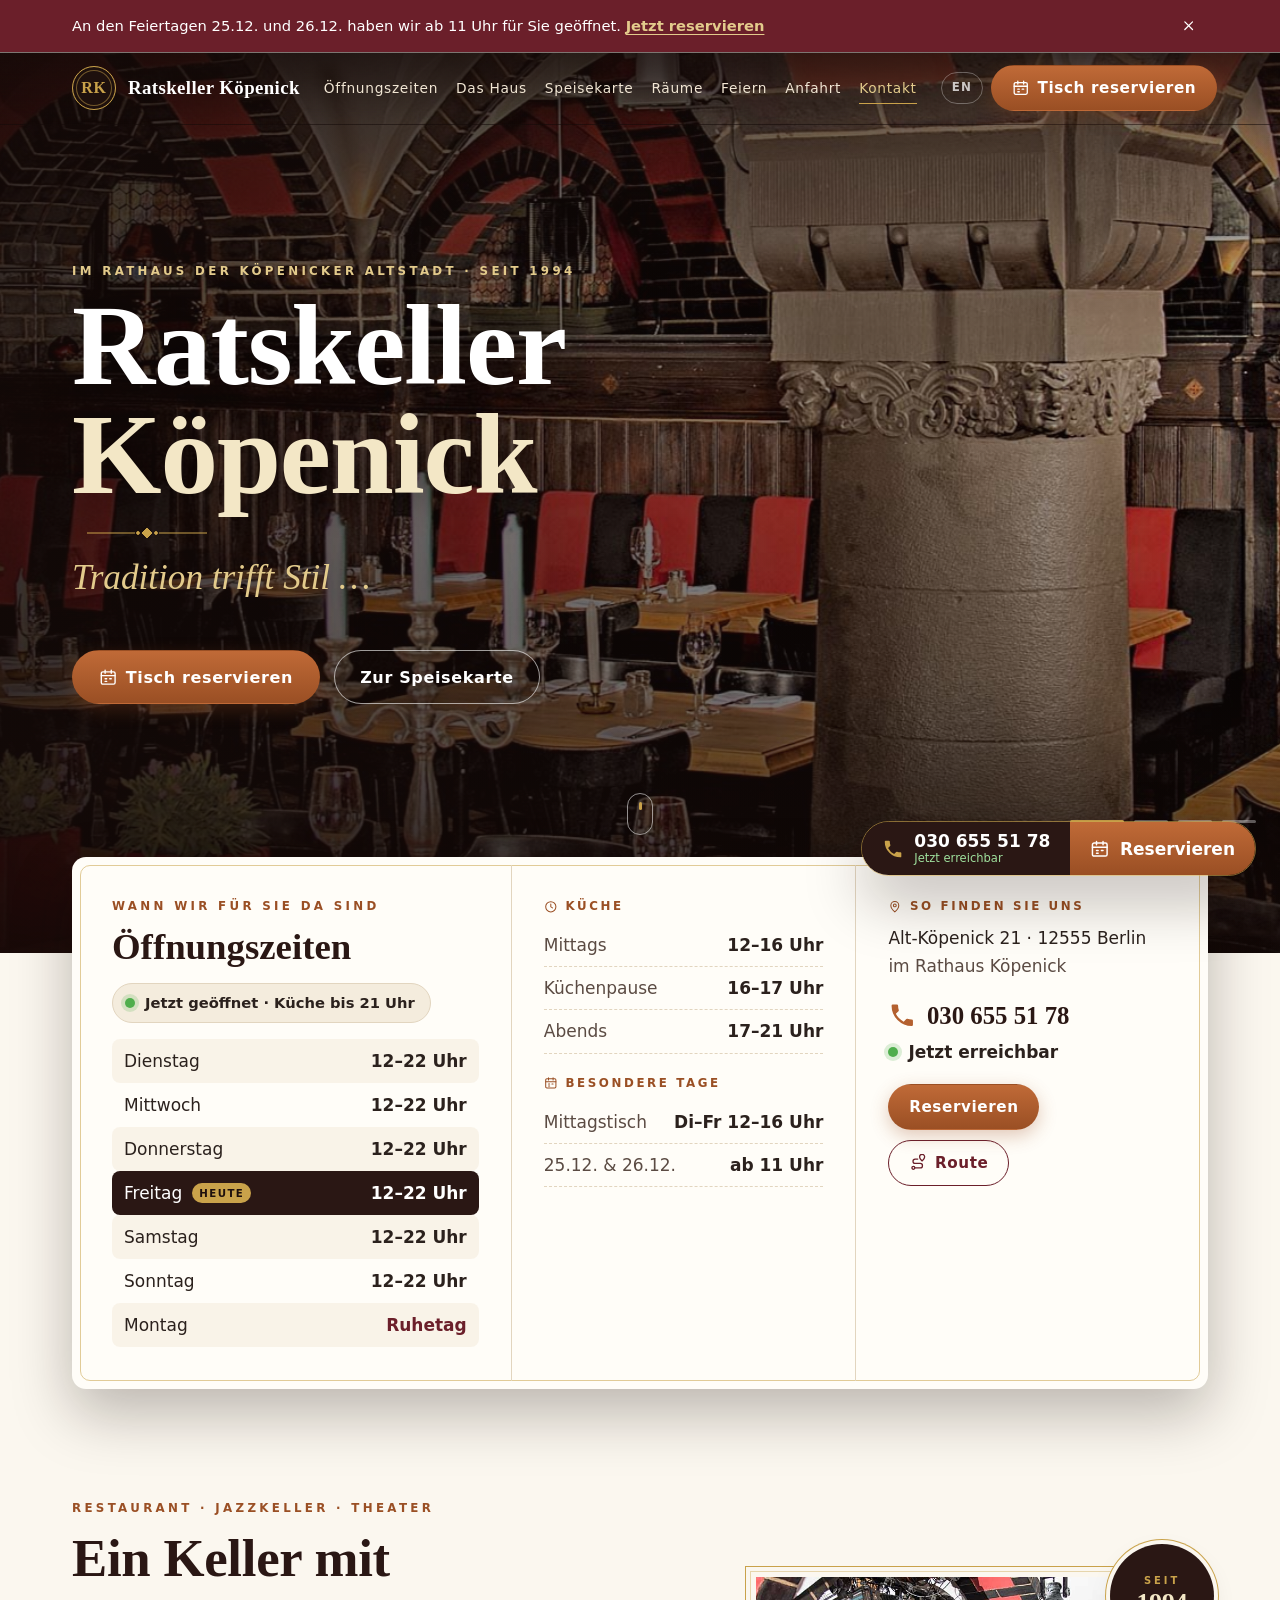
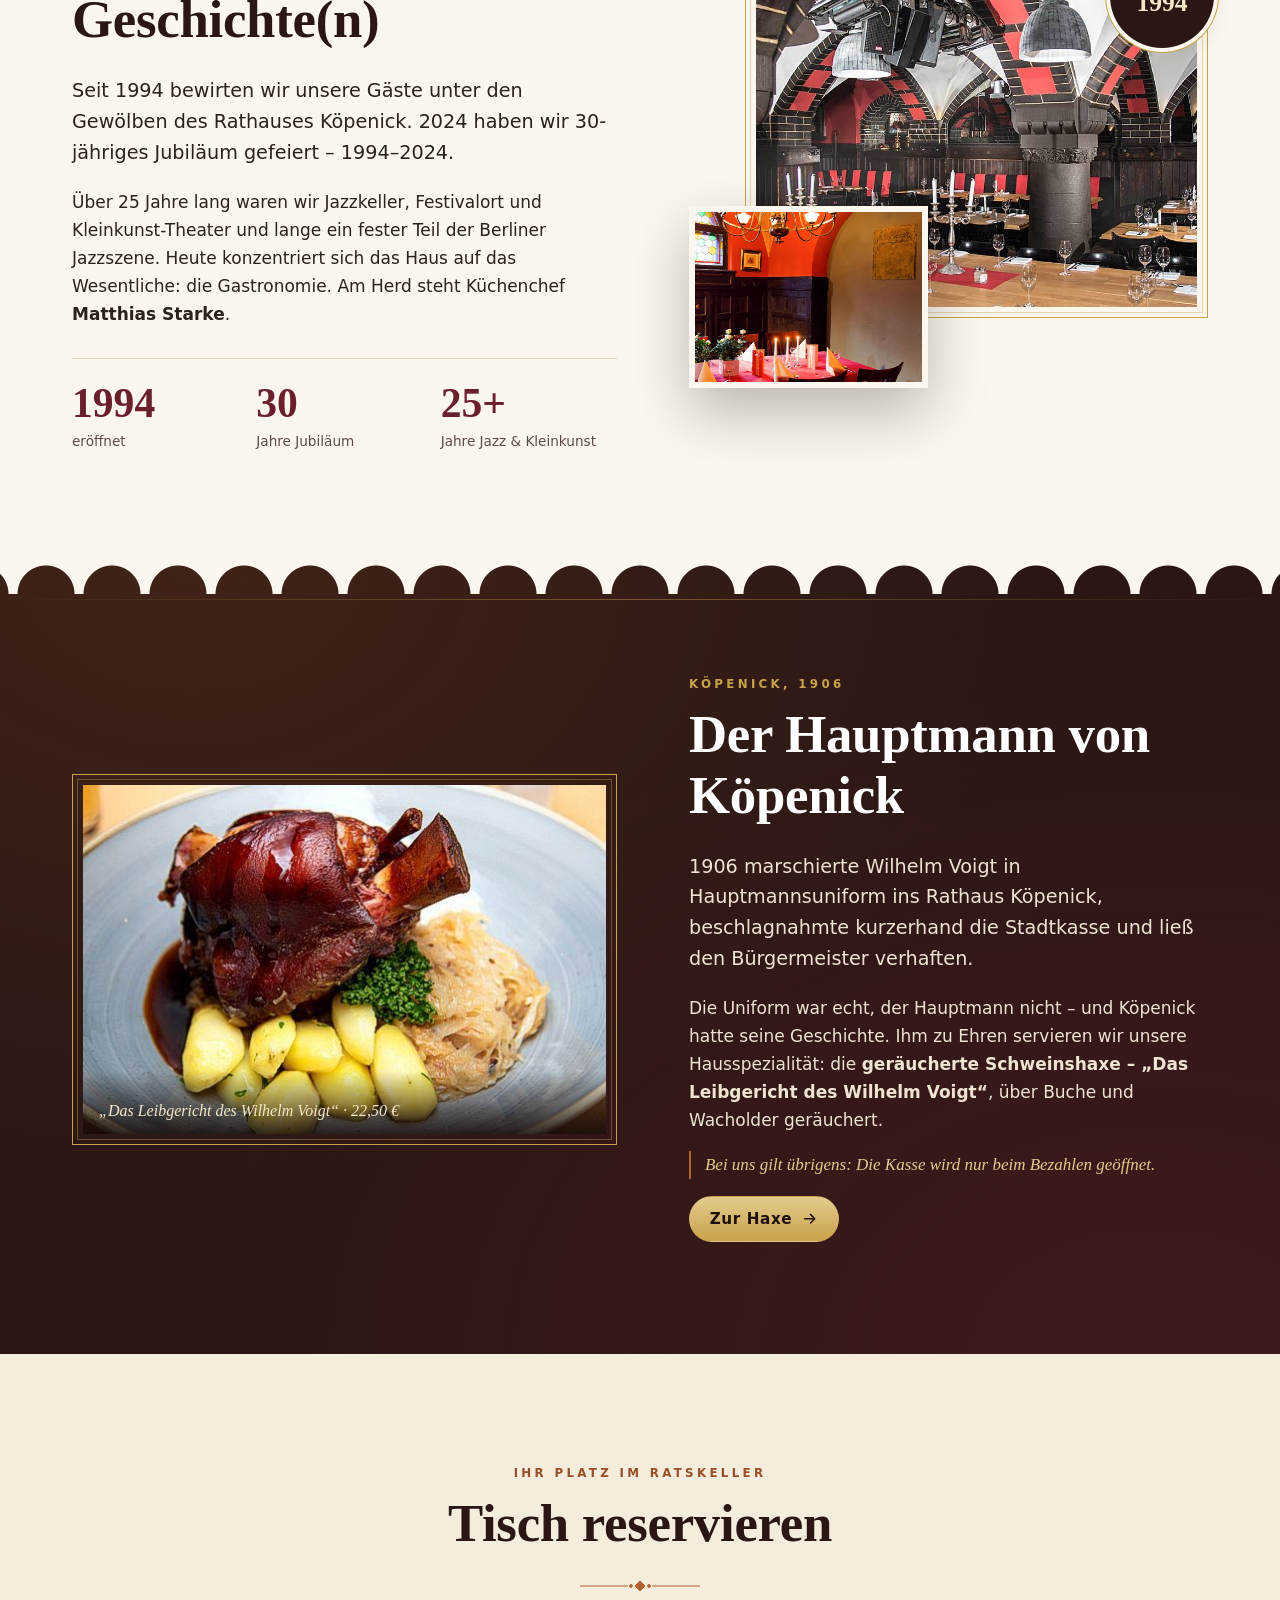
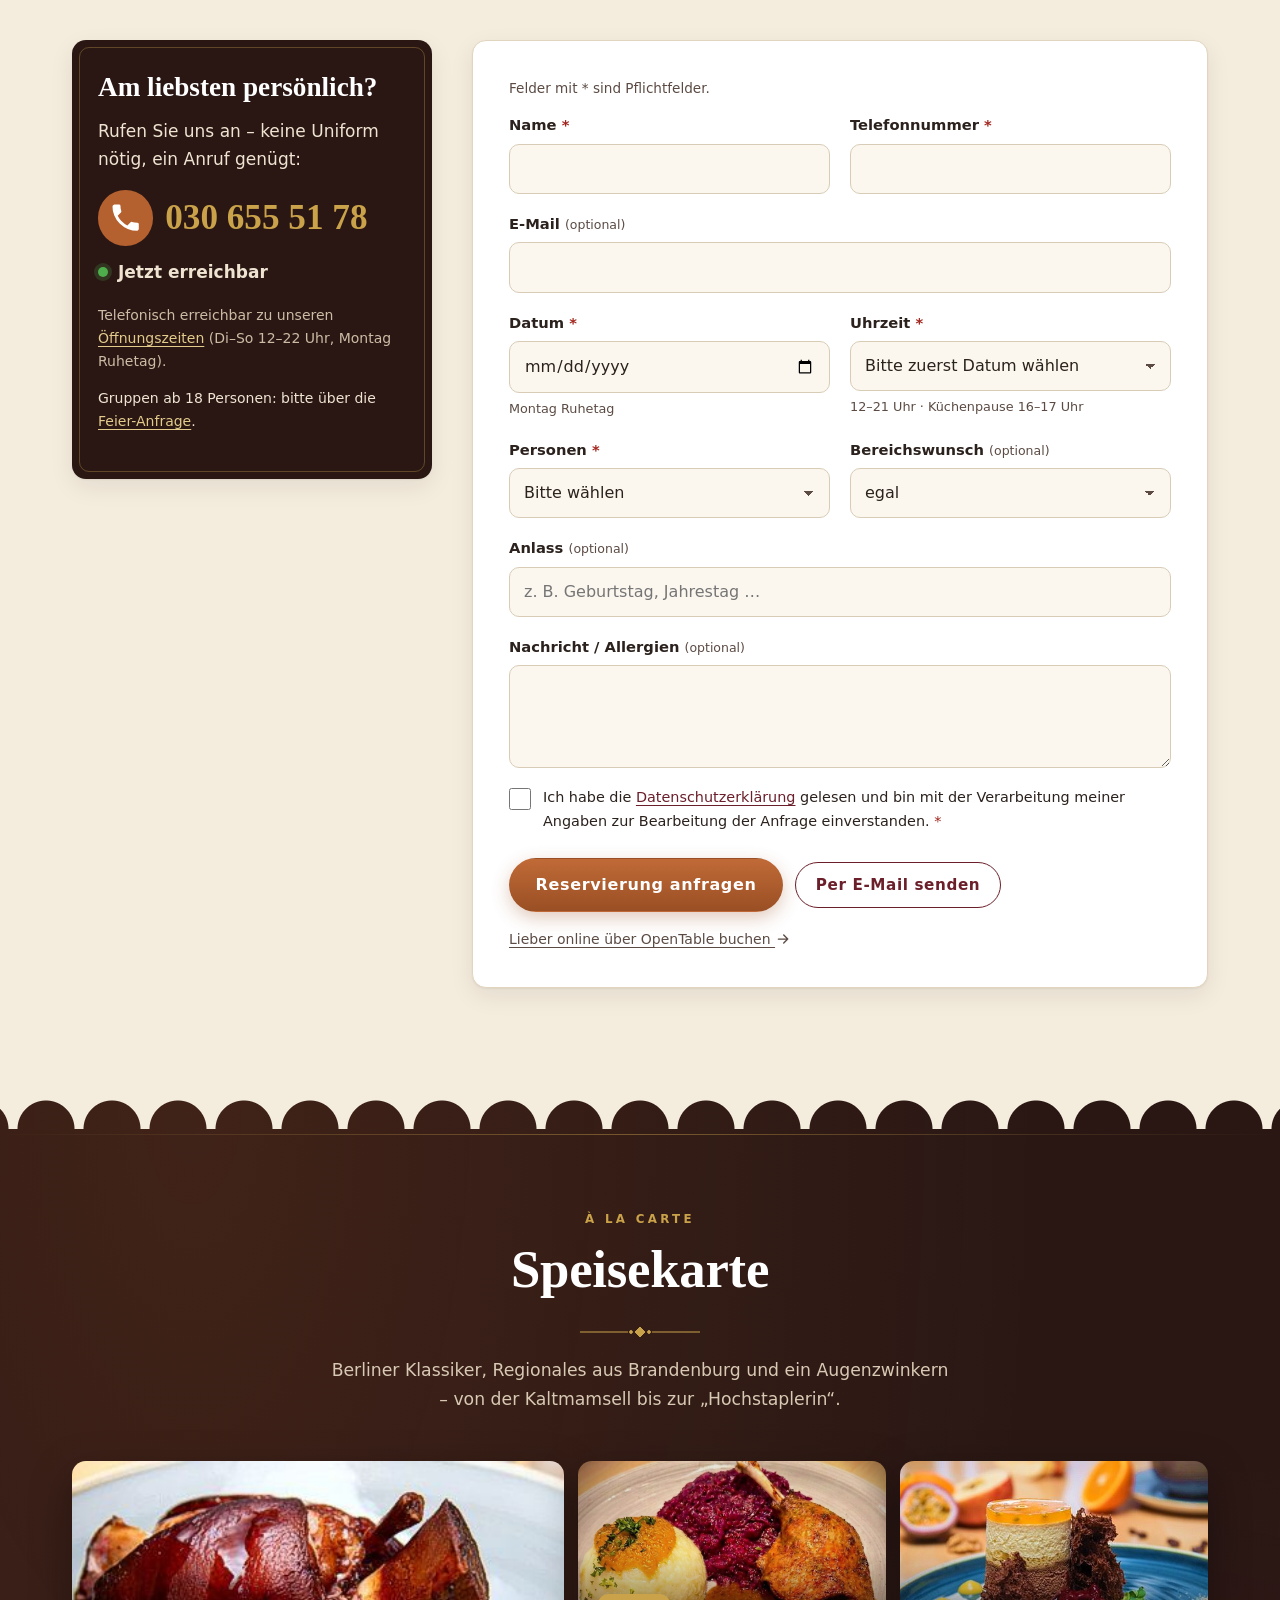
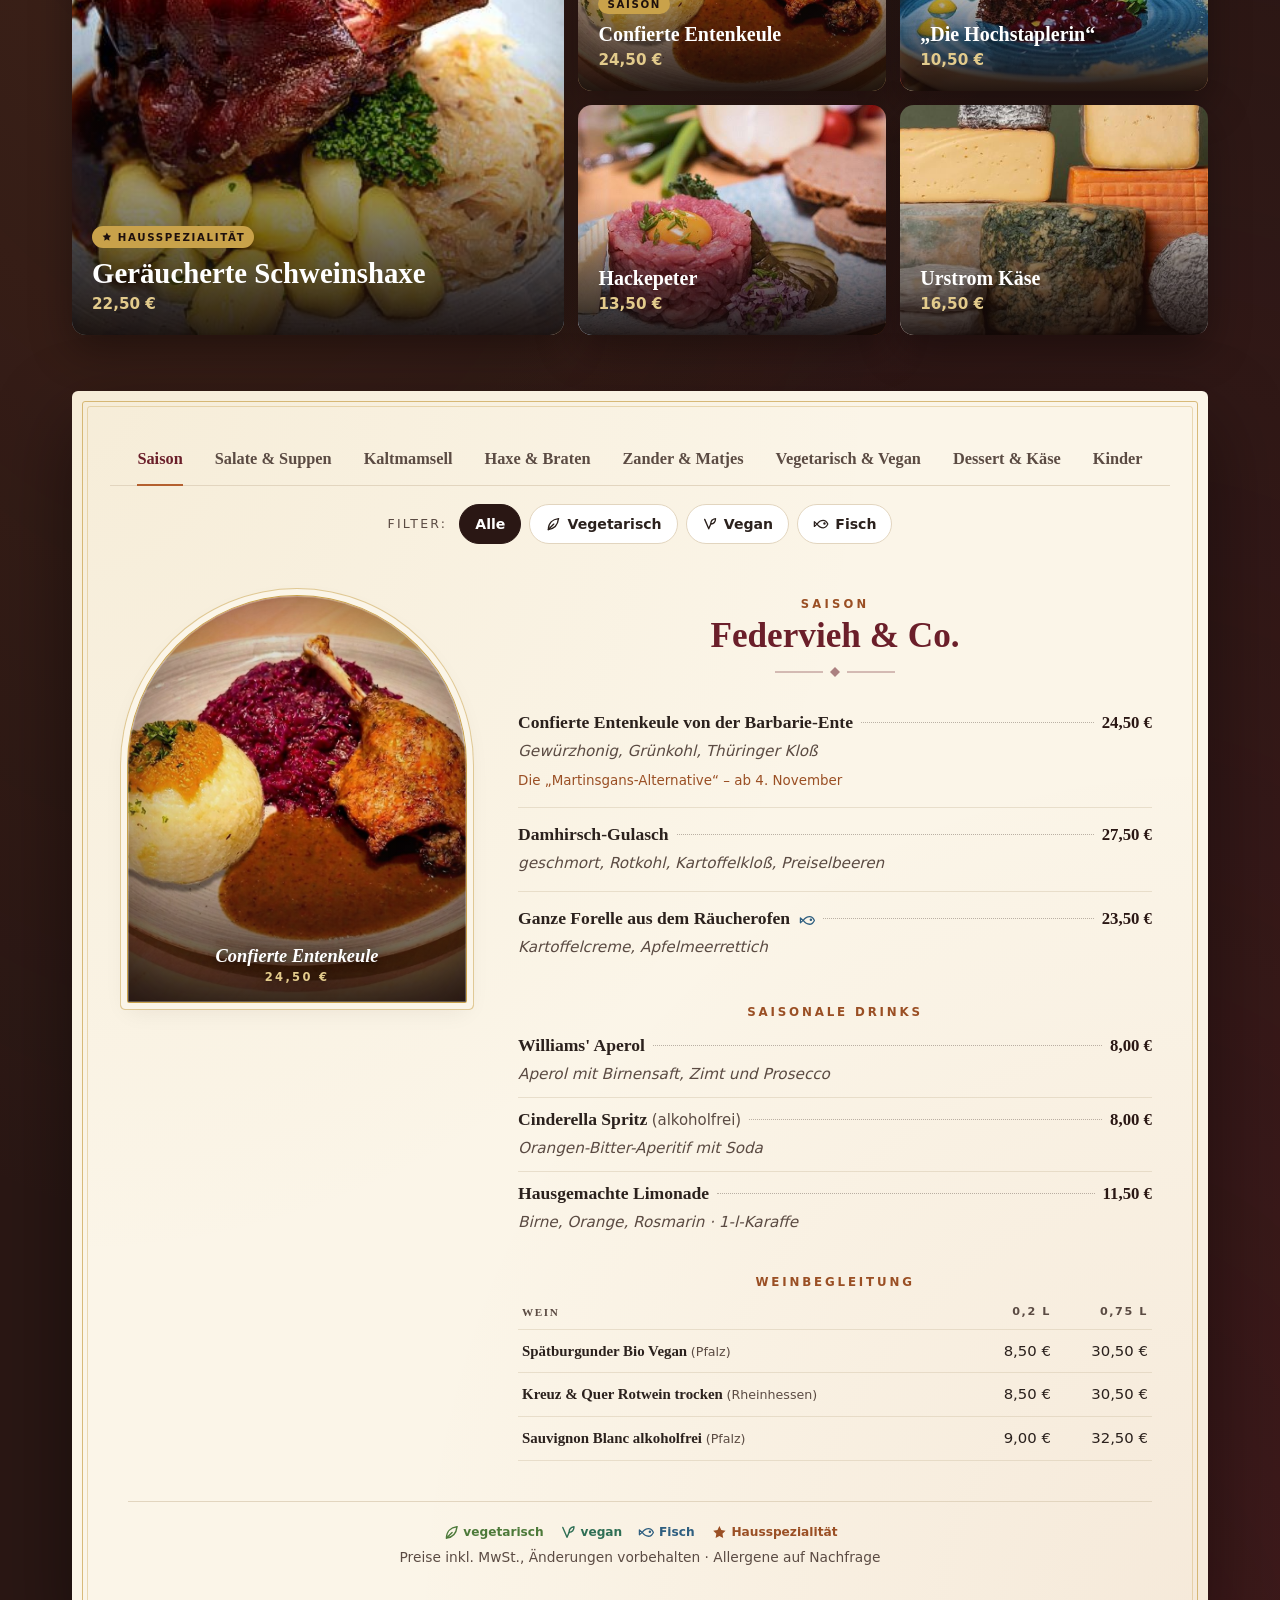
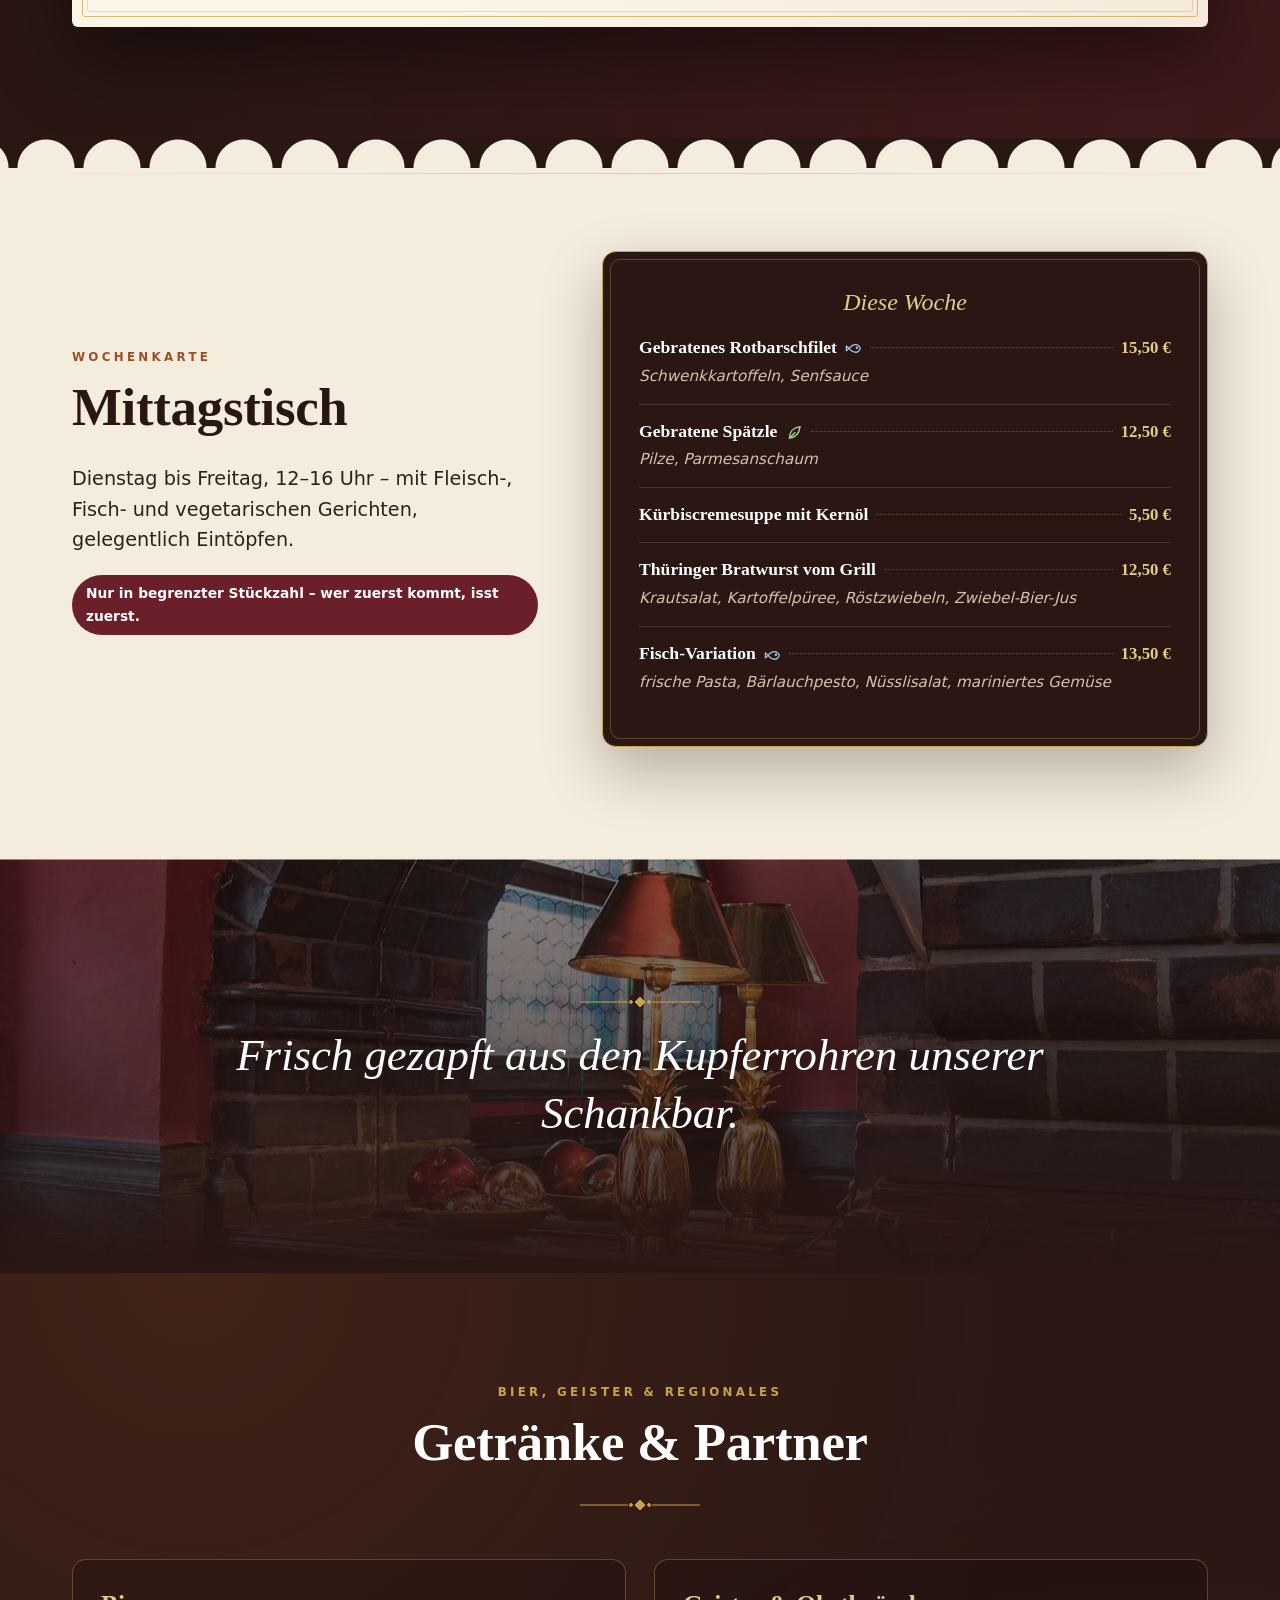
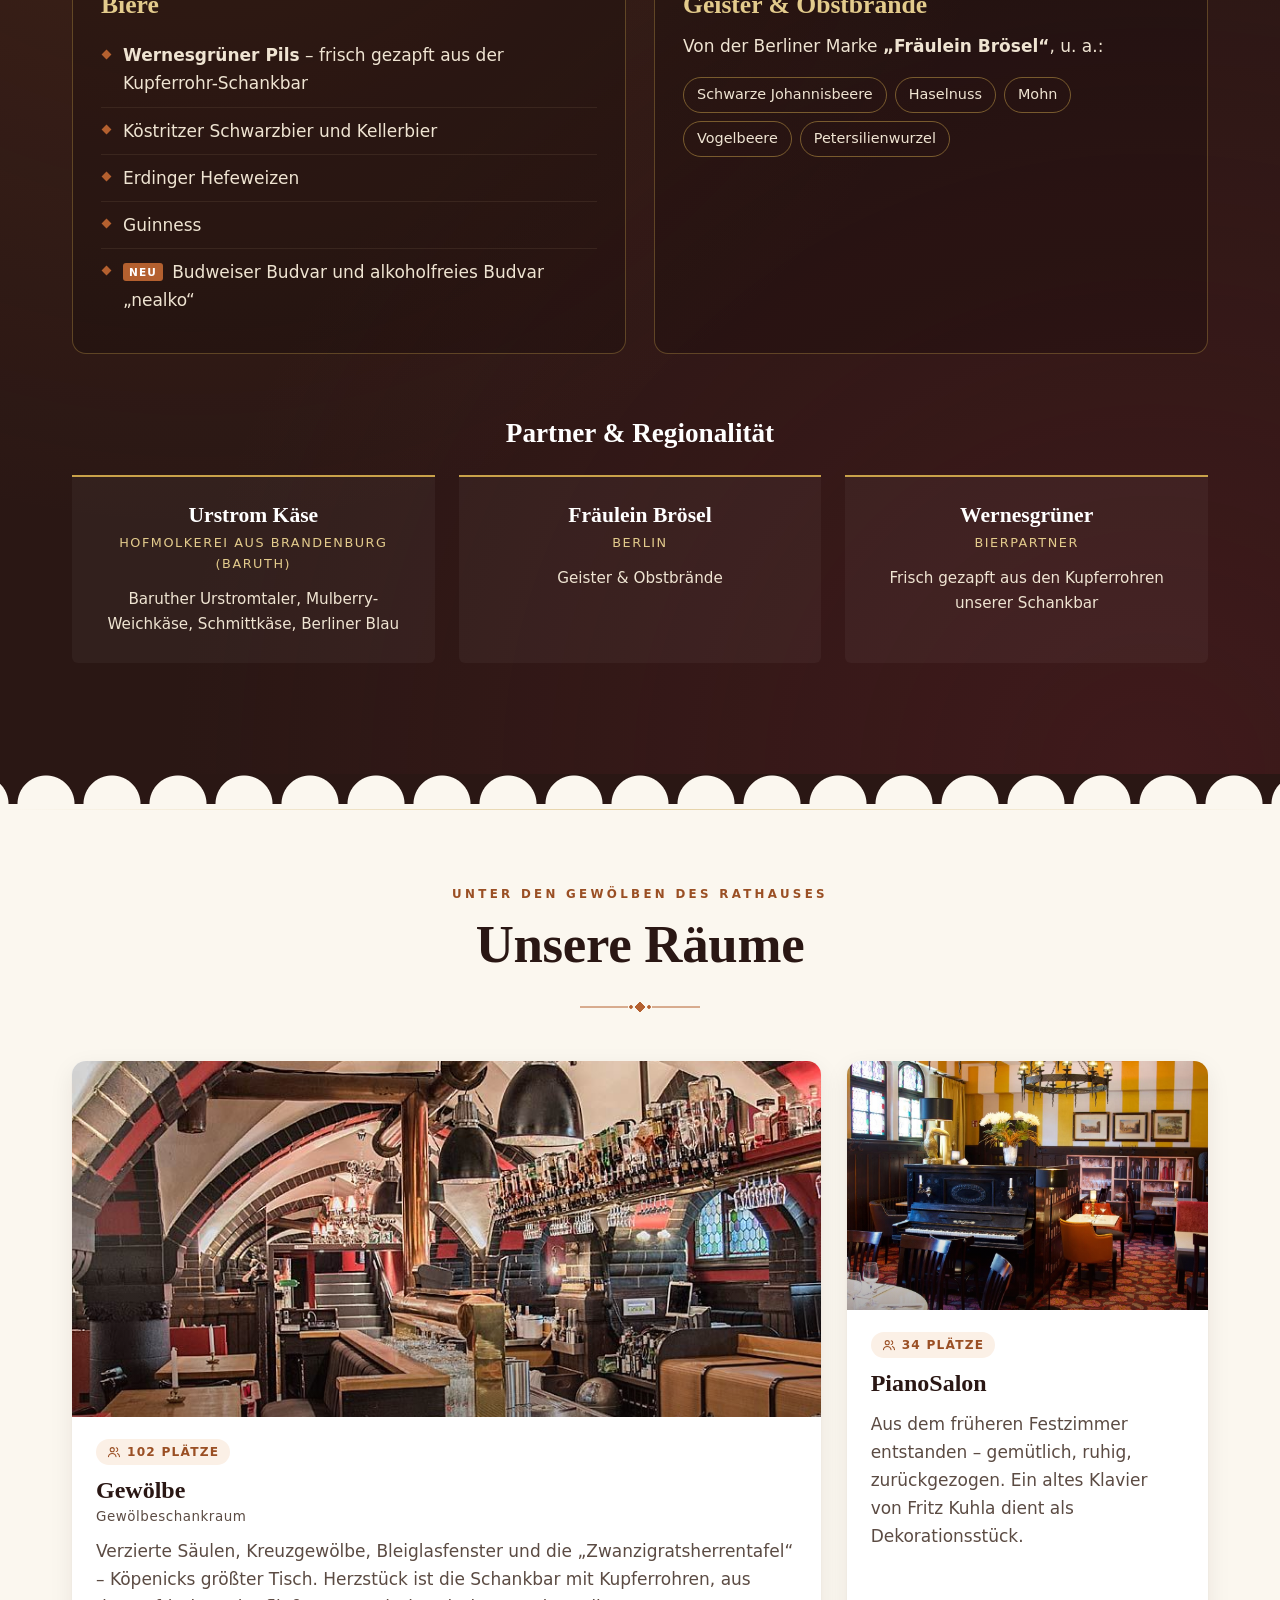
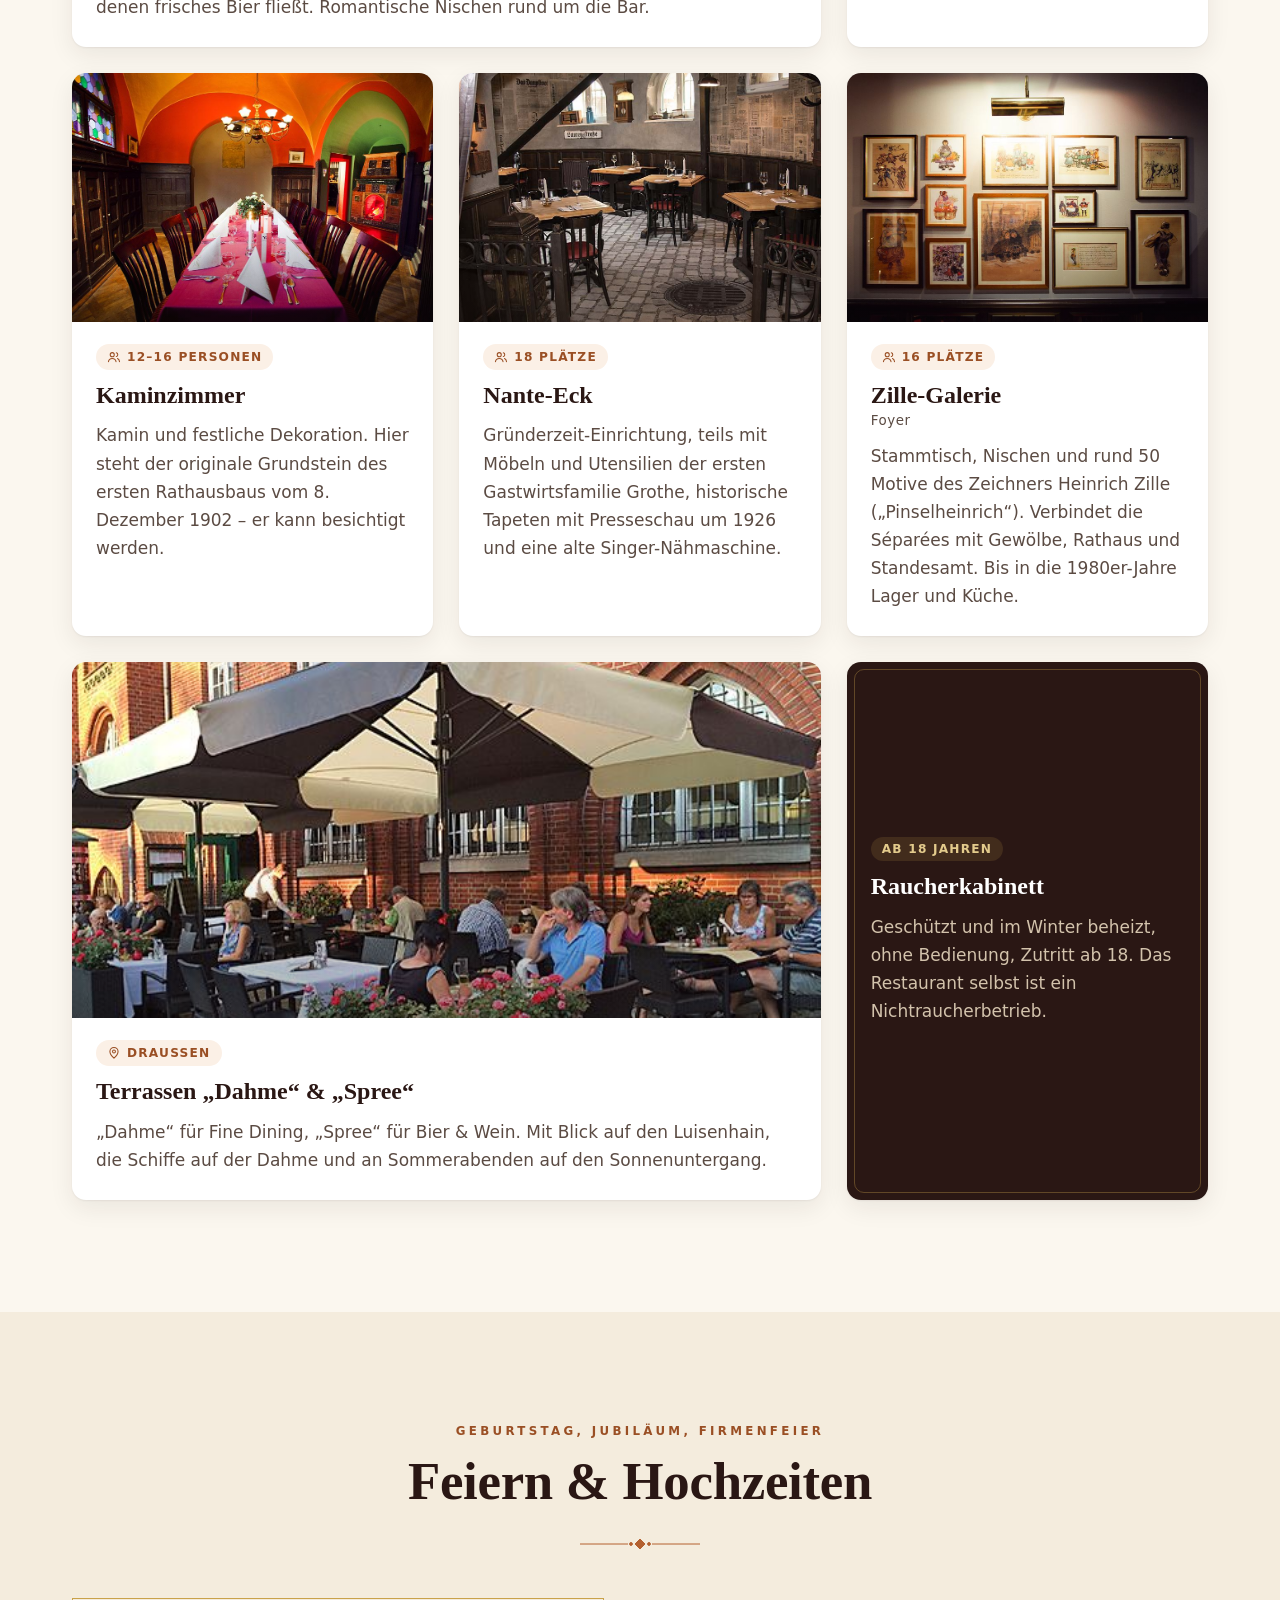
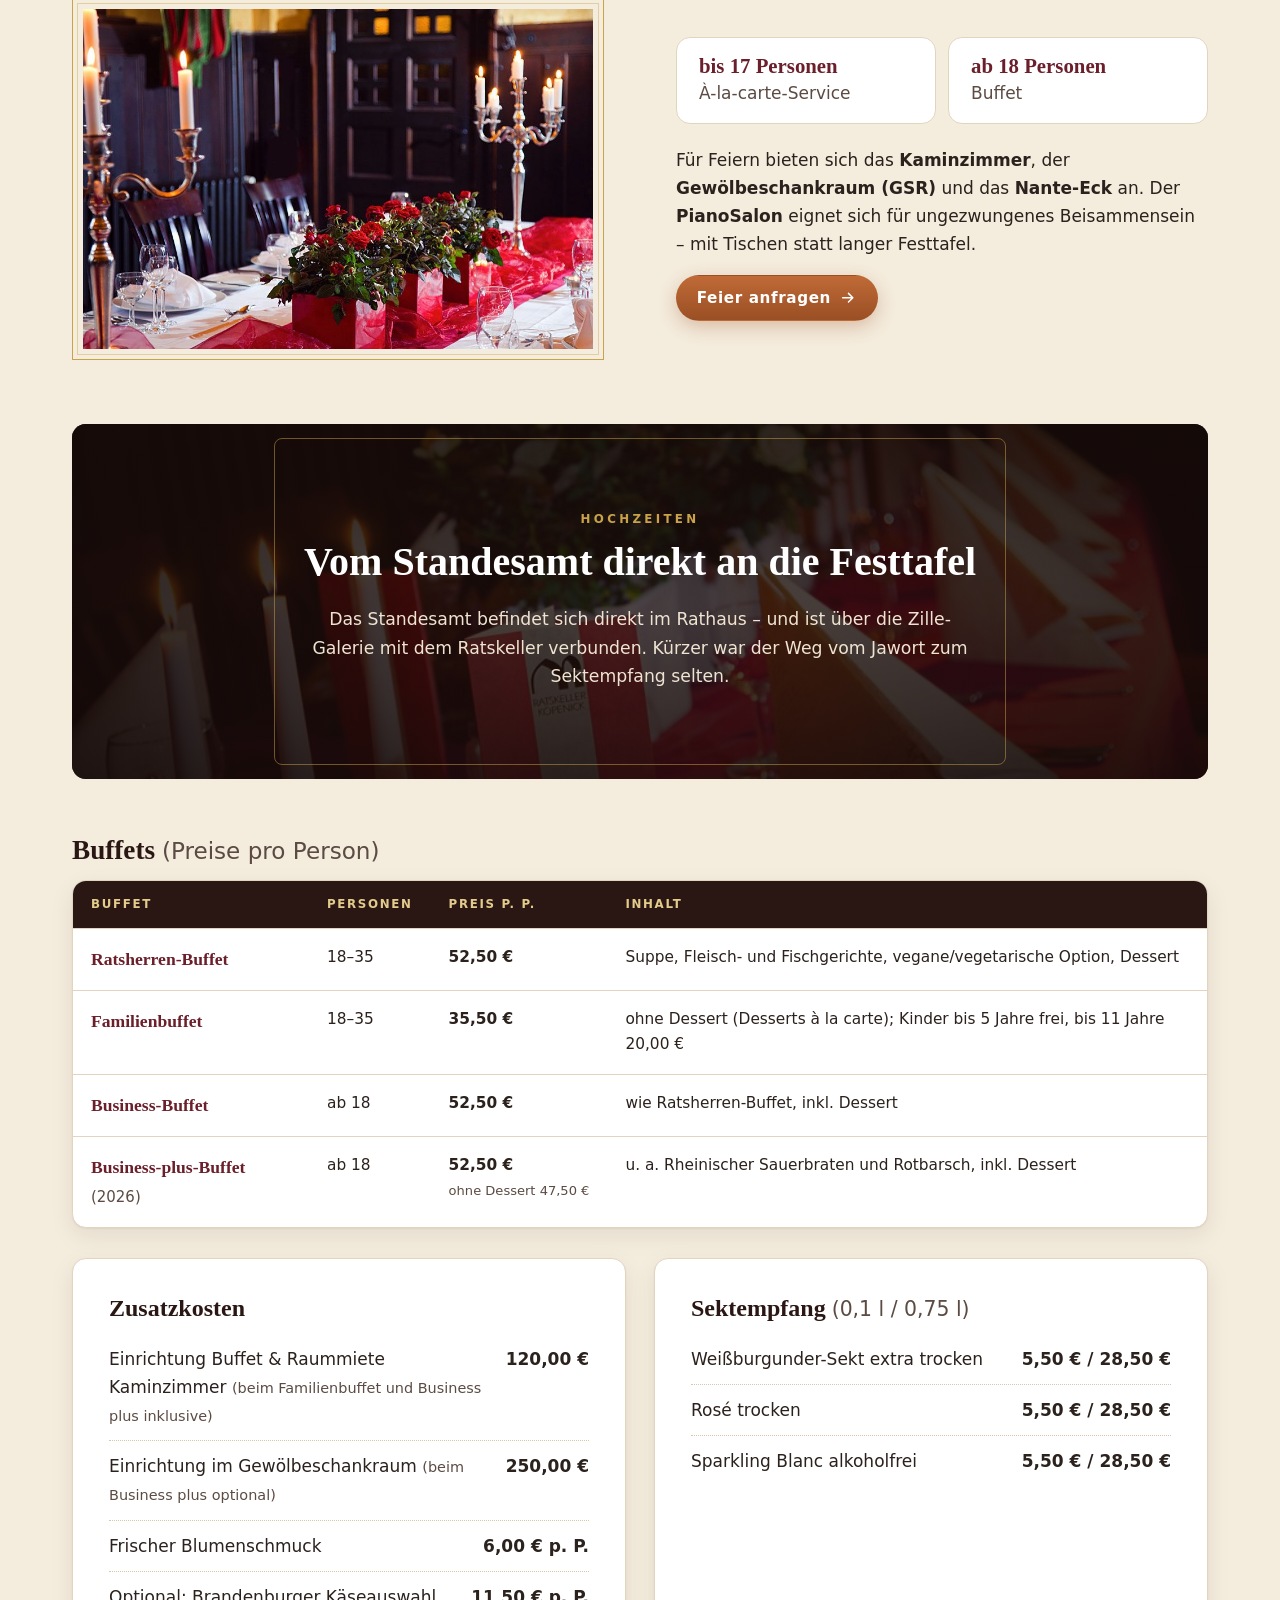
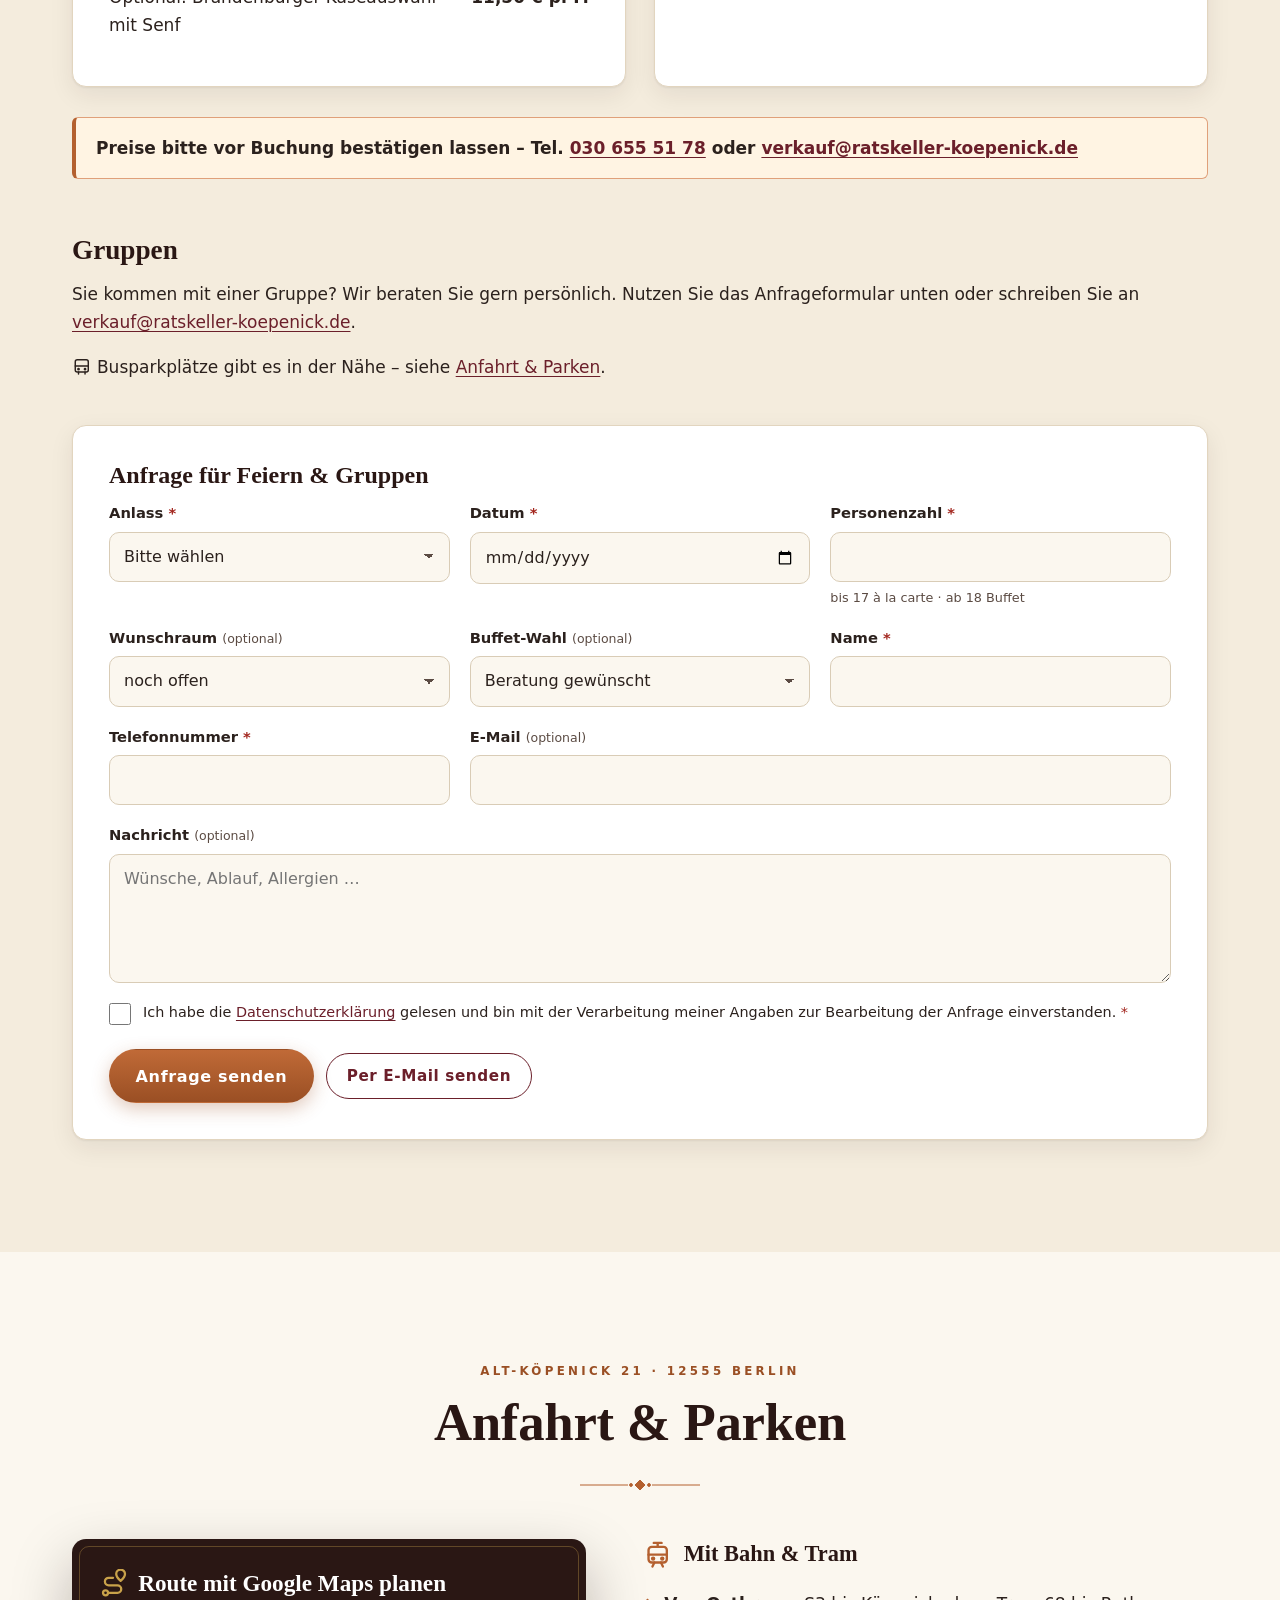
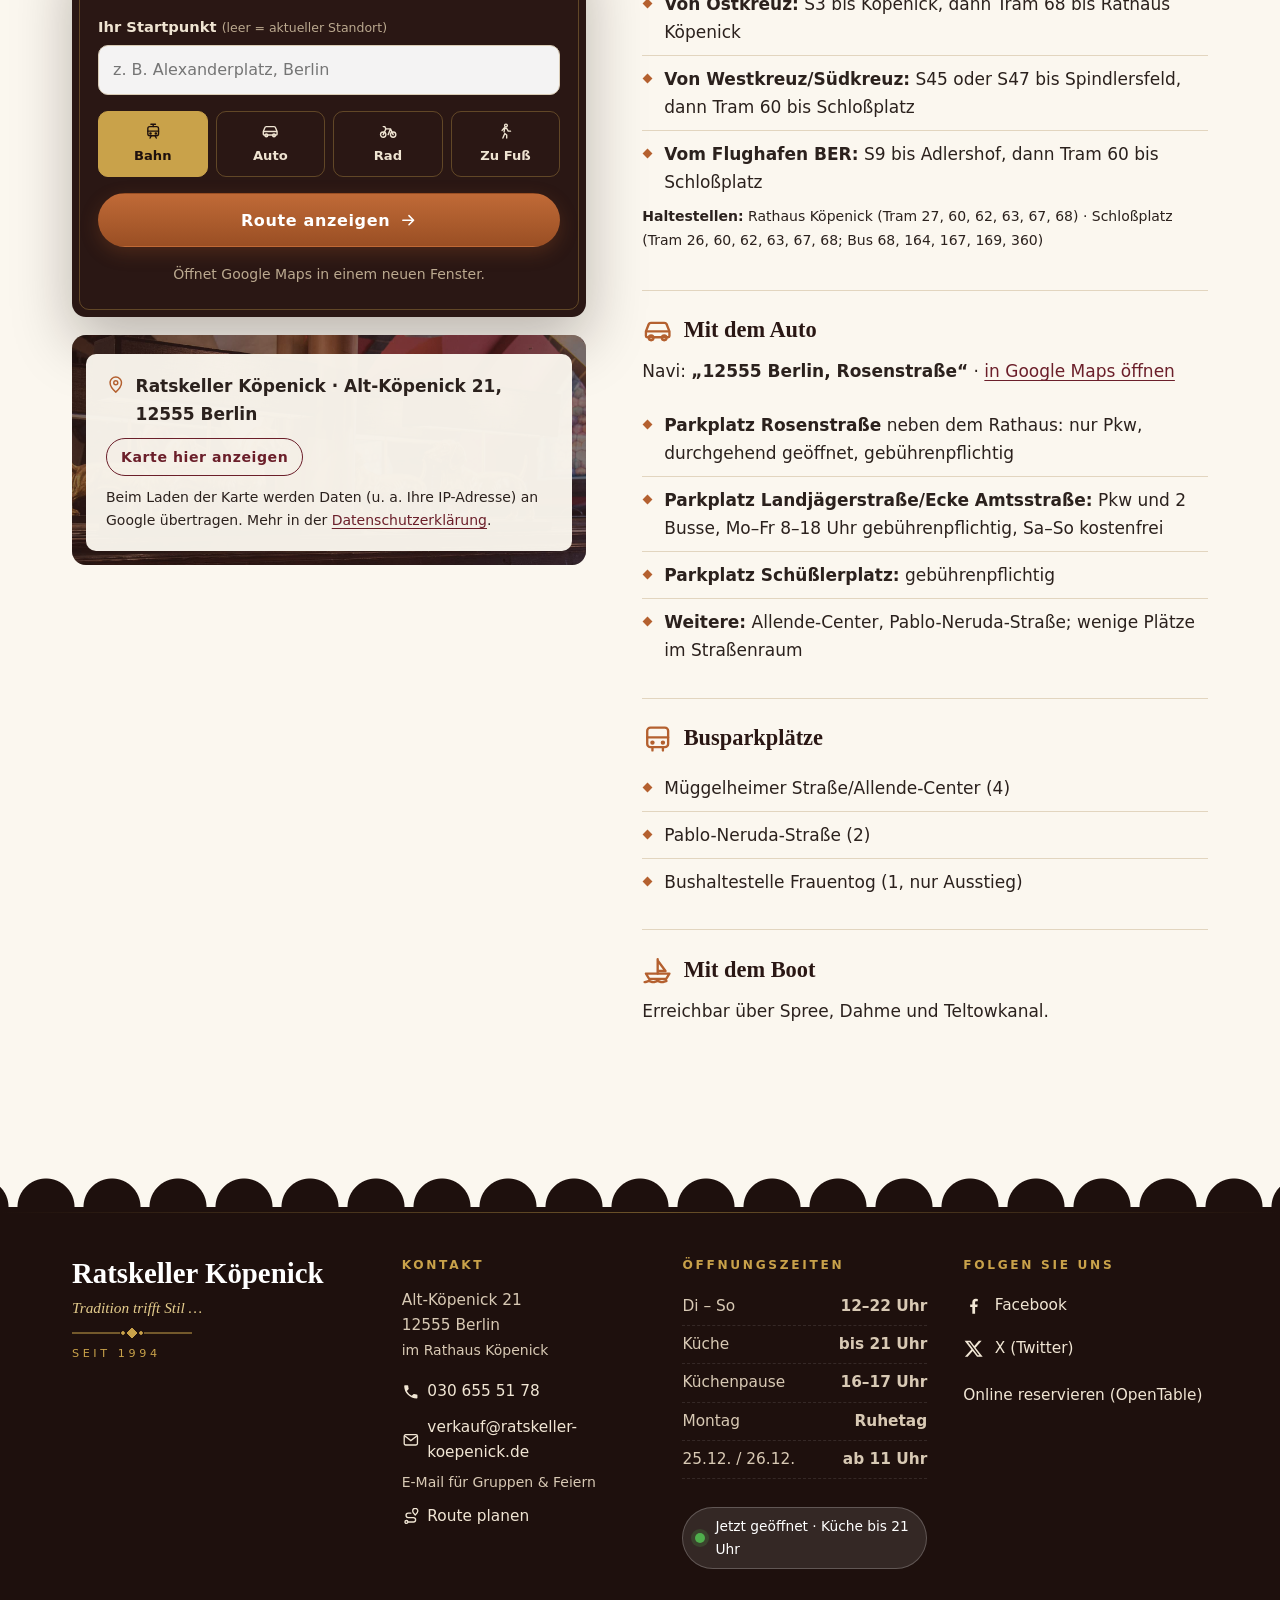
<file: index.html>
<!doctype html>
<html lang="de">
<head>
  <meta charset="utf-8">
  <meta name="viewport" content="width=device-width, initial-scale=1">
  <title>Ratskeller Köpenick – Restaurant im Rathaus Köpenick, Berlin | Tradition trifft Stil</title>
  <meta name="description" content="Ratskeller Köpenick im historischen Rathaus der Köpenicker Altstadt: Berliner und regionale Küche, Gewölbe, PianoSalon, Terrasse an der Dahme, Feiern & Hochzeiten. Di–So 12–22 Uhr. Tel. 030 655 51 78.">
  <meta name="theme-color" content="#1e100d">
  <meta name="robots" content="noindex, nofollow"><!-- Entwurf/Vorschau: vor dem Livegang auf der echten Domain entfernen -->
  <link rel="canonical" href="https://www.ratskeller-koepenick.de/">

  <!-- Open Graph -->
  <meta property="og:type" content="restaurant">
  <meta property="og:locale" content="de_DE">
  <meta property="og:site_name" content="Ratskeller Köpenick">
  <meta property="og:title" content="Ratskeller Köpenick – Tradition trifft Stil">
  <meta property="og:description" content="Restaurant im Rathaus Köpenick seit 1994. Hausspezialität: die geräucherte Schweinshaxe – das Leibgericht des Wilhelm Voigt.">
  <meta property="og:url" content="https://www.ratskeller-koepenick.de/">
  <meta property="og:image" content="https://www.ratskeller-koepenick.de/images/og-image.jpg">
  <meta name="twitter:card" content="summary_large_image">
  <meta name="twitter:site" content="@jazz_in_town">

  <link rel="icon" href="images/favicon.svg" type="image/svg+xml">
  <link rel="preload" as="image" href="images/hero-gewoelbe.jpg">
  <link rel="stylesheet" href="css/style.css">
  <script>document.documentElement.classList.add('js');</script>

  <script type="application/ld+json">
  {
    "@context": "https://schema.org",
    "@type": "Restaurant",
    "name": "Ratskeller Köpenick",
    "legalName": "Ratskeller Köpenick GmbH & Co KG",
    "slogan": "Tradition trifft Stil",
    "url": "https://www.ratskeller-koepenick.de/",
    "image": "https://www.ratskeller-koepenick.de/images/og-image.jpg",
    "telephone": "+49 30 6555178",
    "email": "verkauf@ratskeller-koepenick.de",
    "foundingDate": "1994",
    "address": {
      "@type": "PostalAddress",
      "streetAddress": "Alt-Köpenick 21",
      "postalCode": "12555",
      "addressLocality": "Berlin",
      "addressCountry": "DE"
    },
    "hasMap": "https://www.google.com/maps/search/?api=1&query=Ratskeller+K%C3%B6penick+Alt-K%C3%B6penick+21+12555+Berlin",
    "openingHoursSpecification": [
      {
        "@type": "OpeningHoursSpecification",
        "dayOfWeek": ["Tuesday", "Wednesday", "Thursday", "Friday", "Saturday", "Sunday"],
        "opens": "12:00",
        "closes": "22:00"
      }
    ],
    "servesCuisine": ["Deutsche Küche", "Berliner Küche", "Regionale Küche"],
    "priceRange": "€€",
    "acceptsReservations": "True",
    "menu": "https://www.ratskeller-koepenick.de/#speisekarte",
    "sameAs": [
      "https://www.facebook.com/RatskellerKoepenick",
      "https://x.com/jazz_in_town"
    ]
  }
  </script>

  <script src="data/config.js" defer></script>
  <script src="data/wochenkarte.js" defer></script>
  <script src="js/main.js" defer></script>
</head>
<body>

<!-- ===== Icon-Sprite ===== -->
<svg class="sprite" aria-hidden="true" focusable="false" xmlns="http://www.w3.org/2000/svg">
  <symbol id="i-phone" viewBox="0 0 24 24"><path fill="currentColor" d="M6.6 10.8a15.1 15.1 0 0 0 6.6 6.6l2.2-2.2a1 1 0 0 1 1-.25c1.12.37 2.33.57 3.6.57a1 1 0 0 1 1 1V20a1 1 0 0 1-1 1A17 17 0 0 1 3 4a1 1 0 0 1 1-1h3.5a1 1 0 0 1 1 1c0 1.25.2 2.45.57 3.57a1 1 0 0 1-.25 1z"/></symbol>
  <symbol id="i-cal" viewBox="0 0 24 24"><g fill="none" stroke="currentColor" stroke-width="1.8" stroke-linecap="round"><rect x="3" y="5" width="18" height="16" rx="2"/><path d="M3 10h18M8 3v4M16 3v4M8 14h2M14 14h2M8 17.5h2"/></g></symbol>
  <symbol id="i-clock" viewBox="0 0 24 24"><g fill="none" stroke="currentColor" stroke-width="1.8" stroke-linecap="round"><circle cx="12" cy="12" r="9"/><path d="M12 7v5l3 2"/></g></symbol>
  <symbol id="i-pin" viewBox="0 0 24 24"><g fill="none" stroke="currentColor" stroke-width="1.8"><path d="M12 21s-7-6.2-7-11.5A7 7 0 0 1 19 9.5C19 14.8 12 21 12 21z"/><circle cx="12" cy="9.5" r="2.5"/></g></symbol>
  <symbol id="i-mail" viewBox="0 0 24 24"><g fill="none" stroke="currentColor" stroke-width="1.8"><rect x="3" y="5" width="18" height="14" rx="2"/><path d="m3.5 6.5 8.5 6.5 8.5-6.5"/></g></symbol>
  <symbol id="i-leaf" viewBox="0 0 24 24"><g fill="none" stroke="currentColor" stroke-width="2" stroke-linecap="round"><path d="M5 20c0-9 6-15 15-16-1 9-6 15-15 16z"/><path d="M5 20l8-8"/></g></symbol>
  <symbol id="i-vegan" viewBox="0 0 24 24"><g fill="none" stroke="currentColor" stroke-width="2" stroke-linecap="round" stroke-linejoin="round"><path d="M4 5l6 14 3-7"/><path d="M13 12c0-5 3-7.5 7-8 0 4.5-2.5 7.5-7 8z"/></g></symbol>
  <symbol id="i-fish" viewBox="0 0 24 24"><g fill="none" stroke="currentColor" stroke-width="1.8" stroke-linejoin="round"><path d="M6 12c2.5-3.6 5.8-5.5 9.2-5.5 3 0 5.3 2.3 6.8 5.5-1.5 3.2-3.8 5.5-6.8 5.5C11.8 17.5 8.5 15.6 6 12z"/><path d="M6 12 2 8.5v7z"/><circle cx="17" cy="11" r=".9" fill="currentColor"/></g></symbol>
  <symbol id="i-star" viewBox="0 0 24 24"><path fill="currentColor" d="m12 3 2.7 5.6 6.1.9-4.4 4.3 1 6.1L12 17l-5.4 2.9 1-6.1L3.2 9.5l6.1-.9z"/></symbol>
  <symbol id="i-menu" viewBox="0 0 24 24"><path fill="none" stroke="currentColor" stroke-width="2" stroke-linecap="round" d="M4 7h16M4 12h16M4 17h16"/></symbol>
  <symbol id="i-close" viewBox="0 0 24 24"><path fill="none" stroke="currentColor" stroke-width="2" stroke-linecap="round" d="M6 6l12 12M18 6 6 18"/></symbol>
  <symbol id="i-users" viewBox="0 0 24 24"><g fill="none" stroke="currentColor" stroke-width="1.8" stroke-linecap="round"><circle cx="9" cy="8" r="3.5"/><path d="M2.5 20c.6-3.6 3.2-5.5 6.5-5.5s5.9 1.9 6.5 5.5"/><path d="M16 4.8a3.3 3.3 0 0 1 0 6.4M18 14.8c2 .7 3.2 2.4 3.5 5.2"/></g></symbol>
  <symbol id="i-tram" viewBox="0 0 24 24"><g fill="none" stroke="currentColor" stroke-width="1.8" stroke-linecap="round"><rect x="5" y="6" width="14" height="12" rx="2.5"/><path d="M5 12h14M9 3h6M12 3v3M8 21l1.5-3M16 21l-1.5-3"/><circle cx="8.5" cy="15" r=".8" fill="currentColor"/><circle cx="15.5" cy="15" r=".8" fill="currentColor"/></g></symbol>
  <symbol id="i-car" viewBox="0 0 24 24"><g fill="none" stroke="currentColor" stroke-width="1.8" stroke-linejoin="round"><path d="M3 16v-3.5l2-5A2 2 0 0 1 6.9 6h10.2a2 2 0 0 1 1.9 1.5l2 5V16a1 1 0 0 1-1 1H4a1 1 0 0 1-1-1z"/><path d="M3 12.5h18"/><circle cx="7" cy="17.5" r="1.8"/><circle cx="17" cy="17.5" r="1.8"/></g></symbol>
  <symbol id="i-walk" viewBox="0 0 24 24"><g fill="none" stroke="currentColor" stroke-width="1.8" stroke-linecap="round" stroke-linejoin="round"><circle cx="13" cy="4.5" r="1.8"/><path d="m9 21 2.5-6 2.5 2v4M8 11l3-3.5 3 1 2 3.5h3M11.5 8l-1 5"/></g></symbol>
  <symbol id="i-bike" viewBox="0 0 24 24"><g fill="none" stroke="currentColor" stroke-width="1.8" stroke-linecap="round" stroke-linejoin="round"><circle cx="5.5" cy="16.5" r="3.5"/><circle cx="18.5" cy="16.5" r="3.5"/><path d="M5.5 16.5 9 9h6l3.5 7.5M9 9 7.5 6H5.5M12 16.5 15 9"/></g></symbol>
  <symbol id="i-boat" viewBox="0 0 24 24"><g fill="none" stroke="currentColor" stroke-width="1.8" stroke-linecap="round" stroke-linejoin="round"><path d="M3 15h18l-2.5 4h-13z"/><path d="M12 4v11M12 5l6 8h-6"/><path d="M2 21.5c1.5 0 2-.8 3.3-.8s1.8.8 3.3.8 2-.8 3.4-.8 1.8.8 3.3.8 2-.8 3.4-.8"/></g></symbol>
  <symbol id="i-bus" viewBox="0 0 24 24"><g fill="none" stroke="currentColor" stroke-width="1.8" stroke-linecap="round"><rect x="4" y="3.5" width="16" height="15" rx="2.5"/><path d="M4 11h16M8 21v-2.5M16 21v-2.5"/><circle cx="8" cy="15" r=".8" fill="currentColor"/><circle cx="16" cy="15" r=".8" fill="currentColor"/></g></symbol>
  <symbol id="i-fb" viewBox="0 0 24 24"><path fill="currentColor" d="M13.5 21v-7.5H16l.4-3h-2.9V8.6c0-.9.3-1.5 1.5-1.5h1.5V4.4a20 20 0 0 0-2.3-.1c-2.3 0-3.8 1.4-3.8 3.9v2.3H8v3h2.4V21z"/></symbol>
  <symbol id="i-x" viewBox="0 0 24 24"><path fill="currentColor" d="M17.7 3h3.1l-6.8 7.8L22 21h-6.3l-4.9-6.4L5.2 21H2.1l7.3-8.3L1.8 3h6.4l4.4 5.8zm-1.1 16.2h1.7L7.4 4.7H5.6z"/></symbol>
  <symbol id="i-arrow" viewBox="0 0 24 24"><path fill="none" stroke="currentColor" stroke-width="2" stroke-linecap="round" stroke-linejoin="round" d="M5 12h14M13 6l6 6-6 6"/></symbol>
  <symbol id="i-route" viewBox="0 0 24 24"><g fill="none" stroke="currentColor" stroke-width="1.8" stroke-linecap="round" stroke-linejoin="round"><circle cx="6" cy="19" r="2"/><path d="M18 9.5S14.5 6.4 14.5 4a3.5 3.5 0 0 1 7 0c0 2.4-3.5 5.5-3.5 5.5z"/><path d="M8 19h7.5a3 3 0 0 0 0-6h-7a3 3 0 0 1 0-6H12"/></g></symbol>
  <symbol id="i-orn" viewBox="0 0 120 12"><g fill="none" stroke="currentColor" stroke-width="1"><path d="M0 6h48M72 6h48"/><path d="M60 1l5 5-5 5-5-5z" fill="currentColor"/><circle cx="51" cy="6" r="1.4" fill="currentColor"/><circle cx="69" cy="6" r="1.4" fill="currentColor"/></g></symbol>
</svg>

<a class="skip-link" href="#main">Zum Inhalt springen</a>

<!-- ===== Hinweis-Banner (Inhalt in data/config.js) ===== -->
<div id="notice-banner" class="notice" role="region" aria-label="Aktueller Hinweis" hidden>
  <div class="container notice__inner">
    <p class="notice__text"><span id="notice-text"></span> <a id="notice-link" class="notice__link" href="#reservieren" hidden></a></p>
    <button type="button" class="notice__close" id="notice-close" aria-label="Hinweis schließen"><svg class="icon"><use href="#i-close"/></svg></button>
  </div>
</div>

<!-- ===== Header ===== -->
<header class="site-header" id="top">
  <div class="container header__inner">
    <a class="brand" href="#top" aria-label="Ratskeller Köpenick – zur Startseite">
      <span class="brand__mark" aria-hidden="true">RK</span>
      <span class="brand__text"><span class="brand__name">Ratskeller Köpenick</span><span class="brand__since">seit 1994</span></span>
    </a>

    <nav class="nav" id="site-nav" aria-label="Hauptnavigation">
      <ul class="nav__list">
        <li><a href="#oeffnungszeiten">Öffnungszeiten</a></li>
        <li><a href="#haus">Das Haus</a></li>
        <li><a href="#speisekarte">Speisekarte</a></li>
        <li><a href="#raeume">Räume</a></li>
        <li><a href="#feiern">Feiern</a></li>
        <li><a href="#anfahrt">Anfahrt</a></li>
        <li><a href="#kontakt">Kontakt</a></li>
      </ul>
    </nav>

    <div class="header__actions">
      <button type="button" class="lang-switch" aria-disabled="true" title="Englische Version folgt in Kürze">EN</button><!-- TODO: englische Version -->
      <a class="btn btn--ghost-light header__phone" href="tel:+49306555178" aria-label="Anrufen: 030 655 51 78"><svg class="icon"><use href="#i-phone"/></svg><span>030 655 51 78</span></a>
      <a class="btn btn--copper header__cta" href="#reservieren" data-reserve><svg class="icon"><use href="#i-cal"/></svg><span>Tisch reservieren</span></a>
      <button type="button" class="nav-toggle" id="nav-toggle" aria-expanded="false" aria-controls="site-nav" aria-label="Menü öffnen"><svg class="icon"><use href="#i-menu"/></svg></button>
    </div>
  </div>
</header>

<main id="main">

  <!-- ===== Hero mit Bilderwechsel ===== -->
  <section class="hero" aria-labelledby="hero-title">
    <div class="hero__slides" aria-hidden="true">
      <div class="hero__slide is-active"><img src="images/hero-gewoelbe.jpg" alt="" width="2000" height="808" fetchpriority="high"></div>
      <div class="hero__slide"><img src="images/hero-pianosalon.jpg" alt="" width="2000" height="808" loading="lazy"></div>
      <div class="hero__slide"><img src="images/hero-dackel.jpg" alt="" width="2000" height="808" loading="lazy"></div>
      <div class="hero__slide"><img src="images/hero-nante-eck.jpg" alt="" width="2000" height="808" loading="lazy"></div>
    </div>
    <div class="hero__veil" aria-hidden="true"></div>
    <div class="container hero__content">
      <p class="eyebrow eyebrow--light hero__anim" style="--d:.1s">Im Rathaus der Köpenicker Altstadt · seit 1994</p>
      <h1 id="hero-title" class="hero__title hero__anim" style="--d:.25s">Ratskeller <span>Köpenick</span></h1>
      <svg class="ornament ornament--light hero__anim" style="--d:.4s" aria-hidden="true"><use href="#i-orn"/></svg>
      <p class="hero__claim hero__anim" style="--d:.5s">Tradition trifft Stil …</p>
      <div class="hero__ctas hero__anim" style="--d:.65s">
        <a class="btn btn--copper btn--lg" href="#reservieren" data-reserve><svg class="icon"><use href="#i-cal"/></svg>Tisch reservieren</a>
        <a class="btn btn--outline-light btn--lg" href="#speisekarte">Zur Speisekarte</a>
      </div>
    </div>
    <div class="hero__dots" role="group" aria-label="Bildauswahl">
      <button type="button" class="hero__dot is-active" aria-label="Bild 1: Gewölbe" aria-pressed="true"></button>
      <button type="button" class="hero__dot" aria-label="Bild 2: PianoSalon" aria-pressed="false"></button>
      <button type="button" class="hero__dot" aria-label="Bild 3: Schankbar mit Dackel-Figuren" aria-pressed="false"></button>
      <button type="button" class="hero__dot" aria-label="Bild 4: Nante-Eck" aria-pressed="false"></button>
    </div>
    <a class="hero__scroll" href="#oeffnungszeiten" aria-label="Weiter zu den Öffnungszeiten"><span></span></a>
  </section>

  <!-- ===== Öffnungszeiten (eigenes Feld) ===== -->
  <section class="hours-panel-wrap" id="oeffnungszeiten" aria-labelledby="hours-title">
    <div class="container">
      <div class="hours-panel" data-reveal>
        <div class="hours-panel__col hours-panel__main">
          <p class="eyebrow">Wann wir für Sie da sind</p>
          <h2 id="hours-title" class="hours-panel__title">Öffnungszeiten</h2>
          <p class="status-pill status-pill--dark" data-status><span class="status-pill__dot" aria-hidden="true"></span><span class="status-pill__text">Di–So 12–22 Uhr</span></p>
          <ul class="week" id="week" aria-label="Öffnungszeiten nach Wochentag">
            <li data-wd="2"><span>Dienstag</span><span>12–22 Uhr</span></li>
            <li data-wd="3"><span>Mittwoch</span><span>12–22 Uhr</span></li>
            <li data-wd="4"><span>Donnerstag</span><span>12–22 Uhr</span></li>
            <li data-wd="5"><span>Freitag</span><span>12–22 Uhr</span></li>
            <li data-wd="6"><span>Samstag</span><span>12–22 Uhr</span></li>
            <li data-wd="0"><span>Sonntag</span><span>12–22 Uhr</span></li>
            <li data-wd="1" class="week__closed"><span>Montag</span><span>Ruhetag</span></li>
          </ul>
        </div>
        <div class="hours-panel__col">
          <h3 class="hours-panel__sub"><svg class="icon"><use href="#i-clock"/></svg>Küche</h3>
          <dl class="kv">
            <div><dt>Mittags</dt><dd>12–16 Uhr</dd></div>
            <div><dt>Küchenpause</dt><dd>16–17 Uhr</dd></div>
            <div><dt>Abends</dt><dd>17–21 Uhr</dd></div>
          </dl>
          <h3 class="hours-panel__sub"><svg class="icon"><use href="#i-cal"/></svg>Besondere Tage</h3>
          <dl class="kv">
            <div><dt>Mittagstisch</dt><dd>Di–Fr 12–16 Uhr</dd></div>
            <div><dt>25.12. &amp; 26.12.</dt><dd>ab 11 Uhr</dd></div>
          </dl>
        </div>
        <div class="hours-panel__col hours-panel__contact">
          <h3 class="hours-panel__sub"><svg class="icon"><use href="#i-pin"/></svg>So finden Sie uns</h3>
          <p>Alt-Köpenick 21 · 12555 Berlin<br><span class="muted">im Rathaus Köpenick</span></p>
          <a class="hours-panel__phone" href="tel:+49306555178"><svg class="icon"><use href="#i-phone"/></svg>030 655 51 78</a>
          <p class="phone-status" data-phone-status><span class="phone-status__dot" aria-hidden="true"></span><span class="phone-status__text">Erreichbar Di–So 12–22 Uhr</span></p>
          <div class="hours-panel__btns">
            <a class="btn btn--copper" href="#reservieren" data-reserve>Reservieren</a>
            <a class="btn btn--ghost" href="https://www.google.com/maps/dir/?api=1&amp;destination=Ratskeller+K%C3%B6penick%2C+Alt-K%C3%B6penick+21%2C+12555+Berlin" target="_blank" rel="noopener" data-route-link><svg class="icon"><use href="#i-route"/></svg>Route</a>
          </div>
        </div>
      </div>
    </div>
  </section>

  <!-- ===== Das Haus / Geschichte ===== -->
  <section class="section section--paper" id="haus" aria-labelledby="haus-title">
    <div class="container split">
      <div class="split__text" data-reveal>
        <p class="eyebrow">Restaurant · Jazzkeller · Theater</p>
        <h2 id="haus-title" class="section-title">Ein Keller mit Geschichte(n)</h2>
        <p class="lead">Seit 1994 bewirten wir unsere Gäste unter den Gewölben des Rathauses Köpenick. 2024 haben wir 30-jähriges Jubiläum gefeiert – <span class="nowrap">1994–2024</span>.</p>
        <p>Über 25 Jahre lang waren wir Jazzkeller, Festivalort und Kleinkunst-Theater und lange ein fester Teil der Berliner Jazzszene. Heute konzentriert sich das Haus auf das Wesentliche: die Gastronomie. Am Herd steht Küchenchef <strong>Matthias Starke</strong>.</p>
        <ul class="facts" aria-label="Das Haus in Zahlen">
          <li><strong>1994</strong><span>eröffnet</span></li>
          <li><strong>30</strong><span>Jahre Jubiläum</span></li>
          <li><strong>25+</strong><span>Jahre Jazz &amp; Kleinkunst</span></li>
        </ul>
      </div>
      <div class="collage" data-reveal style="--d:.15s">
        <figure class="collage__main frame">
          <img src="images/raum-gewoelbe-tafel.jpg" alt="Festlich gedeckte Tafel im Gewölbeschankraum mit Kreuzgewölbe, Säulen und Kerzenleuchtern" width="808" height="603" loading="lazy">
        </figure>
        <figure class="collage__inset">
          <img src="images/raum-kaminzimmer-grundstein.jpg" alt="Kaminzimmer mit dem originalen Grundstein des Rathauses von 1902" width="904" height="603" loading="lazy">
        </figure>
        <p class="collage__badge" aria-hidden="true"><span>seit</span>1994</p>
      </div>
    </div>
  </section>

  <!-- ===== Hauptmann von Köpenick ===== -->
  <section class="section section--vault arches-top story" aria-labelledby="story-title">
    <div class="container split split--reverse">
      <div class="split__text" data-reveal>
        <p class="eyebrow eyebrow--brass">Köpenick, 1906</p>
        <h2 id="story-title" class="section-title section-title--light">Der Hauptmann von Köpenick</h2>
        <p class="lead">1906 marschierte Wilhelm Voigt in Hauptmannsuniform ins Rathaus Köpenick, beschlagnahmte kurzerhand die Stadtkasse und ließ den Bürgermeister verhaften.</p>
        <p>Die Uniform war echt, der Hauptmann nicht – und Köpenick hatte seine Geschichte. Ihm zu Ehren servieren wir unsere Hausspezialität: die <strong>geräucherte Schweinshaxe – „Das Leibgericht des Wilhelm Voigt“</strong>, über Buche und Wacholder geräuchert.</p>
        <p class="aside-joke">Bei uns gilt übrigens: Die Kasse wird nur beim Bezahlen geöffnet.</p>
        <a class="btn btn--brass" href="#karte-haxe" data-goto-dish>Zur Haxe <svg class="icon"><use href="#i-arrow"/></svg></a>
      </div>
      <figure class="split__media frame frame--dark" data-reveal style="--d:.15s">
        <img src="images/speise-schweinshaxe.jpg" alt="Geräucherte Schweinshaxe mit Sauerkraut, Kartoffeln und Bier-Jus" width="560" height="350" loading="lazy">
        <figcaption>„Das Leibgericht des Wilhelm Voigt“ · 22,50 €</figcaption>
      </figure>
    </div>
  </section>

  <!-- ===== Tisch reservieren ===== -->
  <section class="section section--cream" id="reservieren" aria-labelledby="res-title">
    <div class="container">
      <header class="section-head" data-reveal>
        <p class="eyebrow">Ihr Platz im Ratskeller</p>
        <h2 id="res-title" class="section-title">Tisch reservieren</h2>
        <svg class="ornament" aria-hidden="true"><use href="#i-orn"/></svg>
      </header>

      <div class="reserve">
        <aside class="reserve__phone" aria-labelledby="phone-title" data-reveal>
          <h3 id="phone-title" class="reserve__phone-title">Am liebsten persönlich?</h3>
          <p>Rufen Sie uns an – keine Uniform nötig, ein Anruf genügt:</p>
          <a class="big-phone" href="tel:+49306555178"><svg class="icon"><use href="#i-phone"/></svg>030 655 51 78</a>
          <p class="phone-status" data-phone-status><span class="phone-status__dot" aria-hidden="true"></span><span class="phone-status__text">Erreichbar Di–So 12–22 Uhr</span></p>
          <p class="small muted-light">Telefonisch erreichbar zu unseren <a href="#oeffnungszeiten">Öffnungszeiten</a> (Di–So 12–22 Uhr, Montag Ruhetag).</p>
          <p class="small">Gruppen ab 18 Personen: bitte über die <a href="#feiern-anfrage">Feier-Anfrage</a>.</p>
        </aside>

        <div class="reserve__form card" data-reveal style="--d:.1s">
          <form id="reserve-form" class="form" action="https://formspree.io/f/DEINE-ID" method="POST" novalidate data-kind="reservierung"><!-- TODO: Formular-ID in data/config.js eintragen -->
            <input type="hidden" name="_subject" value="Tischreservierung über die Webseite">
            <p class="form__note">Felder mit <span aria-hidden="true">*</span><span class="sr-only">Stern</span> sind Pflichtfelder.</p>

            <div class="form__grid">
              <div class="field">
                <label for="r-name">Name <span class="req" aria-hidden="true">*</span></label>
                <input id="r-name" name="name" type="text" autocomplete="name" required aria-describedby="r-name-err">
                <p class="field__error" id="r-name-err" aria-live="polite"></p>
              </div>
              <div class="field">
                <label for="r-tel">Telefonnummer <span class="req" aria-hidden="true">*</span></label>
                <input id="r-tel" name="telefon" type="tel" autocomplete="tel" inputmode="tel" required aria-describedby="r-tel-err">
                <p class="field__error" id="r-tel-err" aria-live="polite"></p>
              </div>
              <div class="field field--full">
                <label for="r-mail">E-Mail <span class="opt">(optional)</span></label>
                <input id="r-mail" name="email" type="email" autocomplete="email" aria-describedby="r-mail-err">
                <p class="field__error" id="r-mail-err" aria-live="polite"></p>
              </div>
              <div class="field">
                <label for="r-date">Datum <span class="req" aria-hidden="true">*</span></label>
                <input id="r-date" name="datum" type="date" required aria-describedby="r-date-hint r-date-err">
                <p class="field__hint" id="r-date-hint">Montag Ruhetag</p>
                <p class="field__error" id="r-date-err" aria-live="polite"></p>
              </div>
              <div class="field">
                <label for="r-time">Uhrzeit <span class="req" aria-hidden="true">*</span></label>
                <select id="r-time" name="uhrzeit" required aria-describedby="r-time-hint r-time-err">
                  <option value="">Bitte zuerst Datum wählen</option>
                </select>
                <p class="field__hint" id="r-time-hint">12–21 Uhr · Küchenpause 16–17 Uhr</p>
                <p class="field__error" id="r-time-err" aria-live="polite"></p>
              </div>
              <div class="field">
                <label for="r-pers">Personen <span class="req" aria-hidden="true">*</span></label>
                <select id="r-pers" name="personen" required aria-describedby="r-pers-err">
                  <option value="">Bitte wählen</option>
                </select>
                <p class="field__error" id="r-pers-err" aria-live="polite"></p>
              </div>
              <div class="field">
                <label for="r-area">Bereichswunsch <span class="opt">(optional)</span></label>
                <select id="r-area" name="bereich">
                  <option>egal</option>
                  <option>Gewölbe</option>
                  <option>PianoSalon</option>
                  <option>Kaminzimmer</option>
                  <option>Nante-Eck</option>
                  <option>Zille-Galerie</option>
                  <option>Terrasse</option>
                </select>
              </div>
              <div class="group-hint field--full" id="group-hint" hidden role="status">
                <p><strong>Für Gruppen ab 18 Personen bieten wir Buffets an</strong> – bitte nutzen Sie unsere <a href="#feiern-anfrage">Feier-Anfrage</a>.</p>
              </div>
              <div class="field field--full">
                <label for="r-occ">Anlass <span class="opt">(optional)</span></label>
                <input id="r-occ" name="anlass" type="text" placeholder="z. B. Geburtstag, Jahrestag …">
              </div>
              <div class="field field--full">
                <label for="r-msg">Nachricht / Allergien <span class="opt">(optional)</span></label>
                <textarea id="r-msg" name="nachricht" rows="3"></textarea>
              </div>
              <div class="field field--full field--check">
                <input id="r-privacy" name="datenschutz" type="checkbox" value="ja" required aria-describedby="r-privacy-err">
                <label for="r-privacy">Ich habe die <a href="datenschutz.html">Datenschutzerklärung</a> gelesen und bin mit der Verarbeitung meiner Angaben zur Bearbeitung der Anfrage einverstanden. <span class="req" aria-hidden="true">*</span></label>
                <p class="field__error" id="r-privacy-err" aria-live="polite"></p>
              </div>
            </div>

            <div class="form__actions">
              <button type="submit" class="btn btn--copper btn--lg">Reservierung anfragen</button>
              <button type="button" class="btn btn--ghost" data-mailto>Per E-Mail senden</button>
            </div>
            <p class="form__status" role="status" aria-live="polite"></p>
            <p class="small form__alt"><a href="#OPENTABLE-LINK" data-opentable rel="noopener">Lieber online über OpenTable buchen <svg class="icon"><use href="#i-arrow"/></svg></a></p>
          </form>
          <div class="form-success" hidden tabindex="-1">
            <svg class="ornament" aria-hidden="true"><use href="#i-orn"/></svg>
            <h3>Vielen Dank!</h3>
            <p>Ihre Anfrage ist eingegangen. Die Reservierung ist erst nach unserer Bestätigung verbindlich.</p>
            <p class="small form-success__demo" hidden>Demo-Modus: Es ist noch kein Formular-Dienst eingetragen – diese Anfrage wurde <strong>nicht</strong> versendet.</p>
            <button type="button" class="btn btn--ghost" data-reset>Neue Anfrage</button>
          </div>
        </div>
      </div>
    </div>
  </section>

  <!-- ===== Speisekarte ===== -->
  <section class="section section--vault arches-top" id="speisekarte" aria-labelledby="menu-title">
    <div class="container">
      <header class="section-head section-head--light" data-reveal>
        <p class="eyebrow eyebrow--brass">À la carte</p>
        <h2 id="menu-title" class="section-title section-title--light">Speisekarte</h2>
        <svg class="ornament ornament--light" aria-hidden="true"><use href="#i-orn"/></svg>
        <p class="section-intro">Berliner Klassiker, Regionales aus Brandenburg und ein Augenzwinkern – von der Kaltmamsell bis zur „Hochstaplerin“.</p>
      </header>

      <!-- Signature-Gerichte -->
      <ul class="signature" aria-label="Gerichte aus unserer Küche">
        <li class="signature__item signature__item--main" data-reveal>
          <img src="images/speise-schweinshaxe.jpg" alt="Geräucherte Schweinshaxe mit Sauerkraut und Kartoffeln" width="560" height="350" loading="lazy">
          <div class="signature__cap"><span class="signature__badge"><svg class="icon"><use href="#i-star"/></svg>Hausspezialität</span><strong>Geräucherte Schweinshaxe</strong><span>22,50 €</span></div>
        </li>
        <li class="signature__item" data-reveal style="--d:.08s">
          <img src="images/karte-entenkeule.jpg" alt="Confierte Entenkeule mit Rotkohl, Kloß und Jus" width="900" height="900" loading="lazy">
          <div class="signature__cap"><span class="signature__badge">Saison</span><strong>Confierte Entenkeule</strong><span>24,50 €</span></div>
        </li>
        <li class="signature__item" data-reveal style="--d:.16s">
          <img src="images/speise-hochstaplerin.jpg" alt="Dessert „Die Hochstaplerin“ mit Schokoladenmousse, Kirschen und Passionsfrucht" width="560" height="350" loading="lazy">
          <div class="signature__cap"><strong>„Die Hochstaplerin“</strong><span>10,50 €</span></div>
        </li>
        <li class="signature__item" data-reveal style="--d:.24s">
          <img src="images/speise-hackepeter.jpg" alt="Hackepeter mit Eigelb, Zwiebeln, Gewürzgurke und Sauerteigbrot" width="560" height="350" loading="lazy">
          <div class="signature__cap"><strong>Hackepeter</strong><span>13,50 €</span></div>
        </li>
        <li class="signature__item" data-reveal style="--d:.32s">
          <img src="images/speise-urstrom-kaese.jpg" alt="Regionale Käseauswahl „Urstrom Käse“ der Hofmolkerei Baruth" width="520" height="350" loading="lazy">
          <div class="signature__cap"><strong>Urstrom Käse</strong><span>16,50 €</span></div>
        </li>
      </ul>

      <!-- Die Karte -->
      <div class="menu-book" data-reveal>
        <div class="menu-book__top">
          <div class="menu-tabs" role="tablist" aria-label="Kategorien der Speisekarte">
            <button type="button" role="tab" id="tab-saison" aria-controls="panel-saison" aria-selected="true">Saison</button>
            <button type="button" role="tab" id="tab-salate" aria-controls="panel-salate" aria-selected="false" tabindex="-1">Salate &amp; Suppen</button>
            <button type="button" role="tab" id="tab-kalt" aria-controls="panel-kalt" aria-selected="false" tabindex="-1">Kaltmamsell</button>
            <button type="button" role="tab" id="tab-haxe" aria-controls="panel-haxe" aria-selected="false" tabindex="-1">Haxe &amp; Braten</button>
            <button type="button" role="tab" id="tab-fisch" aria-controls="panel-fisch" aria-selected="false" tabindex="-1">Zander &amp; Matjes</button>
            <button type="button" role="tab" id="tab-veg" aria-controls="panel-veg" aria-selected="false" tabindex="-1">Vegetarisch &amp; Vegan</button>
            <button type="button" role="tab" id="tab-dessert" aria-controls="panel-dessert" aria-selected="false" tabindex="-1">Dessert &amp; Käse</button>
            <button type="button" role="tab" id="tab-kinder" aria-controls="panel-kinder" aria-selected="false" tabindex="-1">Kinder</button>
          </div>
          <div class="filter" role="group" aria-label="Speisekarte filtern">
            <span class="filter__label">Filter:</span>
            <button type="button" class="chip" data-filter="alle" aria-pressed="true">Alle</button>
            <button type="button" class="chip" data-filter="vegetarisch" aria-pressed="false"><svg class="icon"><use href="#i-leaf"/></svg>Vegetarisch</button>
            <button type="button" class="chip" data-filter="vegan" aria-pressed="false"><svg class="icon"><use href="#i-vegan"/></svg>Vegan</button>
            <button type="button" class="chip" data-filter="fisch" aria-pressed="false"><svg class="icon"><use href="#i-fish"/></svg>Fisch</button>
          </div>
        </div>

        <div class="menu-book__page">
          <p class="filter-empty" id="filter-empty" hidden>In dieser Auswahl gibt es aktuell keine Gerichte.</p>

          <!-- Saison -->
          <section class="menu-panel menu-panel--img" role="tabpanel" id="panel-saison" aria-labelledby="tab-saison">
            <figure class="menu-panel__img"><img src="images/karte-entenkeule.jpg" alt="" width="900" height="900" loading="lazy"><figcaption>Confierte Entenkeule <span>24,50 €</span></figcaption></figure>
            <div class="menu-panel__body">
              <h3 class="menu-panel__title"><span class="menu-panel__kicker">Saison</span>Federvieh &amp; Co.</h3>
              <ul class="dishes">
                <li class="dish" data-diet="">
                  <div class="dish__head"><span class="dish__name">Confierte Entenkeule von der Barbarie-Ente</span><span class="dish__dots" aria-hidden="true"></span><span class="dish__price">24,50 €</span></div>
                  <p class="dish__desc">Gewürzhonig, Grünkohl, Thüringer Kloß</p>
                  <p class="dish__note">Die „Martinsgans-Alternative“ – ab 4. November</p>
                </li>
                <li class="dish" data-diet="">
                  <div class="dish__head"><span class="dish__name">Damhirsch-Gulasch</span><span class="dish__dots" aria-hidden="true"></span><span class="dish__price">27,50 €</span></div>
                  <p class="dish__desc">geschmort, Rotkohl, Kartoffelkloß, Preiselbeeren</p>
                </li>
                <li class="dish" data-diet="fisch">
                  <div class="dish__head"><span class="dish__name">Ganze Forelle aus dem Räucherofen <span class="tag tag--fish" title="Fisch"><svg class="icon"><use href="#i-fish"/></svg><span class="sr-only">Fisch</span></span></span><span class="dish__dots" aria-hidden="true"></span><span class="dish__price">23,50 €</span></div>
                  <p class="dish__desc">Kartoffelcreme, Apfelmeerrettich</p>
                </li>
              </ul>
              <div class="menu-extra">
                <h4 class="menu-sub">Saisonale Drinks</h4>
                <ul class="dishes dishes--compact">
                  <li class="dish dish--drink"><div class="dish__head"><span class="dish__name">Williams' Aperol</span><span class="dish__dots" aria-hidden="true"></span><span class="dish__price">8,00 €</span></div><p class="dish__desc">Aperol mit Birnensaft, Zimt und Prosecco</p></li>
                  <li class="dish dish--drink"><div class="dish__head"><span class="dish__name">Cinderella Spritz <span class="opt">(alkoholfrei)</span></span><span class="dish__dots" aria-hidden="true"></span><span class="dish__price">8,00 €</span></div><p class="dish__desc">Orangen-Bitter-Aperitif mit Soda</p></li>
                  <li class="dish dish--drink"><div class="dish__head"><span class="dish__name">Hausgemachte Limonade</span><span class="dish__dots" aria-hidden="true"></span><span class="dish__price">11,50 €</span></div><p class="dish__desc">Birne, Orange, Rosmarin · 1-l-Karaffe</p></li>
                </ul>
                <h4 class="menu-sub">Weinbegleitung</h4>
                <table class="wine">
                  <caption class="sr-only">Weinbegleitung zur Saisonkarte</caption>
                  <thead><tr><th scope="col">Wein</th><th scope="col">0,2 l</th><th scope="col">0,75 l</th></tr></thead>
                  <tbody>
                    <tr><th scope="row">Spätburgunder Bio Vegan <span class="opt">(Pfalz)</span></th><td>8,50 €</td><td>30,50 €</td></tr>
                    <tr><th scope="row">Kreuz &amp; Quer Rotwein trocken <span class="opt">(Rheinhessen)</span></th><td>8,50 €</td><td>30,50 €</td></tr>
                    <tr><th scope="row">Sauvignon Blanc alkoholfrei <span class="opt">(Pfalz)</span></th><td>9,00 €</td><td>32,50 €</td></tr>
                  </tbody>
                </table>
              </div>
            </div>
          </section>

          <!-- Salate & Suppen -->
          <section class="menu-panel" role="tabpanel" id="panel-salate" aria-labelledby="tab-salate">
            <div class="menu-panel__body">
              <h3 class="menu-panel__title">Salate &amp; Suppen</h3>
              <ul class="dishes dishes--cols">
                <li class="dish" data-diet="">
                  <div class="dish__head"><span class="dish__name">Gartensalat</span><span class="dish__dots" aria-hidden="true"></span><span class="dish__price">6,50 €</span></div>
                  <p class="dish__desc">Blattsalate, Kartoffelknusper, Balsamico-Dressing</p>
                </li>
                <li class="dish" data-diet="vegetarisch">
                  <div class="dish__head"><span class="dish__name">Schorfheider Hirtensalat <span class="tag tag--veg" title="vegetarisch"><svg class="icon"><use href="#i-leaf"/></svg><span class="sr-only">vegetarisch</span></span></span><span class="dish__dots" aria-hidden="true"></span><span class="dish__price">12,00 €</span></div>
                  <p class="dish__desc">Schafskäse, Champignons</p>
                  <p class="dish__variant">mit Rinderfiletstreifen <span>20,50 €</span></p>
                </li>
                <li class="dish" data-diet="vegan fisch">
                  <div class="dish__head"><span class="dish__name">Vielfalt-Salat mit Wildkräutern <span class="tag tag--vegan" title="vegan"><svg class="icon"><use href="#i-vegan"/></svg><span class="sr-only">vegan</span></span></span><span class="dish__dots" aria-hidden="true"></span><span class="dish__price">17,50 €</span></div>
                  <p class="dish__variant">mit gebratenem Zanderfilet <span class="tag tag--fish" title="Fisch"><svg class="icon"><use href="#i-fish"/></svg><span class="sr-only">Fisch</span></span> <span>26,00 €</span></p>
                </li>
                <li class="dish" data-diet="">
                  <div class="dish__head"><span class="dish__name">Geräucherte Kartoffelsuppe mit Speckstippe</span><span class="dish__dots" aria-hidden="true"></span><span class="dish__price">7,50 €</span></div>
                </li>
              </ul>
            </div>
          </section>

          <!-- Kaltmamsell -->
          <section class="menu-panel menu-panel--img" role="tabpanel" id="panel-kalt" aria-labelledby="tab-kalt">
            <figure class="menu-panel__img"><img src="images/speise-hackepeter.jpg" alt="" width="560" height="350" loading="lazy"><figcaption>Hackepeter <span>13,50 €</span></figcaption></figure>
            <div class="menu-panel__body">
              <h3 class="menu-panel__title">Von der Kaltmamsell</h3>
              <ul class="dishes">
                <li class="dish" data-diet="">
                  <div class="dish__head"><span class="dish__name">Carpaccio vom Simmentaler Rind</span><span class="dish__dots" aria-hidden="true"></span><span class="dish__price">15,50 €</span></div>
                  <p class="dish__desc">Petersilienvinaigrette, Parmesan</p>
                </li>
                <li class="dish" data-diet="">
                  <div class="dish__head"><span class="dish__name">Geräucherter Schafskäse</span><span class="dish__dots" aria-hidden="true"></span><span class="dish__price">15,50 €</span></div>
                  <p class="dish__desc">Chutney, Granatapfel</p>
                </li>
                <li class="dish" data-diet="fisch">
                  <div class="dish__head"><span class="dish__name">Köpenicker Doppeldecker <span class="tag tag--fish" title="Fisch"><svg class="icon"><use href="#i-fish"/></svg><span class="sr-only">Fisch</span></span></span><span class="dish__dots" aria-hidden="true"></span><span class="dish__price">15,50 €</span></div>
                  <p class="dish__desc">hausgebeizter Lachs, Kartoffelrösti</p>
                </li>
                <li class="dish" data-diet="">
                  <div class="dish__head"><span class="dish__name">Hackepeter</span><span class="dish__dots" aria-hidden="true"></span><span class="dish__price">13,50 €</span></div>
                  <p class="dish__desc">frisches Schweinehack, Eigelb, Zwiebeln, Gewürzgurke, Sauerteigbrot</p>
                </li>
              </ul>
            </div>
          </section>

          <!-- Haxe, Braten & Filet -->
          <section class="menu-panel menu-panel--img" role="tabpanel" id="panel-haxe" aria-labelledby="tab-haxe">
            <figure class="menu-panel__img"><img src="images/speise-ratsherrenteller.jpg" alt="" width="904" height="603" loading="lazy"><figcaption>Ratsherrenteller <span>26,50 €</span></figcaption></figure>
            <div class="menu-panel__body">
              <h3 class="menu-panel__title">Haxe, Braten &amp; Filet</h3>
              <ul class="dishes">
                <li class="dish dish--special" data-diet="" id="karte-haxe" tabindex="-1">
                  <p class="dish__badge"><svg class="icon"><use href="#i-star"/></svg>Hausspezialität</p>
                  <div class="dish__head"><span class="dish__name">Geräucherte Schweinshaxe <em>„Das Leibgericht des Wilhelm Voigt“</em></span><span class="dish__dots" aria-hidden="true"></span><span class="dish__price">22,50 €</span></div>
                  <p class="dish__desc">über Buche und Wacholder geräuchert, Sauerkraut, Kartoffeln, Bier-Jus</p>
                </li>
                <li class="dish" data-diet="">
                  <div class="dish__head"><span class="dish__name">„Amtsplatt“</span><span class="dish__dots" aria-hidden="true"></span><span class="dish__price">18,50 €</span></div>
                  <p class="dish__desc">plattiertes Duroc-Schwein, Rosmarinkartoffeln</p>
                </li>
                <li class="dish" data-diet="">
                  <div class="dish__head"><span class="dish__name">„Dr. Langerhansens Amtsgericht“</span></div>
                  <p class="dish__desc">Simmentaler Alpenrind, geräuchertes Kartoffelpüree</p>
                  <p class="dish__variant">250 g Entrecôte <span>35,50 €</span></p>
                  <p class="dish__variant">250 g Rinderfilet <span>39,00 €</span></p>
                  <p class="dish__variant">180 g Rinderfilet <span>33,50 €</span></p>
                </li>
                <li class="dish" data-diet="">
                  <div class="dish__head"><span class="dish__name">Ratsherrenteller</span><span class="dish__dots" aria-hidden="true"></span><span class="dish__price">26,50 €</span></div>
                  <p class="dish__desc">Alpenrind, Schwein, Hähnchenbrust</p>
                </li>
                <li class="dish" data-diet="">
                  <div class="dish__head"><span class="dish__name">Bierfleisch</span><span class="dish__dots" aria-hidden="true"></span><span class="dish__price">17,50 €</span></div>
                  <p class="dish__desc">Schweinegulasch, Rotkraut, Kartoffelkloß</p>
                </li>
                <li class="dish" data-diet="">
                  <div class="dish__head"><span class="dish__name">Hausgebeizter Sauerbraten</span><span class="dish__dots" aria-hidden="true"></span><span class="dish__price">21,50 €</span></div>
                  <p class="dish__desc">Rosinen-Cassis-Jus</p>
                </li>
                <li class="dish" data-diet="">
                  <div class="dish__head"><span class="dish__name">Halbe Oldenburger Landente</span><span class="dish__dots" aria-hidden="true"></span><span class="dish__price">29,50 €</span></div>
                  <p class="dish__desc">Orangen-Jus</p>
                </li>
              </ul>
            </div>
          </section>

          <!-- Zander, Matjes & Co. -->
          <section class="menu-panel" role="tabpanel" id="panel-fisch" aria-labelledby="tab-fisch">
            <div class="menu-panel__body">
              <h3 class="menu-panel__title">Zander, Matjes &amp; Co.</h3>
              <ul class="dishes dishes--cols">
                <li class="dish" data-diet="fisch">
                  <div class="dish__head"><span class="dish__name">Matjesfilets <span class="tag tag--fish" title="Fisch"><svg class="icon"><use href="#i-fish"/></svg><span class="sr-only">Fisch</span></span></span><span class="dish__dots" aria-hidden="true"></span><span class="dish__price">17,50 €</span></div>
                  <p class="dish__desc">Hausfrauensauce, Schwenkkartoffeln</p>
                </li>
                <li class="dish" data-diet="fisch">
                  <div class="dish__head"><span class="dish__name">Zanderfilet <span class="tag tag--fish" title="Fisch"><svg class="icon"><use href="#i-fish"/></svg><span class="sr-only">Fisch</span></span></span><span class="dish__dots" aria-hidden="true"></span><span class="dish__price">21,50 €</span></div>
                  <p class="dish__desc">Kartoffel-Gurken-Ragout, Dill</p>
                </li>
              </ul>
            </div>
          </section>

          <!-- Vegetarisch & Vegan -->
          <section class="menu-panel" role="tabpanel" id="panel-veg" aria-labelledby="tab-veg">
            <div class="menu-panel__body">
              <h3 class="menu-panel__title">Vegetarisch &amp; Vegan</h3>
              <ul class="dishes dishes--cols">
                <li class="dish" data-diet="vegetarisch">
                  <div class="dish__head"><span class="dish__name">Spätzle-Pfanne <span class="tag tag--veg" title="vegetarisch"><svg class="icon"><use href="#i-leaf"/></svg><span class="sr-only">vegetarisch</span></span></span><span class="dish__dots" aria-hidden="true"></span><span class="dish__price">14,50 €</span></div>
                  <p class="dish__desc">frische Spätzle, Saisongemüse</p>
                </li>
                <li class="dish" data-diet="vegetarisch">
                  <div class="dish__head"><span class="dish__name">Tomatentagliatelle <span class="tag tag--veg" title="vegetarisch"><svg class="icon"><use href="#i-leaf"/></svg><span class="sr-only">vegetarisch</span></span></span><span class="dish__dots" aria-hidden="true"></span><span class="dish__price">11,50 €</span></div>
                  <p class="dish__desc">Kalamata-Oliven, Parmesan</p>
                </li>
                <li class="dish" data-diet="vegan">
                  <div class="dish__head"><span class="dish__name">Frische Ravioli <span class="tag tag--vegan" title="vegan"><svg class="icon"><use href="#i-vegan"/></svg><span class="sr-only">vegan</span></span></span><span class="dish__dots" aria-hidden="true"></span><span class="dish__price">15,50 €</span></div>
                  <p class="dish__desc">Gemüsefüllung, Rucola-Zitronen-Pesto</p>
                </li>
              </ul>
            </div>
          </section>

          <!-- Dessert, Eis & Käse -->
          <section class="menu-panel menu-panel--img" role="tabpanel" id="panel-dessert" aria-labelledby="tab-dessert">
            <figure class="menu-panel__img"><img src="images/speise-hochstaplerin.jpg" alt="" width="560" height="350" loading="lazy"><figcaption>„Die Hochstaplerin“ <span>10,50 €</span></figcaption></figure>
            <div class="menu-panel__body">
              <h3 class="menu-panel__title">Dessert, Eis &amp; Käse</h3>
              <ul class="dishes">
                <li class="dish" data-diet="">
                  <div class="dish__head"><span class="dish__name">„Die Hochstaplerin“</span><span class="dish__dots" aria-hidden="true"></span><span class="dish__price">10,50 €</span></div>
                  <p class="dish__desc">Schokoladenmousse, Biskuit mit Kirschwasser, Kirschen, Passionsfrucht</p>
                </li>
                <li class="dish" data-diet="">
                  <div class="dish__head"><span class="dish__name">„Der MOHNtag“</span><span class="dish__dots" aria-hidden="true"></span><span class="dish__price">9,50 €</span></div>
                  <p class="dish__desc">Mohnvariationen, Vanillecreme</p>
                </li>
                <li class="dish" data-diet="">
                  <div class="dish__head"><span class="dish__name">Crème brûlée</span><span class="dish__dots" aria-hidden="true"></span><span class="dish__price">9,50 €</span></div>
                  <p class="dish__desc">Kirschen, Karamellnüsse</p>
                </li>
                <li class="dish" data-diet="">
                  <div class="dish__head"><span class="dish__name">„Der Schlüssel zur Nacht“</span><span class="dish__dots" aria-hidden="true"></span><span class="dish__price">8,50 €</span></div>
                  <p class="dish__desc">Wermut, Espresso, Bitterschokolade</p>
                </li>
                <li class="dish" data-diet="">
                  <div class="dish__head"><span class="dish__name">„Das Kleine für danach“</span><span class="dish__dots" aria-hidden="true"></span><span class="dish__price">4,80 €</span></div>
                  <p class="dish__desc">eine Kugel Madagaskar-Vanilleeis</p>
                </li>
                <li class="dish" data-diet="">
                  <div class="dish__head"><span class="dish__name">Eisvariation</span><span class="dish__dots" aria-hidden="true"></span><span class="dish__price">7,80 €</span></div>
                  <p class="dish__desc">dreierlei Eis</p>
                  <p class="dish__variant">mit Sahne <span>9,00 €</span></p>
                </li>
                <li class="dish" data-diet="">
                  <div class="dish__head"><span class="dish__name">Schwarzwälder Kirscheisbecher</span><span class="dish__dots" aria-hidden="true"></span><span class="dish__price">12,50 €</span></div>
                  <p class="dish__variant">ohne Kirschwasser <span>10,50 €</span></p>
                </li>
                <li class="dish" data-diet="">
                  <div class="dish__head"><span class="dish__name">Eiskaffee oder Eisschokolade</span><span class="dish__dots" aria-hidden="true"></span><span class="dish__price">6,50 €</span></div>
                </li>
                <li class="dish" data-diet="">
                  <div class="dish__head"><span class="dish__name">Regionale Käseauswahl „Urstrom Käse“</span><span class="dish__dots" aria-hidden="true"></span><span class="dish__price">16,50 €</span></div>
                  <p class="dish__desc">Hofmolkerei Baruth</p>
                </li>
                <li class="dish dish--drink">
                  <div class="dish__head"><span class="dish__name">Solaris Auslese <span class="opt">(Wein zum Käse, 0,1 l)</span></span><span class="dish__dots" aria-hidden="true"></span><span class="dish__price">7,50 €</span></div>
                </li>
              </ul>
            </div>
          </section>

          <!-- Kinderkarte -->
          <section class="menu-panel menu-panel--placeholder" role="tabpanel" id="panel-kinder" aria-labelledby="tab-kinder">
            <div class="menu-panel__body">
              <h3 class="menu-panel__title">Kinderkarte</h3>
              <!-- TODO: Gerichte der Kinderkarte eintragen (gleiche Struktur wie oben: <li class="dish" data-diet="">…</li>) -->
              <p class="placeholder-text">Die Kinderkarte folgt in Kürze. Fragen Sie gern unser Service-Team.</p>
            </div>
          </section>

          <div class="menu-notes">
            <p class="legend"><span class="tag tag--veg"><svg class="icon"><use href="#i-leaf"/></svg>vegetarisch</span> <span class="tag tag--vegan"><svg class="icon"><use href="#i-vegan"/></svg>vegan</span> <span class="tag tag--fish"><svg class="icon"><use href="#i-fish"/></svg>Fisch</span> <span class="tag tag--star"><svg class="icon"><use href="#i-star"/></svg>Hausspezialität</span></p>
            <p>Preise inkl. MwSt., Änderungen vorbehalten · Allergene auf Nachfrage</p>
          </div>
        </div>
      </div>
    </div>
  </section>

  <!-- ===== Mittagstisch ===== -->
  <section class="section section--cream arches-top arches-top--from-vault" id="mittagstisch" aria-labelledby="lunch-title">
    <div class="container lunch">
      <header class="lunch__head" data-reveal>
        <p class="eyebrow">Wochenkarte</p>
        <h2 id="lunch-title" class="section-title">Mittagstisch</h2>
        <p class="lead">Dienstag bis Freitag, 12–16 Uhr – mit Fleisch-, Fisch- und vegetarischen Gerichten, gelegentlich Eintöpfen.</p>
        <p class="lunch__limited">Nur in begrenzter Stückzahl – wer zuerst kommt, isst zuerst.</p>
        <p class="lunch__valid" id="lunch-valid" hidden></p>
      </header>
      <div class="lunch__board card card--board" data-reveal style="--d:.1s">
        <p class="lunch__board-title">Diese Woche</p>
        <!-- Inhalte kommen aus data/wochenkarte.js -->
        <ul class="dishes" id="lunch-list">
          <li class="dish"><p class="dish__desc">Die aktuelle Wochenkarte wird geladen …</p></li>
        </ul>
        <noscript><p class="small">Bitte JavaScript aktivieren oder rufen Sie uns an: <a href="tel:+49306555178">030 655 51 78</a>.</p></noscript>
      </div>
    </div>
  </section>

  <!-- ===== Bildband Schankbar ===== -->
  <section class="band" aria-label="Die Kupferrohr-Schankbar">
    <div class="band__img" data-parallax><img src="images/detail-schankbar.jpg" alt="" width="2000" height="808" loading="lazy"></div>
    <div class="container band__content" data-reveal>
      <svg class="ornament ornament--light" aria-hidden="true"><use href="#i-orn"/></svg>
      <p class="band__quote">Frisch gezapft aus den Kupferrohren unserer Schankbar.</p>
    </div>
  </section>

  <!-- ===== Getränke & Partner ===== -->
  <section class="section section--vault" id="getraenke" aria-labelledby="drinks-title">
    <div class="container">
      <header class="section-head section-head--light" data-reveal>
        <p class="eyebrow eyebrow--brass">Bier, Geister &amp; Regionales</p>
        <h2 id="drinks-title" class="section-title section-title--light">Getränke &amp; Partner</h2>
        <svg class="ornament ornament--light" aria-hidden="true"><use href="#i-orn"/></svg>
      </header>

      <div class="drinks">
        <article class="drink-card" data-reveal>
          <h3>Biere</h3>
          <ul class="plain-list">
            <li><strong>Wernesgrüner Pils</strong> – frisch gezapft aus der Kupferrohr-Schankbar</li>
            <li>Köstritzer Schwarzbier und Kellerbier</li>
            <li>Erdinger Hefeweizen</li>
            <li>Guinness</li>
            <li><span class="new">neu</span> Budweiser Budvar und alkoholfreies Budvar „nealko“</li>
          </ul>
        </article>
        <article class="drink-card" data-reveal style="--d:.1s">
          <h3>Geister &amp; Obstbrände</h3>
          <p>Von der Berliner Marke <strong>„Fräulein Brösel“</strong>, u. a.:</p>
          <ul class="tags-list">
            <li>Schwarze Johannisbeere</li><li>Haselnuss</li><li>Mohn</li><li>Vogelbeere</li><li>Petersilienwurzel</li>
          </ul>
        </article>
      </div>

      <h3 class="partners-title" data-reveal>Partner &amp; Regionalität</h3>
      <ul class="partners">
        <li class="partner" data-reveal>
          <h4>Urstrom Käse</h4>
          <p class="partner__where">Hofmolkerei aus Brandenburg (Baruth)</p>
          <p>Baruther Urstromtaler, Mulberry-Weichkäse, Schmittkäse, Berliner Blau</p>
        </li>
        <li class="partner" data-reveal style="--d:.1s">
          <h4>Fräulein Brösel</h4>
          <p class="partner__where">Berlin</p>
          <p>Geister &amp; Obstbrände</p>
        </li>
        <li class="partner" data-reveal style="--d:.2s">
          <h4>Wernesgrüner</h4>
          <p class="partner__where">Bierpartner</p>
          <p>Frisch gezapft aus den Kupferrohren unserer Schankbar</p>
        </li>
      </ul>
    </div>
  </section>

  <!-- ===== Räume ===== -->
  <section class="section section--paper arches-top arches-top--from-vault" id="raeume" aria-labelledby="rooms-title">
    <div class="container">
      <header class="section-head" data-reveal>
        <p class="eyebrow">Unter den Gewölben des Rathauses</p>
        <h2 id="rooms-title" class="section-title">Unsere Räume</h2>
        <svg class="ornament" aria-hidden="true"><use href="#i-orn"/></svg>
      </header>

      <ul class="rooms">
        <li class="room room--wide" data-reveal>
          <div class="room__media"><img src="images/raum-gewoelbe.jpg" alt="Gewölbeschankraum mit Kreuzgewölbe, Bleiglasfenstern und der Schankbar mit Kupferrohren" width="808" height="603" loading="lazy"></div>
          <div class="room__body">
            <p class="room__cap"><svg class="icon"><use href="#i-users"/></svg>102 Plätze</p>
            <h3>Gewölbe <span class="room__alt">Gewölbeschankraum</span></h3>
            <p>Verzierte Säulen, Kreuzgewölbe, Bleiglasfenster und die „Zwanzigratsherrentafel“ – Köpenicks größter Tisch. Herzstück ist die Schankbar mit Kupferrohren, aus denen frisches Bier fließt. Romantische Nischen rund um die Bar.</p>
          </div>
        </li>
        <li class="room" data-reveal style="--d:.08s">
          <div class="room__media"><img src="images/hero-pianosalon.jpg" alt="PianoSalon mit Klavier, gestreifter Tapete und gedeckten Tischen" width="2000" height="808" loading="lazy"></div>
          <div class="room__body">
            <p class="room__cap"><svg class="icon"><use href="#i-users"/></svg>34 Plätze</p>
            <h3>PianoSalon</h3>
            <p>Aus dem früheren Festzimmer entstanden – gemütlich, ruhig, zurückgezogen. Ein altes Klavier von Fritz Kuhla dient als Dekorationsstück.</p>
          </div>
        </li>
        <li class="room" data-reveal>
          <div class="room__media"><img src="images/raum-kaminzimmer.jpg" alt="Kaminzimmer mit festlich gedeckter langer Tafel unter farbigem Gewölbe" width="904" height="603" loading="lazy"></div>
          <div class="room__body">
            <p class="room__cap"><svg class="icon"><use href="#i-users"/></svg>12–16 Personen</p>
            <h3>Kaminzimmer</h3>
            <p>Kamin und festliche Dekoration. Hier steht der originale Grundstein des ersten Rathausbaus vom 8. Dezember 1902 – er kann besichtigt werden.</p>
          </div>
        </li>
        <li class="room" data-reveal style="--d:.08s">
          <div class="room__media"><img src="images/raum-nante-eck.jpg" alt="Nante-Eck mit Gründerzeit-Möbeln, Kopfsteinpflaster und historischen Tapeten" width="808" height="603" loading="lazy"></div>
          <div class="room__body">
            <p class="room__cap"><svg class="icon"><use href="#i-users"/></svg>18 Plätze</p>
            <h3>Nante-Eck</h3>
            <p>Gründerzeit-Einrichtung, teils mit Möbeln und Utensilien der ersten Gastwirtsfamilie Grothe, historische Tapeten mit Presseschau um 1926 und eine alte Singer-Nähmaschine.</p>
          </div>
        </li>
        <li class="room" data-reveal style="--d:.16s">
          <div class="room__media"><img src="images/raum-zille-galerie.jpg" alt="Zille-Galerie mit gerahmten Zeichnungen von Heinrich Zille" width="904" height="603" loading="lazy"></div>
          <div class="room__body">
            <p class="room__cap"><svg class="icon"><use href="#i-users"/></svg>16 Plätze</p>
            <h3>Zille-Galerie <span class="room__alt">Foyer</span></h3>
            <p>Stammtisch, Nischen und rund 50 Motive des Zeichners Heinrich Zille („Pinselheinrich“). Verbindet die Séparées mit Gewölbe, Rathaus und Standesamt. Bis in die 1980er-Jahre Lager und Küche.</p>
          </div>
        </li>
        <li class="room room--wide" data-reveal>
          <div class="room__media"><img src="images/raum-terrasse.jpg" alt="Sommerterrasse mit Sonnenschirmen vor der Backsteinfassade des Rathauses" width="560" height="350" loading="lazy"></div>
          <div class="room__body">
            <p class="room__cap"><svg class="icon"><use href="#i-pin"/></svg>Draußen</p>
            <h3>Terrassen „Dahme“ &amp; „Spree“</h3>
            <p>„Dahme“ für Fine Dining, „Spree“ für Bier &amp; Wein. Mit Blick auf den Luisenhain, die Schiffe auf der Dahme und an Sommerabenden auf den Sonnenuntergang.</p>
          </div>
        </li>
        <li class="room room--text" data-reveal style="--d:.08s">
          <div class="room__body">
            <p class="room__cap">ab 18 Jahren</p>
            <h3>Raucherkabinett</h3>
            <p>Geschützt und im Winter beheizt, ohne Bedienung, Zutritt ab 18. Das Restaurant selbst ist ein Nichtraucherbetrieb.</p>
          </div>
        </li>
      </ul>
    </div>
  </section>

  <!-- ===== Feiern & Hochzeiten ===== -->
  <section class="section section--cream" id="feiern" aria-labelledby="party-title">
    <div class="container">
      <header class="section-head" data-reveal>
        <p class="eyebrow">Geburtstag, Jubiläum, Firmenfeier</p>
        <h2 id="party-title" class="section-title">Feiern &amp; Hochzeiten</h2>
        <svg class="ornament" aria-hidden="true"><use href="#i-orn"/></svg>
      </header>

      <div class="split split--party">
        <figure class="split__media frame" data-reveal>
          <img src="images/feiern-tafel.jpg" alt="Festlich gedeckte Tafel mit Rosen und Kerzenleuchtern" width="904" height="603" loading="lazy">
        </figure>
        <div class="split__text" data-reveal style="--d:.1s">
          <div class="party-rules">
            <div class="rule"><strong>bis 17 Personen</strong><span>À-la-carte-Service</span></div>
            <div class="rule"><strong>ab 18 Personen</strong><span>Buffet</span></div>
          </div>
          <p>Für Feiern bieten sich das <strong>Kaminzimmer</strong>, der <strong>Gewölbeschankraum (GSR)</strong> und das <strong>Nante-Eck</strong> an. Der <strong>PianoSalon</strong> eignet sich für ungezwungenes Beisammensein – mit Tischen statt langer Festtafel.</p>
          <a class="btn btn--copper" href="#feiern-anfrage">Feier anfragen <svg class="icon"><use href="#i-arrow"/></svg></a>
        </div>
      </div>

      <div class="wedding" data-reveal>
        <img class="wedding__bg" src="images/feiern-kerzen.jpg" alt="" width="904" height="603" loading="lazy">
        <div class="wedding__inner">
          <p class="eyebrow eyebrow--brass">Hochzeiten</p>
          <h3>Vom Standesamt direkt an die Festtafel</h3>
          <p>Das Standesamt befindet sich direkt im Rathaus – und ist über die Zille-Galerie mit dem Ratskeller verbunden. Kürzer war der Weg vom Jawort zum Sektempfang selten.</p>
        </div>
      </div>

      <h3 class="sub-title" data-reveal>Buffets <span class="opt">(Preise pro Person)</span></h3>
      <div class="table-wrap" tabindex="0" role="region" aria-label="Buffet-Übersicht, horizontal scrollbar" data-reveal>
        <table class="buffets">
          <thead>
            <tr><th scope="col">Buffet</th><th scope="col">Personen</th><th scope="col">Preis p. P.</th><th scope="col">Inhalt</th></tr>
          </thead>
          <tbody>
            <tr><th scope="row">Ratsherren-Buffet</th><td>18–35</td><td class="price">52,50 €</td><td>Suppe, Fleisch- und Fischgerichte, vegane/vegetarische Option, Dessert</td></tr>
            <tr><th scope="row">Familienbuffet</th><td>18–35</td><td class="price">35,50 €</td><td>ohne Dessert (Desserts à la carte); Kinder bis 5 Jahre frei, bis 11 Jahre 20,00 €</td></tr>
            <tr><th scope="row">Business-Buffet</th><td>ab 18</td><td class="price">52,50 €</td><td>wie Ratsherren-Buffet, inkl. Dessert</td></tr>
            <tr><th scope="row">Business-plus-Buffet <span class="opt">(2026)</span></th><td>ab 18</td><td class="price">52,50 €<br><span class="opt">ohne Dessert 47,50 €</span></td><td>u. a. Rheinischer Sauerbraten und Rotbarsch, inkl. Dessert</td></tr>
          </tbody>
        </table>
      </div>

      <div class="extras">
        <article class="card" data-reveal>
          <h3 class="card__title">Zusatzkosten</h3>
          <dl class="price-list">
            <div><dt>Einrichtung Buffet &amp; Raummiete Kaminzimmer <span class="opt">(beim Familienbuffet und Business plus inklusive)</span></dt><dd>120,00 €</dd></div>
            <div><dt>Einrichtung im Gewölbeschankraum <span class="opt">(beim Business plus optional)</span></dt><dd>250,00 €</dd></div>
            <div><dt>Frischer Blumenschmuck</dt><dd>6,00 € p. P.</dd></div>
            <div><dt>Optional: Brandenburger Käseauswahl mit Senf</dt><dd>11,50 € p. P.</dd></div>
          </dl>
        </article>
        <article class="card" data-reveal style="--d:.1s">
          <h3 class="card__title">Sektempfang <span class="opt">(0,1 l / 0,75 l)</span></h3>
          <dl class="price-list">
            <div><dt>Weißburgunder-Sekt extra trocken</dt><dd>5,50 € / 28,50 €</dd></div>
            <div><dt>Rosé trocken</dt><dd>5,50 € / 28,50 €</dd></div>
            <div><dt>Sparkling Blanc alkoholfrei</dt><dd>5,50 € / 28,50 €</dd></div>
          </dl>
        </article>
      </div>

      <p class="notice-box" data-reveal>Preise bitte vor Buchung bestätigen lassen – Tel. <a href="tel:+49306555178">030 655 51 78</a> oder <a href="mailto:verkauf@ratskeller-koepenick.de">verkauf@ratskeller-koepenick.de</a></p>

      <!-- Gruppen -->
      <div class="groups" id="gruppen" data-reveal>
        <h3 class="sub-title">Gruppen</h3>
        <!-- TODO: Inhalte zum Thema Gruppen (z. B. Reisegruppen, Gruppenmenüs) ergänzen – auf der alten Seite derzeit nicht abrufbar -->
        <p>Sie kommen mit einer Gruppe? Wir beraten Sie gern persönlich. Nutzen Sie das Anfrageformular unten oder schreiben Sie an <a href="mailto:verkauf@ratskeller-koepenick.de">verkauf@ratskeller-koepenick.de</a>.</p>
        <p><svg class="icon"><use href="#i-bus"/></svg> Busparkplätze gibt es in der Nähe – siehe <a href="#parken">Anfahrt &amp; Parken</a>.</p>
      </div>

      <!-- Feier-Anfrage -->
      <div class="card party-form" id="feiern-anfrage" data-reveal>
        <h3 class="card__title">Anfrage für Feiern &amp; Gruppen</h3>
        <form id="party-form" class="form" action="https://formspree.io/f/DEINE-ID" method="POST" novalidate data-kind="feier"><!-- TODO: Formular-ID in data/config.js eintragen -->
          <input type="hidden" name="_subject" value="Feier-/Gruppenanfrage über die Webseite">
          <div class="form__grid form__grid--3">
            <div class="field">
              <label for="p-occ">Anlass <span class="req" aria-hidden="true">*</span></label>
              <select id="p-occ" name="anlass" required aria-describedby="p-occ-err">
                <option value="">Bitte wählen</option>
                <option>Geburtstag</option>
                <option>Hochzeit</option>
                <option>Familienfeier</option>
                <option>Jubiläum</option>
                <option>Firmenfeier / Business</option>
                <option>Gruppenbesuch</option>
                <option>Sonstiges</option>
              </select>
              <p class="field__error" id="p-occ-err" aria-live="polite"></p>
            </div>
            <div class="field">
              <label for="p-date">Datum <span class="req" aria-hidden="true">*</span></label>
              <input id="p-date" name="datum" type="date" required aria-describedby="p-date-err">
              <p class="field__error" id="p-date-err" aria-live="polite"></p>
            </div>
            <div class="field">
              <label for="p-pers">Personenzahl <span class="req" aria-hidden="true">*</span></label>
              <input id="p-pers" name="personen" type="number" min="1" max="200" inputmode="numeric" required aria-describedby="p-pers-hint p-pers-err">
              <p class="field__hint" id="p-pers-hint">bis 17 à la carte · ab 18 Buffet</p>
              <p class="field__error" id="p-pers-err" aria-live="polite"></p>
            </div>
            <div class="field">
              <label for="p-room">Wunschraum <span class="opt">(optional)</span></label>
              <select id="p-room" name="wunschraum">
                <option>noch offen</option>
                <option>Kaminzimmer</option>
                <option>Gewölbeschankraum (GSR)</option>
                <option>Nante-Eck</option>
                <option>PianoSalon</option>
              </select>
            </div>
            <div class="field">
              <label for="p-buffet">Buffet-Wahl <span class="opt">(optional)</span></label>
              <select id="p-buffet" name="buffet">
                <option>Beratung gewünscht</option>
                <option>À la carte (bis 17 Personen)</option>
                <option>Ratsherren-Buffet</option>
                <option>Familienbuffet</option>
                <option>Business-Buffet</option>
                <option>Business-plus-Buffet</option>
              </select>
            </div>
            <div class="field">
              <label for="p-name">Name <span class="req" aria-hidden="true">*</span></label>
              <input id="p-name" name="name" type="text" autocomplete="name" required aria-describedby="p-name-err">
              <p class="field__error" id="p-name-err" aria-live="polite"></p>
            </div>
            <div class="field">
              <label for="p-tel">Telefonnummer <span class="req" aria-hidden="true">*</span></label>
              <input id="p-tel" name="telefon" type="tel" autocomplete="tel" inputmode="tel" required aria-describedby="p-tel-err">
              <p class="field__error" id="p-tel-err" aria-live="polite"></p>
            </div>
            <div class="field field--span2">
              <label for="p-mail">E-Mail <span class="opt">(optional)</span></label>
              <input id="p-mail" name="email" type="email" autocomplete="email" aria-describedby="p-mail-err">
              <p class="field__error" id="p-mail-err" aria-live="polite"></p>
            </div>
            <div class="field field--full">
              <label for="p-msg">Nachricht <span class="opt">(optional)</span></label>
              <textarea id="p-msg" name="nachricht" rows="4" placeholder="Wünsche, Ablauf, Allergien …"></textarea>
            </div>
            <div class="field field--full field--check">
              <input id="p-privacy" name="datenschutz" type="checkbox" value="ja" required aria-describedby="p-privacy-err">
              <label for="p-privacy">Ich habe die <a href="datenschutz.html">Datenschutzerklärung</a> gelesen und bin mit der Verarbeitung meiner Angaben zur Bearbeitung der Anfrage einverstanden. <span class="req" aria-hidden="true">*</span></label>
              <p class="field__error" id="p-privacy-err" aria-live="polite"></p>
            </div>
          </div>
          <div class="form__actions">
            <button type="submit" class="btn btn--copper btn--lg">Anfrage senden</button>
            <button type="button" class="btn btn--ghost" data-mailto>Per E-Mail senden</button>
          </div>
          <p class="form__status" role="status" aria-live="polite"></p>
        </form>
        <div class="form-success" hidden tabindex="-1">
          <svg class="ornament" aria-hidden="true"><use href="#i-orn"/></svg>
          <h3>Vielen Dank!</h3>
          <p>Ihre Anfrage ist eingegangen. Wir melden uns schnellstmöglich mit einem Angebot. Die Buchung ist erst nach unserer Bestätigung verbindlich.</p>
          <p class="small form-success__demo" hidden>Demo-Modus: Es ist noch kein Formular-Dienst eingetragen – diese Anfrage wurde <strong>nicht</strong> versendet.</p>
          <button type="button" class="btn btn--ghost" data-reset>Neue Anfrage</button>
        </div>
      </div>
    </div>
  </section>

  <!-- ===== Anfahrt & Parken ===== -->
  <section class="section section--paper" id="anfahrt" aria-labelledby="route-title">
    <div class="container">
      <header class="section-head" data-reveal>
        <p class="eyebrow">Alt-Köpenick 21 · 12555 Berlin</p>
        <h2 id="route-title" class="section-title">Anfahrt &amp; Parken</h2>
        <svg class="ornament" aria-hidden="true"><use href="#i-orn"/></svg>
      </header>

      <div class="route">
        <div class="route__map" data-reveal>
          <!-- Routenplaner: funktioniert auch ohne JavaScript (öffnet Google Maps) -->
          <form class="route-planner" id="route-form" action="https://www.google.com/maps/dir/" method="get" target="_blank">
            <input type="hidden" name="api" value="1">
            <input type="hidden" name="destination" value="Ratskeller Köpenick, Alt-Köpenick 21, 12555 Berlin">
            <h3 class="route-planner__title"><svg class="icon"><use href="#i-route"/></svg>Route mit Google Maps planen</h3>
            <div class="field">
              <label for="route-origin">Ihr Startpunkt <span class="opt">(leer = aktueller Standort)</span></label>
              <input id="route-origin" name="origin" type="text" autocomplete="street-address" placeholder="z. B. Alexanderplatz, Berlin">
            </div>
            <fieldset class="modes">
              <legend class="sr-only">Verkehrsmittel</legend>
              <label class="mode"><input type="radio" name="travelmode" value="transit" checked><span><svg class="icon"><use href="#i-tram"/></svg>Bahn</span></label>
              <label class="mode"><input type="radio" name="travelmode" value="driving"><span><svg class="icon"><use href="#i-car"/></svg>Auto</span></label>
              <label class="mode"><input type="radio" name="travelmode" value="bicycling"><span><svg class="icon"><use href="#i-bike"/></svg>Rad</span></label>
              <label class="mode"><input type="radio" name="travelmode" value="walking"><span><svg class="icon"><use href="#i-walk"/></svg>Zu Fuß</span></label>
            </fieldset>
            <button type="submit" class="btn btn--copper btn--lg btn--block">Route anzeigen <svg class="icon"><use href="#i-arrow"/></svg></button>
            <p class="small muted">Öffnet Google Maps in einem neuen Fenster.</p>
          </form>

          <div class="map-consent" id="map-consent">
            <img src="images/hero-dackel.jpg" alt="" width="2000" height="808" loading="lazy" aria-hidden="true">
            <div class="map-consent__box">
              <p class="map-consent__addr"><svg class="icon"><use href="#i-pin"/></svg><span>Ratskeller Köpenick · Alt-Köpenick 21, 12555 Berlin</span></p>
              <button type="button" class="btn btn--ghost btn--sm" id="map-load">Karte hier anzeigen</button>
              <p class="small">Beim Laden der Karte werden Daten (u. a. Ihre IP-Adresse) an Google übertragen. Mehr in der <a href="datenschutz.html">Datenschutzerklärung</a>.</p>
            </div>
          </div>
        </div>

        <div class="route__info">
          <article class="route-block" data-reveal>
            <h3><svg class="icon"><use href="#i-tram"/></svg>Mit Bahn &amp; Tram</h3>
            <ul class="plain-list">
              <li><strong>Von Ostkreuz:</strong> S3 bis Köpenick, dann Tram 68 bis Rathaus Köpenick</li>
              <li><strong>Von Westkreuz/Südkreuz:</strong> S45 oder S47 bis Spindlersfeld, dann Tram 60 bis Schloßplatz</li>
              <li><strong>Vom Flughafen BER:</strong> S9 bis Adlershof, dann Tram 60 bis Schloßplatz</li>
            </ul>
            <p class="small"><strong>Haltestellen:</strong> Rathaus Köpenick (Tram 27, 60, 62, 63, 67, 68) · Schloßplatz (Tram 26, 60, 62, 63, 67, 68; Bus 68, 164, 167, 169, 360)</p>
          </article>

          <article class="route-block" id="parken" data-reveal>
            <h3><svg class="icon"><use href="#i-car"/></svg>Mit dem Auto</h3>
            <p>Navi: <strong>„12555 Berlin, Rosenstraße“</strong> · <a href="https://www.google.com/maps/dir/?api=1&amp;destination=Rosenstra%C3%9Fe%2C+12555+Berlin&amp;travelmode=driving" target="_blank" rel="noopener">in Google Maps öffnen</a></p>
            <ul class="plain-list">
              <li><strong>Parkplatz Rosenstraße</strong> neben dem Rathaus: nur Pkw, durchgehend geöffnet, gebührenpflichtig</li>
              <li><strong>Parkplatz Landjägerstraße/Ecke Amtsstraße:</strong> Pkw und 2 Busse, Mo–Fr 8–18 Uhr gebührenpflichtig, Sa–So kostenfrei</li>
              <li><strong>Parkplatz Schüßlerplatz:</strong> gebührenpflichtig</li>
              <li><strong>Weitere:</strong> Allende-Center, Pablo-Neruda-Straße; wenige Plätze im Straßenraum</li>
            </ul>
          </article>

          <article class="route-block" data-reveal>
            <h3><svg class="icon"><use href="#i-bus"/></svg>Busparkplätze</h3>
            <ul class="plain-list">
              <li>Müggelheimer Straße/Allende-Center (4)</li>
              <li>Pablo-Neruda-Straße (2)</li>
              <li>Bushaltestelle Frauentog (1, nur Ausstieg)</li>
            </ul>
          </article>

          <article class="route-block" data-reveal>
            <h3><svg class="icon"><use href="#i-boat"/></svg>Mit dem Boot</h3>
            <p>Erreichbar über Spree, Dahme und Teltowkanal.</p>
          </article>
        </div>
      </div>
    </div>
  </section>

</main>

<!-- ===== Footer ===== -->
<footer class="site-footer arches-top arches-top--from-paper" id="kontakt">
  <div class="container footer__grid">
    <div class="footer__brand">
      <p class="footer__name">Ratskeller Köpenick</p>
      <p class="footer__claim">Tradition trifft Stil …</p>
      <svg class="ornament ornament--light" aria-hidden="true"><use href="#i-orn"/></svg>
      <p class="footer__since">seit 1994</p>
    </div>
    <div>
      <h2 class="footer__title">Kontakt</h2>
      <address>
        Alt-Köpenick 21<br>12555 Berlin<br><span class="small">im Rathaus Köpenick</span>
      </address>
      <p><a class="footer__link" href="tel:+49306555178"><svg class="icon"><use href="#i-phone"/></svg>030 655 51 78</a></p>
      <p><a class="footer__link" href="mailto:verkauf@ratskeller-koepenick.de"><svg class="icon"><use href="#i-mail"/></svg>verkauf@ratskeller-koepenick.de</a></p>
      <p class="small">E-Mail für Gruppen &amp; Feiern</p>
      <p><a class="footer__link" href="https://www.google.com/maps/dir/?api=1&amp;destination=Ratskeller+K%C3%B6penick%2C+Alt-K%C3%B6penick+21%2C+12555+Berlin" target="_blank" rel="noopener"><svg class="icon"><use href="#i-route"/></svg>Route planen</a></p>
    </div>
    <div>
      <h2 class="footer__title">Öffnungszeiten</h2>
      <dl class="hours hours--footer">
        <div><dt>Di – So</dt><dd>12–22 Uhr</dd></div>
        <div><dt>Küche</dt><dd>bis 21 Uhr</dd></div>
        <div><dt>Küchenpause</dt><dd>16–17 Uhr</dd></div>
        <div><dt>Montag</dt><dd>Ruhetag</dd></div>
        <div><dt>25.12. / 26.12.</dt><dd>ab 11 Uhr</dd></div>
      </dl>
      <p class="status-pill status-pill--footer" data-status><span class="status-pill__dot" aria-hidden="true"></span><span class="status-pill__text"></span></p>
    </div>
    <div>
      <h2 class="footer__title">Folgen Sie uns</h2>
      <ul class="social">
        <li><a href="https://www.facebook.com/RatskellerKoepenick" target="_blank" rel="noopener"><svg class="icon"><use href="#i-fb"/></svg>Facebook</a></li>
        <li><a href="https://x.com/jazz_in_town" target="_blank" rel="noopener"><svg class="icon"><use href="#i-x"/></svg>X (Twitter)</a></li>
      </ul>
      <p><a class="footer__link" href="#OPENTABLE-LINK" data-opentable rel="noopener">Online reservieren (OpenTable)</a></p>
    </div>
  </div>
  <div class="container footer__bottom">
    <p>© <span data-year>2026</span> Ratskeller Köpenick GmbH &amp; Co KG</p>
    <ul class="footer__legal">
      <li><a href="impressum.html">Impressum</a></li>
      <li><a href="datenschutz.html">Datenschutz</a></li>
    </ul>
  </div>
</footer>

<!-- ===== Schwebender Button (Desktop) ===== -->
<div class="float-cta" aria-label="Schnellkontakt" role="complementary">
  <a class="float-cta__call" href="tel:+49306555178">
    <svg class="icon"><use href="#i-phone"/></svg>
    <span class="float-cta__label"><span>030 655 51 78</span><span class="float-cta__status" data-phone-status-text>Di–So 12–22 Uhr</span></span>
  </a>
  <a class="float-cta__res" href="#reservieren" data-reserve><svg class="icon"><use href="#i-cal"/></svg>Reservieren</a>
</div>

<!-- ===== Feste Leiste (Smartphone) ===== -->
<nav class="mobile-bar" aria-label="Anrufen oder Tisch reservieren">
  <a class="mobile-bar__btn mobile-bar__btn--call" href="tel:+49306555178">
    <span class="mobile-bar__main"><svg class="icon"><use href="#i-phone"/></svg>Anrufen</span>
    <span class="mobile-bar__status" data-phone-status-text>Di–So 12–22 Uhr</span>
  </a>
  <a class="mobile-bar__btn mobile-bar__btn--res" href="#reservieren" data-reserve>
    <span class="mobile-bar__main"><svg class="icon"><use href="#i-cal"/></svg>Tisch reservieren</span>
  </a>
</nav>

</body>
</html>
</file>
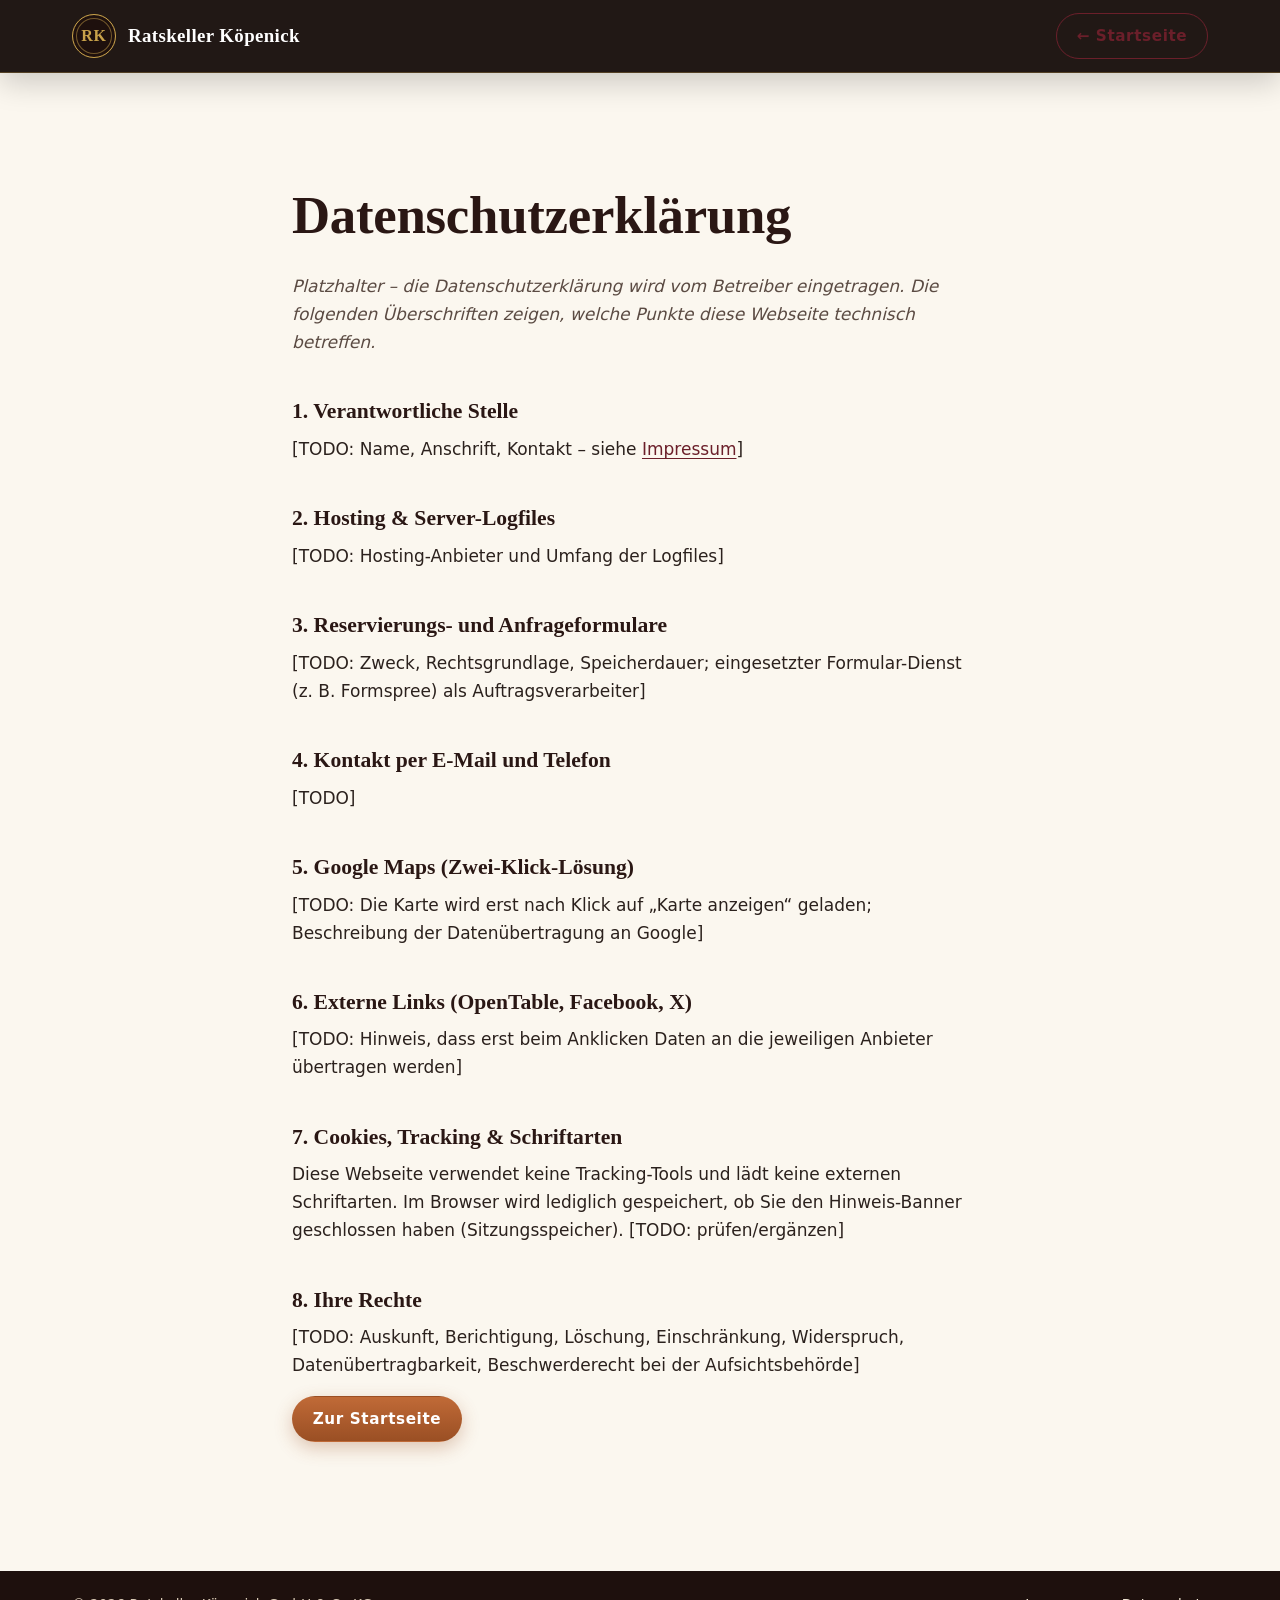
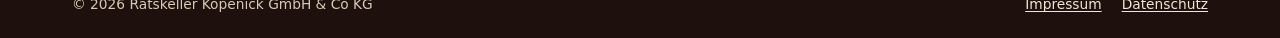
<file: datenschutz.html>
<!doctype html>
<html lang="de">
<head>
  <meta charset="utf-8">
  <meta name="viewport" content="width=device-width, initial-scale=1">
  <title>Datenschutz – Ratskeller Köpenick</title>
  <meta name="description" content="Datenschutzerklärung des Ratskeller Köpenick.">
  <meta name="robots" content="noindex, follow">
  <meta name="theme-color" content="#2a1714">
  <link rel="icon" href="images/favicon.svg" type="image/svg+xml">
  <link rel="stylesheet" href="css/style.css">
</head>
<body class="legal-page">
  <a class="skip-link" href="#main">Zum Inhalt springen</a>
  <header class="site-header site-header--simple">
    <div class="container header__inner">
      <a class="brand" href="index.html" aria-label="Ratskeller Köpenick – zur Startseite">
        <span class="brand__mark" aria-hidden="true">RK</span>
        <span class="brand__text"><span class="brand__name">Ratskeller Köpenick</span><span class="brand__since">seit 1994</span></span>
      </a>
      <a class="btn btn--ghost" href="index.html">← Startseite</a>
    </div>
  </header>

  <main id="main" class="section section--paper">
    <div class="container prose">
      <h1 class="section-title">Datenschutzerklärung</h1>

      <!-- TODO: Vollständige Datenschutzerklärung vom Betreiber eintragen bzw. rechtlich prüfen lassen. -->
      <p class="placeholder-text">Platzhalter – die Datenschutzerklärung wird vom Betreiber eingetragen. Die folgenden Überschriften zeigen, welche Punkte diese Webseite technisch betreffen.</p>

      <h2>1. Verantwortliche Stelle</h2>
      <p>[TODO: Name, Anschrift, Kontakt – siehe <a href="impressum.html">Impressum</a>]</p>

      <h2>2. Hosting &amp; Server-Logfiles</h2>
      <p>[TODO: Hosting-Anbieter und Umfang der Logfiles]</p>

      <h2>3. Reservierungs- und Anfrageformulare</h2>
      <p>[TODO: Zweck, Rechtsgrundlage, Speicherdauer; eingesetzter Formular-Dienst (z. B. Formspree) als Auftragsverarbeiter]</p>

      <h2>4. Kontakt per E-Mail und Telefon</h2>
      <p>[TODO]</p>

      <h2>5. Google Maps (Zwei-Klick-Lösung)</h2>
      <p>[TODO: Die Karte wird erst nach Klick auf „Karte anzeigen“ geladen; Beschreibung der Datenübertragung an Google]</p>

      <h2>6. Externe Links (OpenTable, Facebook, X)</h2>
      <p>[TODO: Hinweis, dass erst beim Anklicken Daten an die jeweiligen Anbieter übertragen werden]</p>

      <h2>7. Cookies, Tracking &amp; Schriftarten</h2>
      <p>Diese Webseite verwendet keine Tracking-Tools und lädt keine externen Schriftarten. Im Browser wird lediglich gespeichert, ob Sie den Hinweis-Banner geschlossen haben (Sitzungsspeicher). [TODO: prüfen/ergänzen]</p>

      <h2>8. Ihre Rechte</h2>
      <p>[TODO: Auskunft, Berichtigung, Löschung, Einschränkung, Widerspruch, Datenübertragbarkeit, Beschwerderecht bei der Aufsichtsbehörde]</p>

      <p><a class="btn btn--copper" href="index.html">Zur Startseite</a></p>
    </div>
  </main>

  <footer class="site-footer site-footer--simple">
    <div class="container footer__bottom">
      <p>© 2026 Ratskeller Köpenick GmbH &amp; Co KG</p>
      <ul class="footer__legal">
        <li><a href="impressum.html">Impressum</a></li>
        <li><a href="datenschutz.html" aria-current="page">Datenschutz</a></li>
      </ul>
    </div>
  </footer>
</body>
</html>
</file>
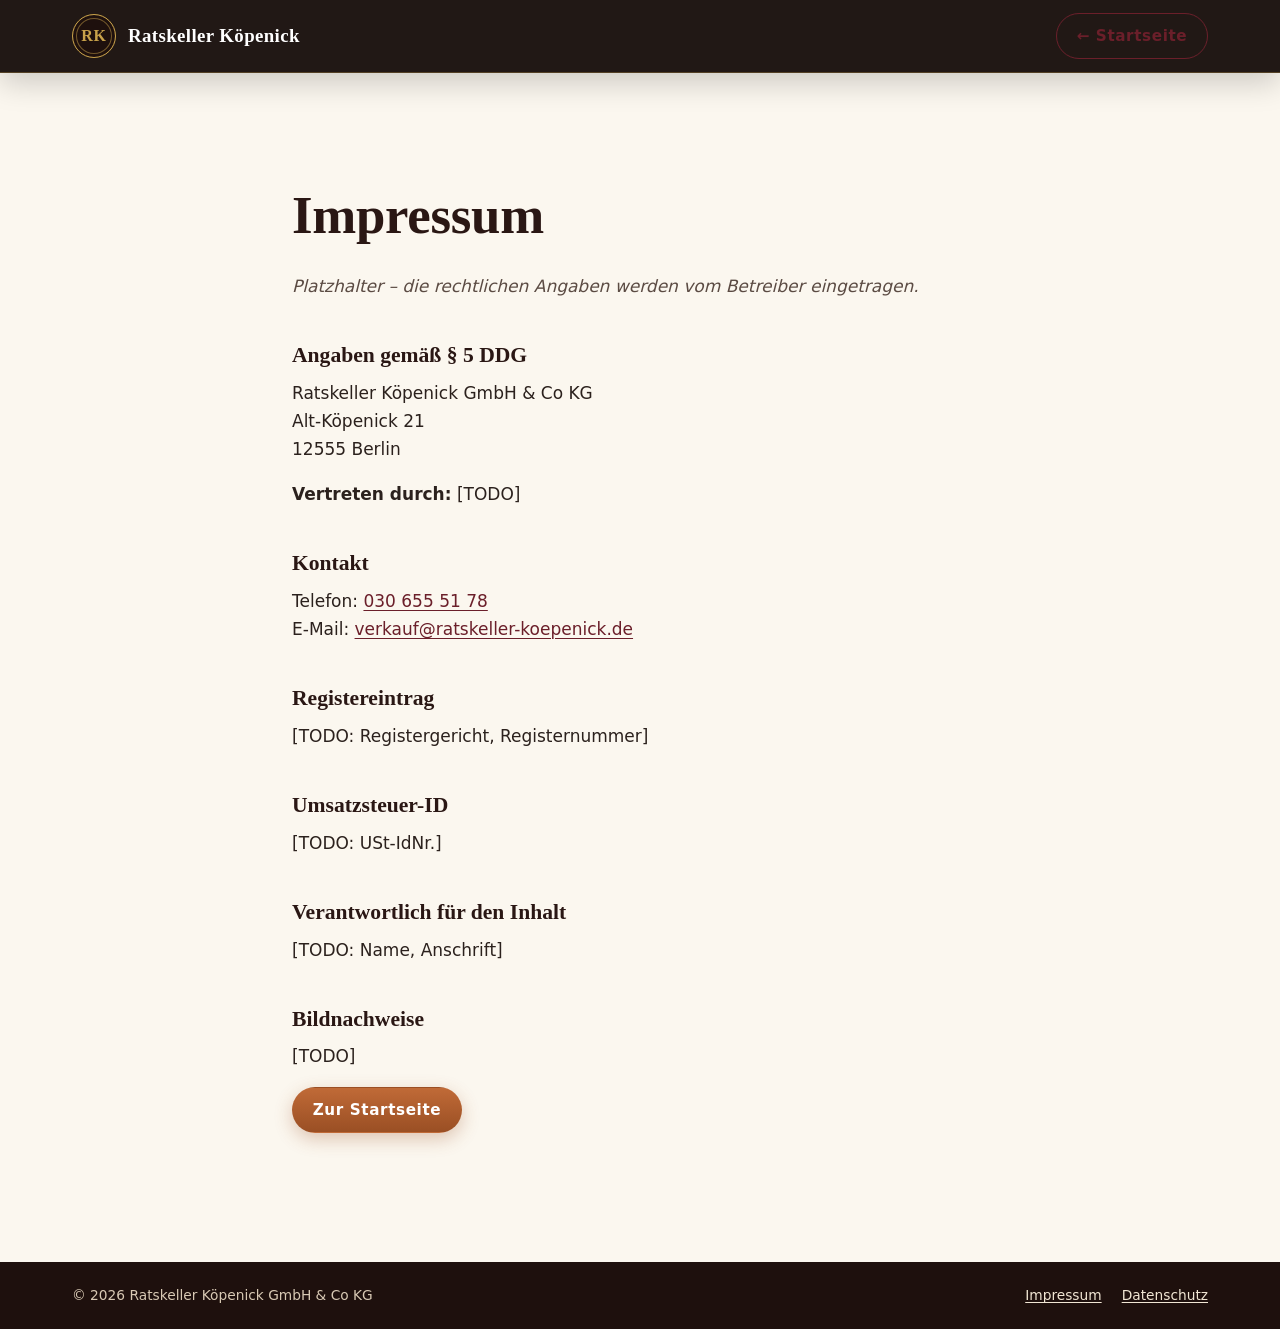
<file: impressum.html>
<!doctype html>
<html lang="de">
<head>
  <meta charset="utf-8">
  <meta name="viewport" content="width=device-width, initial-scale=1">
  <title>Impressum – Ratskeller Köpenick</title>
  <meta name="description" content="Impressum des Ratskeller Köpenick, Alt-Köpenick 21, 12555 Berlin.">
  <meta name="robots" content="noindex, follow">
  <meta name="theme-color" content="#2a1714">
  <link rel="icon" href="images/favicon.svg" type="image/svg+xml">
  <link rel="stylesheet" href="css/style.css">
</head>
<body class="legal-page">
  <a class="skip-link" href="#main">Zum Inhalt springen</a>
  <header class="site-header site-header--simple">
    <div class="container header__inner">
      <a class="brand" href="index.html" aria-label="Ratskeller Köpenick – zur Startseite">
        <span class="brand__mark" aria-hidden="true">RK</span>
        <span class="brand__text"><span class="brand__name">Ratskeller Köpenick</span><span class="brand__since">seit 1994</span></span>
      </a>
      <a class="btn btn--ghost" href="index.html">← Startseite</a>
    </div>
  </header>

  <main id="main" class="section section--paper">
    <div class="container prose">
      <h1 class="section-title">Impressum</h1>

      <!-- TODO: Alle rechtlichen Angaben vom Betreiber eintragen bzw. prüfen lassen. -->
      <p class="placeholder-text">Platzhalter – die rechtlichen Angaben werden vom Betreiber eingetragen.</p>

      <h2>Angaben gemäß § 5 DDG</h2>
      <p>Ratskeller Köpenick GmbH &amp; Co KG<br>
      Alt-Köpenick 21<br>
      12555 Berlin</p>
      <!-- TODO: Vertretungsberechtigte Person(en) / Komplementär-GmbH -->
      <p><strong>Vertreten durch:</strong> [TODO]</p>

      <h2>Kontakt</h2>
      <p>Telefon: <a href="tel:+49306555178">030 655 51 78</a><br>
      E-Mail: <a href="mailto:verkauf@ratskeller-koepenick.de">verkauf@ratskeller-koepenick.de</a></p>

      <h2>Registereintrag</h2>
      <!-- TODO: Registergericht und Registernummer -->
      <p>[TODO: Registergericht, Registernummer]</p>

      <h2>Umsatzsteuer-ID</h2>
      <!-- TODO -->
      <p>[TODO: USt-IdNr.]</p>

      <h2>Verantwortlich für den Inhalt</h2>
      <!-- TODO -->
      <p>[TODO: Name, Anschrift]</p>

      <h2>Bildnachweise</h2>
      <!-- TODO: Fotografen / Bildquellen eintragen, sobald echte Fotos eingebunden sind -->
      <p>[TODO]</p>

      <p><a class="btn btn--copper" href="index.html">Zur Startseite</a></p>
    </div>
  </main>

  <footer class="site-footer site-footer--simple">
    <div class="container footer__bottom">
      <p>© 2026 Ratskeller Köpenick GmbH &amp; Co KG</p>
      <ul class="footer__legal">
        <li><a href="impressum.html" aria-current="page">Impressum</a></li>
        <li><a href="datenschutz.html">Datenschutz</a></li>
      </ul>
    </div>
  </footer>
</body>
</html>
</file>
<file: css/style.css>
/* =====================================================================
   Ratskeller Köpenick – Stylesheet
   Mobile-first · Farben & Schriften als CSS-Variablen
   ===================================================================== */

:root {
  /* Farbwelt: Gewölbe-Braun, Bordeaux, Kupfer, Messing, Creme */
  --vault-950: #140a08;
  --vault-900: #1e100d;
  --vault-800: #2a1714;
  --vault-700: #3a211c;
  --bordeaux: #6b1f2a;
  --bordeaux-700: #561822;
  --copper: #b4602f;
  --copper-600: #9a4f24;
  --copper-300: #e0a07a;
  --brass: #c9a24a;
  --brass-300: #e3cb8c;
  --brass-100: #f3e7c6;
  --cream: #f4ecdd;
  --paper: #fbf7ef;
  --menu-paper: #fbf5e8;
  --ink: #2b211d;
  --ink-soft: #5b4b43;
  --line: #e2d5bf;
  --error: #a3271f;

  --c-veg: #4d7a3a;
  --c-vegan: #2f6f55;
  --c-fish: #2f5f80;

  /* Typografie – lokale Schriften, keine externen Requests (siehe README) */
  --font-serif: "Playfair Display", "Palatino Linotype", Palatino, "Book Antiqua", "Iowan Old Style", Georgia, "Times New Roman", serif;
  --font-sans: system-ui, -apple-system, "Segoe UI", Roboto, "Helvetica Neue", Arial, sans-serif;

  --ease: cubic-bezier(.2, .7, .2, 1);
  --radius: 6px;
  --radius-lg: 14px;
  --shadow: 0 1px 2px rgba(42, 23, 20, .06), 0 8px 24px rgba(42, 23, 20, .08);
  --shadow-lg: 0 24px 60px rgba(20, 10, 8, .28);
  --header-h: 72px;
  --mobile-bar-h: 68px;
  --container: 1200px;
}

/* ---------- Basis ---------- */
*, *::before, *::after { box-sizing: border-box; }
html { scroll-behavior: smooth; scroll-padding-top: calc(var(--header-h) + 12px); -webkit-text-size-adjust: 100%; }
body {
  margin: 0;
  font-family: var(--font-sans);
  font-size: 1.0625rem;
  line-height: 1.65;
  color: var(--ink);
  background: var(--paper);
  padding-bottom: var(--mobile-bar-h);
  -webkit-font-smoothing: antialiased;
}
.legal-page { padding-bottom: 0; }
img { max-width: 100%; height: auto; display: block; }
a { color: var(--bordeaux); text-underline-offset: .18em; text-decoration-thickness: 1px; transition: color .25s; }
a:hover { color: var(--copper-600); }
h1, h2, h3, h4 { font-family: var(--font-serif); line-height: 1.15; margin: 0 0 .5em; font-weight: 700; }
p { margin: 0 0 1em; }
ul { margin: 0; padding: 0; }
:focus-visible { outline: 3px solid var(--brass); outline-offset: 2px; border-radius: 2px; }
::selection { background: var(--brass-300); color: var(--vault-900); }
.sprite { position: absolute; width: 0; height: 0; overflow: hidden; }
.icon { width: 1.15em; height: 1.15em; flex: none; vertical-align: -.2em; }
.sr-only { position: absolute !important; width: 1px; height: 1px; padding: 0; margin: -1px; overflow: hidden; clip: rect(0 0 0 0); white-space: nowrap; border: 0; }
.nowrap { white-space: nowrap; }
.small { font-size: .875rem; }
.muted { color: var(--ink-soft); }
.muted-light { color: #cdbca5; }
.opt { font-weight: 400; font-size: .85em; color: var(--ink-soft); font-family: var(--font-sans); }
.container { width: 100%; max-width: var(--container); margin: 0 auto; padding: 0 16px; }
@media (min-width: 768px) { .container { padding: 0 32px; } }

.skip-link { position: absolute; left: 8px; top: -60px; z-index: 300; background: var(--vault-800); color: #fff; padding: 10px 16px; border-radius: var(--radius); }
.skip-link:focus { top: 8px; color: #fff; }

/* ---------- Einblend-Animationen ---------- */
.js [data-reveal] { opacity: 0; transform: translateY(28px); transition: opacity 1s var(--ease) var(--d, 0s), transform 1s var(--ease) var(--d, 0s); }
.js [data-reveal].is-visible { opacity: 1; transform: none; }
@media (prefers-reduced-motion: reduce) {
  html { scroll-behavior: auto; }
  *, *::before, *::after { transition-duration: .01ms !important; animation-duration: .01ms !important; animation-iteration-count: 1 !important; }
  .js [data-reveal] { opacity: 1; transform: none; }
}

/* ---------- Buttons ---------- */
.btn {
  position: relative; overflow: hidden;
  display: inline-flex; align-items: center; justify-content: center; gap: .55em;
  min-height: 46px; padding: .65em 1.3em;
  font: 600 .95rem/1.2 var(--font-sans); letter-spacing: .04em; white-space: nowrap;
  border-radius: 999px; border: 1.5px solid transparent;
  text-decoration: none; cursor: pointer;
  transition: background .35s var(--ease), color .35s var(--ease), border-color .35s var(--ease), transform .35s var(--ease), box-shadow .35s var(--ease);
}
.btn::after { /* sanfter Glanz beim Hover */
  content: ""; position: absolute; inset: 0; transform: translateX(-120%) skewX(-20deg);
  background: linear-gradient(90deg, transparent, rgba(255, 255, 255, .22), transparent);
  transition: transform .8s var(--ease);
}
.btn:hover::after { transform: translateX(120%) skewX(-20deg); }
.btn:hover { transform: translateY(-1px); }
.btn:active { transform: translateY(0); }
.btn .icon { transition: transform .35s var(--ease); }
.btn:hover .icon:last-child:not(:first-child) { transform: translateX(3px); }
.btn--lg { min-height: 54px; padding: .8em 1.6em; font-size: 1rem; }
.btn--sm { min-height: 38px; padding: .4em 1em; font-size: .88rem; }
.btn--block { width: 100%; }
.btn--copper { background: linear-gradient(180deg, #c06a37, var(--copper-600)); color: #fff; box-shadow: 0 6px 18px rgba(154, 79, 36, .3); }
.btn--copper:hover { color: #fff; box-shadow: 0 10px 26px rgba(154, 79, 36, .42); }
.btn--brass { background: linear-gradient(180deg, var(--brass-300), var(--brass)); color: var(--vault-900); }
.btn--brass:hover { color: var(--vault-900); }
.btn--ghost { background: transparent; color: var(--bordeaux); border-color: currentColor; }
.btn--ghost:hover { background: var(--bordeaux); color: #fff; border-color: var(--bordeaux); }
.btn--ghost-light { color: var(--brass-300); border-color: rgba(201, 162, 74, .55); background: transparent; }
.btn--ghost-light:hover { background: var(--brass); color: var(--vault-900); border-color: var(--brass); }
.btn--outline-light { color: #fff; border-color: rgba(255, 255, 255, .6); background: rgba(20, 10, 8, .2); backdrop-filter: blur(4px); }
.btn--outline-light:hover { background: #fff; color: var(--vault-800); }

/* ---------- Hinweis-Banner ---------- */
.notice { background: var(--bordeaux); color: #fff; font-size: .92rem; position: relative; z-index: 101; }
.notice__inner { display: flex; align-items: center; gap: 12px; padding-top: 7px; padding-bottom: 7px; }
.notice__text { margin: 0; flex: 1; }
.notice__link { color: var(--brass-300); font-weight: 600; white-space: nowrap; }
.notice__link:hover { color: #fff; }
.notice__close { background: none; border: 0; color: #fff; cursor: pointer; width: 38px; height: 38px; display: grid; place-items: center; border-radius: 50%; flex: none; }
.notice__close:hover { background: rgba(255, 255, 255, .12); }

/* ---------- Header ---------- */
.site-header {
  position: sticky; top: 0; z-index: 100;
  background: rgba(20, 10, 8, .94);
  color: #fff;
  border-bottom: 1px solid rgba(201, 162, 74, .3);
  backdrop-filter: saturate(140%) blur(10px);
  transition: background .5s var(--ease), border-color .5s var(--ease), box-shadow .5s var(--ease);
}
.site-header.is-transparent { background: linear-gradient(180deg, rgba(20, 10, 8, .55), rgba(20, 10, 8, 0)); border-bottom-color: transparent; backdrop-filter: none; }
.site-header:not(.is-transparent) { box-shadow: 0 10px 30px rgba(0, 0, 0, .18); }
.header__inner { display: flex; align-items: center; gap: 16px; height: var(--header-h); }
.brand { display: flex; align-items: center; gap: 12px; color: #fff; text-decoration: none; margin-right: auto; }
.brand:hover { color: #fff; }
.brand__mark {
  display: grid; place-items: center; width: 44px; height: 44px; flex: none;
  border: 1.5px solid var(--brass); border-radius: 50%;
  font: 700 1rem/1 var(--font-serif); color: var(--brass); letter-spacing: .04em;
  box-shadow: inset 0 0 0 3px var(--vault-900), inset 0 0 0 4px rgba(201, 162, 74, .5);
  background: var(--vault-900);
}
.brand__text { display: flex; flex-direction: column; line-height: 1.1; }
.brand__name { font: 700 1.18rem/1.1 var(--font-serif); letter-spacing: .02em; white-space: nowrap; }
.brand__since { font-size: .68rem; letter-spacing: .3em; text-transform: uppercase; color: var(--brass-300); margin-top: 3px; }

.nav { display: none; }
.nav__list { list-style: none; display: flex; gap: 2px; }
.nav__list a {
  position: relative; display: block; color: #f1e6d4; text-decoration: none; white-space: nowrap;
  padding: 8px 11px; font-size: .9rem; letter-spacing: .05em;
}
.nav__list a::after {
  content: ""; position: absolute; left: 11px; right: 11px; bottom: 3px; height: 1px; background: var(--brass);
  transform: scaleX(0); transform-origin: left; transition: transform .45s var(--ease);
}
.nav__list a:hover, .nav__list a[aria-current="true"] { color: var(--brass-300); }
.nav__list a:hover::after, .nav__list a[aria-current="true"]::after { transform: scaleX(1); }

.header__actions { display: flex; align-items: center; gap: 8px; }
.header__phone, .header__cta { display: none !important; }
.lang-switch {
  background: none; border: 1px solid rgba(255, 255, 255, .3); color: rgba(255, 255, 255, .75);
  border-radius: 999px; font: 600 .74rem/1 var(--font-sans); letter-spacing: .1em; height: 32px; padding: 0 10px; cursor: not-allowed;
}
.nav-toggle { background: none; border: 0; color: #fff; width: 44px; height: 44px; display: grid; place-items: center; cursor: pointer; border-radius: var(--radius); }
.nav-toggle .icon { width: 26px; height: 26px; }

/* Mobile-Menü */
.nav.is-open {
  display: block; position: absolute; left: 0; right: 0; top: 100%;
  background: var(--vault-900); border-bottom: 1px solid rgba(201, 162, 74, .35);
  box-shadow: var(--shadow-lg); max-height: calc(100vh - var(--header-h)); overflow: auto;
  animation: dropIn .35s var(--ease);
}
@keyframes dropIn { from { opacity: 0; transform: translateY(-8px); } to { opacity: 1; transform: none; } }
.nav.is-open .nav__list { flex-direction: column; padding: 8px 16px 16px; }
.nav.is-open .nav__list a { padding: 14px 8px; font: 600 1.25rem/1.2 var(--font-serif); letter-spacing: .01em; border-bottom: 1px solid rgba(255, 255, 255, .07); }
.nav.is-open .nav__list a::after { display: none; }

.site-header--simple .header__inner { justify-content: space-between; }
@media (max-width: 479px) { .site-header--simple .btn { min-height: 40px; padding: .4em .8em; font-size: .86rem; } .site-header--simple .brand__name { font-size: 1rem; } }

@media (min-width: 640px) { .header__cta { display: inline-flex !important; } }
@media (min-width: 1140px) {
  .nav { display: block; }
  .nav-toggle { display: none; }
  .nav.is-open { position: static; box-shadow: none; background: none; border: 0; animation: none; }
  .nav.is-open .nav__list { flex-direction: row; padding: 0; }
}
@media (min-width: 1140px) and (max-width: 1299px) { .nav__list a { padding: 8px 8px; font-size: .86rem; } .nav__list a::after { left: 8px; right: 8px; } .brand__since { display: none; } }
@media (min-width: 1560px) { .header__phone { display: inline-flex !important; } }

/* ---------- Sektionen & Übergänge ---------- */
.section { padding: 72px 0; position: relative; }
@media (min-width: 768px) { .section { padding: 112px 0; } }
.section--paper { background: var(--paper); }
.section--cream { background: var(--cream); }
.section--vault {
  background:
    radial-gradient(ellipse at 15% 0%, rgba(180, 96, 47, .16), transparent 55%),
    radial-gradient(ellipse at 90% 100%, rgba(107, 31, 42, .32), transparent 60%),
    var(--vault-800);
  color: #efe4d2;
}
.section--vault a:not(.btn) { color: var(--brass-300); }

/* Gewölbe-Bögen als Übergang zwischen zwei Abschnitten */
.arches-top { --arch: var(--paper); }
.arches-top--from-vault { --arch: var(--vault-800); }
.arches-top--from-paper { --arch: var(--paper); }
#speisekarte.arches-top { --arch: var(--cream); }
.arches-top::before {
  content: ""; position: absolute; left: 0; right: 0; top: -1px; height: 30px; z-index: 1; pointer-events: none;
  background: radial-gradient(circle at 50% 100%, transparent 28px, var(--arch) 29px) 50% 0 / 66px 30px repeat-x;
}
.arches-top::after { /* feine Messinglinie unter den Bögen */
  content: ""; position: absolute; left: 0; right: 0; top: 34px; height: 1px; pointer-events: none;
  background: linear-gradient(90deg, transparent, rgba(201, 162, 74, .45), transparent);
}

.section-head { text-align: center; margin-bottom: 48px; }
.section-title { font-size: clamp(2.1rem, 1.4rem + 2.8vw, 3.3rem); color: var(--vault-800); letter-spacing: -.005em; font-weight: 700; }
.section-title--light { color: #fff; }
.section-intro { max-width: 620px; margin: 18px auto 0; color: #d8c9b4; font-size: 1.08rem; }
.eyebrow {
  font: 600 .74rem/1.3 var(--font-sans); letter-spacing: .28em; text-transform: uppercase;
  color: var(--copper-600); margin-bottom: 1em;
}
.eyebrow--light { color: var(--brass-300); }
.eyebrow--brass { color: var(--brass); }
.lead { font-size: 1.2rem; line-height: 1.6; }
.ornament { display: block; width: 120px; height: 12px; color: var(--copper); margin: 6px auto 0; }
.ornament--light { color: var(--brass); }
.sub-title { font-size: 1.7rem; color: var(--vault-800); margin-top: 56px; }

/* ---------- Hero ---------- */
.hero {
  position: relative; min-height: 100vh; min-height: 100svh; margin-top: calc(-1 * var(--header-h));
  display: flex; align-items: center; color: #fff; overflow: hidden; background: var(--vault-950);
}
.hero__slides { position: absolute; inset: 0; }
.hero__slide { position: absolute; inset: 0; opacity: 0; transition: opacity 1.8s ease; }
.hero__slide.is-active { opacity: 1; }
.hero__slide img { width: 100%; height: 100%; object-fit: cover; transform: scale(1.12); }
.hero__slide.is-active img { animation: kenburns 9s linear forwards; }
@keyframes kenburns { from { transform: scale(1.12); } to { transform: scale(1.02); } }
.hero__veil {
  position: absolute; inset: 0;
  background:
    linear-gradient(90deg, rgba(20, 10, 8, .82) 0%, rgba(20, 10, 8, .45) 55%, rgba(20, 10, 8, .25) 100%),
    linear-gradient(180deg, rgba(20, 10, 8, .5) 0%, rgba(20, 10, 8, 0) 30%, rgba(20, 10, 8, .2) 70%, rgba(20, 10, 8, .85) 100%);
}
.hero__content { position: relative; padding-top: calc(var(--header-h) + 60px); padding-bottom: 170px; }
.hero__title { font-size: clamp(3.2rem, 1.6rem + 7.5vw, 7.2rem); line-height: .95; margin: 0 0 .15em; letter-spacing: -.01em; text-shadow: 0 4px 40px rgba(0, 0, 0, .45); font-weight: 700; }
.hero__title span { display: block; color: var(--brass-100); }
.hero .ornament { margin: 14px 0 16px; width: 150px; }
.hero__claim { font: italic 400 clamp(1.45rem, 1rem + 1.7vw, 2.2rem)/1.3 var(--font-serif); color: var(--brass-300); margin-bottom: 1.4em; }
.hero__ctas { display: flex; flex-wrap: wrap; gap: 14px; }
@media (max-width: 479px) { .hero__ctas .btn { flex: 1 1 100%; } }
.js .hero__anim { opacity: 0; transform: translateY(22px); animation: heroIn 1.2s var(--ease) var(--d, 0s) forwards; }
@keyframes heroIn { to { opacity: 1; transform: none; } }

.hero__dots { position: absolute; right: 24px; bottom: 130px; display: flex; gap: 10px; z-index: 2; }
.hero__dot { width: 34px; height: 3px; padding: 0; border: 0; background: rgba(255, 255, 255, .35); cursor: pointer; border-radius: 2px; transition: background .4s, width .4s var(--ease); }
.hero__dot.is-active { background: var(--brass); width: 54px; }
.hero__dot:focus-visible { outline-offset: 6px; }
.hero__scroll { position: absolute; left: 50%; bottom: 118px; transform: translateX(-50%); width: 26px; height: 42px; border: 1.5px solid rgba(255, 255, 255, .55); border-radius: 14px; display: none; }
.hero__scroll span { position: absolute; left: 50%; top: 8px; width: 3px; height: 8px; margin-left: -1.5px; border-radius: 2px; background: var(--brass); animation: scrollHint 2s var(--ease) infinite; }
@keyframes scrollHint { 0% { opacity: 0; transform: translateY(0); } 30% { opacity: 1; } 100% { opacity: 0; transform: translateY(14px); } }
@media (min-width: 900px) { .hero__scroll { display: block; } }
@media (max-width: 899px) { .hero__dots { left: 16px; right: auto; bottom: 110px; } }

/* ---------- Öffnungszeiten-Feld ---------- */
.hours-panel-wrap { position: relative; z-index: 5; margin-top: -96px; background: linear-gradient(180deg, transparent 96px, var(--paper) 96px); }
.hours-panel {
  position: relative; background: #fffdf8; border-radius: var(--radius-lg); box-shadow: var(--shadow-lg);
  display: grid; gap: 0; padding: 8px;
}
.hours-panel::before { content: ""; position: absolute; inset: 8px; border: 1px solid rgba(201, 162, 74, .55); border-radius: 10px; pointer-events: none; }
.hours-panel__col { padding: 26px 22px; position: relative; }
.hours-panel__col + .hours-panel__col { border-top: 1px solid var(--line); }
@media (min-width: 960px) {
  .hours-panel { grid-template-columns: 1.25fr 1fr 1fr; }
  .hours-panel__col { padding: 34px 32px; }
  .hours-panel__col + .hours-panel__col { border-top: 0; border-left: 1px solid var(--line); }
}
.hours-panel__title { font-size: clamp(1.8rem, 1.4rem + 1.2vw, 2.3rem); color: var(--vault-800); margin-bottom: 14px; }
.hours-panel__sub { display: flex; align-items: center; gap: 8px; font: 600 .74rem/1.3 var(--font-sans); letter-spacing: .22em; text-transform: uppercase; color: var(--copper-600); margin: 0 0 10px; }
.hours-panel__sub:not(:first-child) { margin-top: 22px; }
.hours-panel__phone { display: inline-flex; align-items: center; gap: 10px; font: 700 1.55rem/1.1 var(--font-serif); color: var(--vault-800); text-decoration: none; margin: 4px 0 8px; }
.hours-panel__phone .icon { color: var(--copper); }
.hours-panel__phone:hover { color: var(--copper-600); }
.hours-panel__contact .phone-status { margin-bottom: 18px; color: var(--ink); }
.hours-panel__btns { display: flex; flex-wrap: wrap; gap: 10px; }

.week { list-style: none; margin-top: 16px; }
.week li { display: flex; justify-content: space-between; gap: 12px; padding: 8px 12px; border-radius: 8px; transition: background .3s; font-variant-numeric: tabular-nums; }
.week li:nth-child(odd) { background: rgba(244, 236, 221, .55); }
.week li span:last-child { font-weight: 600; }
.week__closed span:last-child { color: var(--bordeaux); }
.week li.is-today { background: var(--vault-800); color: #fff; }
.week li.is-today span:first-child::after { content: "Heute"; margin-left: 10px; font: 700 .64rem/1 var(--font-sans); letter-spacing: .14em; text-transform: uppercase; background: var(--brass); color: var(--vault-900); padding: 4px 7px; border-radius: 999px; vertical-align: 2px; }
.week li.is-today.week__closed span:last-child { color: var(--copper-300); }
.kv { margin: 0; }
.kv div { display: flex; justify-content: space-between; gap: 12px; padding: 7px 0; border-bottom: 1px dashed var(--line); }
.kv dt { margin: 0; color: var(--ink-soft); }
.kv dd { margin: 0; font-weight: 600; white-space: nowrap; }

/* Status-Anzeige */
.status-pill {
  display: inline-flex; align-items: center; gap: 10px; margin: 0;
  padding: 7px 15px 7px 12px; border-radius: 999px;
  background: rgba(255, 255, 255, .1); border: 1px solid rgba(255, 255, 255, .22);
  font-size: .92rem; color: #fff;
}
.status-pill--dark { background: var(--cream); border-color: var(--line); color: var(--ink); font-weight: 600; }
.status-pill__dot, .phone-status__dot { width: 10px; height: 10px; border-radius: 50%; background: #9a8f86; flex: none; }
[data-state="open"] .status-pill__dot, [data-state="open"] .phone-status__dot { background: #4fae4c; box-shadow: 0 0 0 4px rgba(79, 174, 76, .2); animation: pulse 2.4s ease-in-out infinite; }
[data-state="pause"] .status-pill__dot, [data-state="pause"] .phone-status__dot { background: #e0a634; box-shadow: 0 0 0 4px rgba(224, 166, 52, .22); }
[data-state="closed"] .status-pill__dot, [data-state="closed"] .phone-status__dot { background: #d2645a; box-shadow: 0 0 0 4px rgba(210, 100, 90, .2); }
@keyframes pulse { 50% { box-shadow: 0 0 0 7px rgba(79, 174, 76, .05); } }
.status-pill--footer { margin-top: 12px; font-size: .86rem; }
.phone-status { display: flex; align-items: center; gap: 10px; font-weight: 600; }

/* ---------- Split-Layout ---------- */
.split { display: grid; gap: 48px; align-items: center; }
@media (min-width: 900px) {
  .split { grid-template-columns: 1.05fr 1fr; gap: 72px; }
  .split--reverse .split__text { order: 2; }
  .split--party { grid-template-columns: 1fr 1fr; }
}
.frame { margin: 0; position: relative; padding: 10px; border: 1px solid var(--brass); }
.frame::before { content: ""; position: absolute; inset: 4px; border: 1px solid rgba(201, 162, 74, .4); pointer-events: none; z-index: 1; }
.frame img { width: 100%; aspect-ratio: 3 / 2; object-fit: cover; }
.frame figcaption { position: absolute; left: 10px; right: 10px; bottom: 10px; padding: 30px 16px 12px; font: italic 1rem/1.3 var(--font-serif); color: var(--brass-100); background: linear-gradient(transparent, rgba(20, 10, 8, .85)); }
.facts { list-style: none; display: grid; grid-template-columns: repeat(3, 1fr); gap: 8px; margin-top: 30px; border-top: 1px solid var(--line); padding-top: 24px; }
.facts li { display: flex; flex-direction: column; }
.facts strong { font: 700 clamp(1.8rem, 1.2rem + 2vw, 2.6rem)/1 var(--font-serif); color: var(--bordeaux); }
.facts span { font-size: .85rem; color: var(--ink-soft); margin-top: 6px; }
.aside-joke { font-family: var(--font-serif); font-style: italic; color: var(--brass-300); border-left: 2px solid var(--copper); padding-left: 14px; }

/* Bild-Collage "Das Haus" */
.collage { position: relative; padding: 0 0 56px 0; }
@media (min-width: 900px) { .collage { padding: 0 0 70px 56px; } }
.collage__main img { aspect-ratio: 4 / 3; }
.collage__inset { position: absolute; left: 0; bottom: 0; width: 46%; margin: 0; border: 6px solid var(--paper); box-shadow: var(--shadow-lg); z-index: 2; }
.collage__inset img { aspect-ratio: 4 / 3; object-fit: cover; width: 100%; }
.collage__badge {
  position: absolute; right: -6px; top: -22px; z-index: 2; width: 104px; height: 104px; border-radius: 50%; margin: 0;
  display: grid; place-content: center; text-align: center; background: var(--vault-800); color: var(--brass-100);
  font: 700 1.6rem/1 var(--font-serif); box-shadow: 0 0 0 4px var(--paper), 0 0 0 5px var(--brass), var(--shadow);
}
.collage__badge span { display: block; font: 600 .62rem/1 var(--font-sans); letter-spacing: .3em; text-transform: uppercase; color: var(--brass); margin-bottom: 4px; }
@media (max-width: 599px) { .collage__badge { width: 84px; height: 84px; font-size: 1.3rem; right: 4px; } }

/* ---------- Bild-Zoom bei Hover ---------- */
.room__media, .signature__item, .menu-panel__img, .frame, .collage__inset { overflow: hidden; }
.room__media img, .signature__item img, .frame img, .collage__inset img { transition: transform 1.2s var(--ease), filter 1.2s var(--ease); }
.room:hover .room__media img, .signature__item:hover img, .frame:hover img, .collage__inset:hover img { transform: scale(1.05); }

/* ---------- Reservierung ---------- */
.reserve { display: grid; gap: 28px; }
@media (min-width: 960px) { .reserve { grid-template-columns: 360px 1fr; gap: 40px; align-items: start; } }
.reserve__phone {
  position: relative; background: var(--vault-800); color: #efe4d2; border-radius: var(--radius-lg); padding: 32px 26px;
  box-shadow: var(--shadow);
}
.reserve__phone::before { content: ""; position: absolute; inset: 7px; border: 1px solid rgba(201, 162, 74, .35); border-radius: 10px; pointer-events: none; }
@media (min-width: 960px) { .reserve__phone { position: sticky; top: calc(var(--header-h) + 24px); } }
.reserve__phone a:not(.big-phone) { color: var(--brass-300); }
.reserve__phone-title { font-size: 1.7rem; color: #fff; }
.reserve__phone .phone-status { margin-bottom: 18px; }
.big-phone {
  display: flex; align-items: center; gap: 12px; margin: 8px 0 12px;
  font: 700 clamp(1.7rem, 1.3rem + 1.6vw, 2.2rem)/1.1 var(--font-serif); color: var(--brass); text-decoration: none; white-space: nowrap;
}
.big-phone .icon { width: 1em; height: 1em; padding: 10px; box-sizing: content-box; background: var(--copper); color: #fff; border-radius: 50%; transition: transform .4s var(--ease); }
.big-phone:hover { color: #fff; }
.big-phone:hover .icon { transform: rotate(-12deg) scale(1.06); }

.card { background: #fff; border: 1px solid var(--line); border-radius: var(--radius-lg); padding: 24px; box-shadow: var(--shadow); }
@media (min-width: 768px) { .card { padding: 36px; } }
.card__title { font-size: 1.5rem; color: var(--vault-800); }

/* ---------- Formulare ---------- */
.form__note { font-size: .85rem; color: var(--ink-soft); }
.form__grid { display: grid; gap: 18px 20px; }
@media (min-width: 600px) {
  .form__grid { grid-template-columns: 1fr 1fr; }
  .field--full, .group-hint { grid-column: 1 / -1; }
}
@media (min-width: 900px) {
  .form__grid--3 { grid-template-columns: repeat(3, 1fr); }
  .form__grid--3 .field--span2 { grid-column: span 2; }
}
@media (min-width: 600px) and (max-width: 899px) { .form__grid--3 .field--span2 { grid-column: 1 / -1; } }
.field { display: flex; flex-direction: column; min-width: 0; }
.field label { font-weight: 600; font-size: .92rem; margin-bottom: 6px; }
.req { color: var(--error); }
.field input, .field select, .field textarea {
  width: 100%; font: inherit; font-size: 1rem; color: var(--ink);
  background: var(--paper); border: 1.5px solid #d9ccb6; border-radius: 10px;
  padding: 11px 14px; min-height: 50px; transition: border-color .25s, box-shadow .25s, background .25s;
}
.field textarea { resize: vertical; min-height: 100px; }
.field select { appearance: none; background-image: linear-gradient(45deg, transparent 50%, var(--ink-soft) 50%), linear-gradient(135deg, var(--ink-soft) 50%, transparent 50%); background-position: calc(100% - 20px) 50%, calc(100% - 15px) 50%; background-size: 5px 5px; background-repeat: no-repeat; padding-right: 38px; }
.field input:hover, .field select:hover, .field textarea:hover { border-color: #c6b495; }
.field input:focus, .field select:focus, .field textarea:focus { outline: none; border-color: var(--copper); box-shadow: 0 0 0 4px rgba(180, 96, 47, .16); background: #fff; }
.field [aria-invalid="true"] { border-color: var(--error); background: #fff7f6; }
.field__hint { font-size: .8rem; color: var(--ink-soft); margin: 5px 0 0; }
.field__error { font-size: .85rem; color: var(--error); font-weight: 600; margin: 4px 0 0; }
.field__error:empty { display: none; }
.field--check { display: grid; grid-template-columns: auto 1fr; gap: 4px 12px; align-items: start; }
.field--check input { width: 22px; height: 22px; min-height: 0; margin: 2px 0 0; accent-color: var(--copper); }
.field--check label { font-weight: 400; font-size: .9rem; margin: 0; }
.field--check .field__error { grid-column: 2; }
.group-hint { background: #fff4e3; border: 1px solid var(--copper-300); border-left: 4px solid var(--copper); border-radius: var(--radius); padding: 12px 14px; animation: dropIn .35s var(--ease); }
.group-hint p { margin: 0; }
.form__actions { display: flex; flex-wrap: wrap; gap: 12px; margin-top: 24px; align-items: center; }
@media (max-width: 479px) { .form__actions .btn { flex: 1 1 100%; } }
.form__status { margin: 12px 0 0; font-weight: 600; }
.form__status:empty { display: none; }
.form__status.is-error { color: var(--error); }
.form__alt { margin: 16px 0 0; }
.form__alt a { color: var(--ink-soft); }
.form-success { text-align: center; padding: 28px 8px; animation: dropIn .6s var(--ease); }
.form-success h3 { font-size: 2.1rem; color: var(--vault-800); margin-top: 14px; }
.form-success:focus { outline: none; }
.form-success__demo { background: #fff4e3; border: 1px dashed var(--copper); padding: 10px; border-radius: var(--radius); }

/* ---------- Speisekarte: Signature-Gerichte ---------- */
.signature { list-style: none; display: grid; grid-auto-flow: column; grid-auto-columns: 78%; gap: 14px; overflow-x: auto; scroll-snap-type: x mandatory; padding-bottom: 10px; margin-bottom: 56px; scrollbar-width: thin; scrollbar-color: var(--brass) transparent; }
.signature__item { position: relative; scroll-snap-align: start; border-radius: var(--radius-lg); min-height: 240px; box-shadow: 0 14px 40px rgba(0, 0, 0, .35); }
.signature__item img { position: absolute; inset: 0; width: 100%; height: 100%; object-fit: cover; }
.signature__item::after { content: ""; position: absolute; inset: 0; background: linear-gradient(180deg, transparent 40%, rgba(20, 10, 8, .9)); border-radius: inherit; }
.signature__cap { position: absolute; left: 0; right: 0; bottom: 0; z-index: 1; padding: 18px 20px; display: flex; flex-direction: column; gap: 2px; }
.signature__cap strong { font: 600 1.25rem/1.2 var(--font-serif); color: #fff; }
.signature__cap > span:last-child { color: var(--brass-300); font-weight: 600; font-size: .95rem; }
.signature__badge { align-self: flex-start; display: inline-flex; align-items: center; gap: 5px; font: 700 .64rem/1 var(--font-sans); letter-spacing: .16em; text-transform: uppercase; background: var(--brass); color: var(--vault-900); padding: 5px 9px; border-radius: 999px; margin-bottom: 6px; }
@media (min-width: 768px) {
  .signature { grid-auto-flow: row; grid-template-columns: 1.6fr 1fr 1fr; grid-template-rows: 230px 230px; overflow: visible; padding: 0; }
  .signature__item { min-height: 0; }
  .signature__item--main { grid-row: span 2; }
  .signature__item--main .signature__cap strong { font-size: 1.8rem; }
}

/* ---------- Speisekarte: die "gedruckte" Karte ---------- */
.menu-book {
  position: relative; background: var(--menu-paper); color: var(--ink); border-radius: 6px;
  box-shadow: 0 30px 80px rgba(0, 0, 0, .45);
  background-image:
    radial-gradient(ellipse at 0% 0%, rgba(201, 162, 74, .1), transparent 50%),
    radial-gradient(ellipse at 100% 100%, rgba(180, 96, 47, .08), transparent 50%);
}
.menu-book::before, .menu-book::after { content: ""; position: absolute; pointer-events: none; border: 1px solid rgba(201, 162, 74, .7); border-radius: 3px; }
.menu-book::before { inset: 10px; }
.menu-book::after { inset: 15px; border-color: rgba(201, 162, 74, .35); }
.menu-book__top { position: relative; z-index: 1; padding: 30px 26px 0; text-align: center; }
@media (min-width: 768px) { .menu-book__top { padding: 44px 48px 0; } }
.menu-book__page { position: relative; z-index: 1; padding: 10px 26px 36px; }
@media (min-width: 768px) { .menu-book__page { padding: 16px 56px 52px; } }

.menu-tabs {
  display: flex; gap: 4px; overflow-x: auto; scrollbar-width: none; justify-content: flex-start;
  border-bottom: 1px solid var(--line); margin: 0 -10px; padding: 0 10px;
  -webkit-mask-image: linear-gradient(90deg, transparent, #000 12px, #000 calc(100% - 24px), transparent);
          mask-image: linear-gradient(90deg, transparent, #000 12px, #000 calc(100% - 24px), transparent);
}
.menu-tabs::-webkit-scrollbar { display: none; }
@media (min-width: 1100px) {
  .menu-tabs { justify-content: center; flex-wrap: wrap; overflow: visible; -webkit-mask-image: none; mask-image: none; }
  .menu-tabs [role="tab"] { padding: 14px 10px 16px; font-size: .98rem; }
  .menu-tabs [role="tab"]::after { left: 10px; right: 10px; }
}
.menu-tabs [role="tab"] {
  position: relative; flex: none; background: none; border: 0; cursor: pointer;
  font: 600 1.02rem/1.2 var(--font-serif); color: var(--ink-soft); padding: 14px 14px 16px;
  transition: color .3s;
}
.menu-tabs [role="tab"]::after { content: ""; position: absolute; left: 14px; right: 14px; bottom: -1px; height: 2px; background: var(--copper); transform: scaleX(0); transition: transform .45s var(--ease); }
.menu-tabs [role="tab"]:hover { color: var(--bordeaux); }
.menu-tabs [role="tab"][aria-selected="true"] { color: var(--bordeaux); }
.menu-tabs [role="tab"][aria-selected="true"]::after { transform: scaleX(1); }
.menu-book.is-filtering .menu-tabs { opacity: .45; }

.filter { display: flex; flex-wrap: wrap; justify-content: center; align-items: center; gap: 8px; padding: 18px 0 6px; }
.filter__label { font-size: .78rem; letter-spacing: .18em; text-transform: uppercase; color: var(--ink-soft); margin-right: 4px; }
.chip {
  display: inline-flex; align-items: center; gap: 6px; min-height: 40px; padding: 7px 15px;
  border-radius: 999px; border: 1px solid var(--line); background: #fff; color: var(--ink);
  font: 600 .88rem/1 var(--font-sans); cursor: pointer; transition: all .3s var(--ease);
}
.chip:hover { border-color: var(--copper); }
.chip[aria-pressed="true"] { background: var(--vault-800); color: #fff; border-color: var(--vault-800); }
.filter-empty { color: var(--ink-soft); font-style: italic; text-align: center; margin-top: 24px; }

.js .menu-panel[hidden] { display: none; }
.menu-panel { padding-top: 30px; }
.menu-panel.is-entering { animation: panelIn .6s var(--ease); }
@keyframes panelIn { from { opacity: 0; transform: translateY(14px); } to { opacity: 1; transform: none; } }
.menu-panel + .menu-panel { border-top: 1px solid var(--line); margin-top: 30px; }
.js .menu-book:not(.is-filtering) .menu-panel + .menu-panel { border-top: 0; margin-top: 0; }
@media (min-width: 900px) {
  .menu-panel--img { display: grid; grid-template-columns: minmax(260px, .8fr) 1.5fr; gap: 52px; align-items: start; }
  .menu-book.is-filtering .menu-panel--img { grid-template-columns: 1fr; }
}
.menu-panel__img { margin: 0 0 24px; position: relative; border-radius: 999px 999px 8px 8px; /* Gewölbe-Bogen */ box-shadow: 0 0 0 1px var(--brass), 0 0 0 7px var(--menu-paper), 0 0 0 8px rgba(201, 162, 74, .5), var(--shadow); }
.menu-panel__img img { width: 100%; aspect-ratio: 5 / 6; object-fit: cover; transition: transform 1.4s var(--ease); }
.menu-panel__img:hover img { transform: scale(1.04); }
.menu-panel__img::before { /* weiche Innenschattierung – wie Kerzenlicht im Gewölbe */
  content: ""; position: absolute; inset: 0; z-index: 1; pointer-events: none; border-radius: inherit;
  box-shadow: inset 0 0 0 1px rgba(255, 255, 255, .25), inset 0 0 70px rgba(30, 16, 13, .45);
  background: linear-gradient(180deg, rgba(30, 16, 13, 0) 55%, rgba(30, 16, 13, .82) 100%);
}
.menu-panel__img figcaption {
  position: absolute; left: 0; right: 0; bottom: 0; z-index: 2; padding: 16px 18px 18px; text-align: center;
  font: italic 600 1.15rem/1.25 var(--font-serif); color: #fff; text-shadow: 0 1px 8px rgba(0, 0, 0, .5);
}
.menu-panel__img figcaption span { display: block; margin-top: 4px; font: 700 .72rem/1 var(--font-sans); font-style: normal; letter-spacing: .2em; color: var(--brass-300); }
@media (max-width: 899px) { .menu-panel__img { max-width: 340px; margin: 0 auto 28px; } .menu-panel__img img { aspect-ratio: 1 / 1; } }
@media (min-width: 900px) { .menu-panel__img { position: sticky; top: calc(var(--header-h) + 24px); } }
.menu-book.is-filtering .menu-panel__img { display: none; }
.menu-panel__title {
  font-size: clamp(1.7rem, 1.4rem + 1vw, 2.2rem); color: var(--bordeaux); text-align: center; margin-bottom: 18px;
  display: flex; flex-direction: column; align-items: center;
}
.menu-panel__title::after { content: ""; width: 120px; height: 12px; margin-top: 10px; background: currentColor; opacity: .55;
  -webkit-mask: url("data:image/svg+xml,%3Csvg xmlns='http://www.w3.org/2000/svg' viewBox='0 0 120 12'%3E%3Cpath d='M0 6h48M72 6h48' stroke='black' fill='none'/%3E%3Cpath d='M60 1l5 5-5 5-5-5z'/%3E%3C/svg%3E") center / contain no-repeat;
          mask: url("data:image/svg+xml,%3Csvg xmlns='http://www.w3.org/2000/svg' viewBox='0 0 120 12'%3E%3Cpath d='M0 6h48M72 6h48' stroke='black' fill='none'/%3E%3Cpath d='M60 1l5 5-5 5-5-5z'/%3E%3C/svg%3E") center / contain no-repeat; }
.menu-panel__kicker { font: 600 .72rem/1.4 var(--font-sans); letter-spacing: .28em; text-transform: uppercase; color: var(--copper-600); margin-bottom: 4px; }
.menu-panel--placeholder .placeholder-text { text-align: center; }
.placeholder-text { color: var(--ink-soft); font-style: italic; }
.menu-sub { font: 600 .74rem/1.3 var(--font-sans); letter-spacing: .24em; text-transform: uppercase; color: var(--copper-600); margin: 30px 0 4px; text-align: center; }
.menu-extra { margin-top: 10px; }

.dishes { list-style: none; }
@media (min-width: 900px) { .dishes--cols { display: grid; grid-template-columns: 1fr 1fr; gap: 0 52px; max-width: 960px; margin: 0 auto; } }
.dish { padding: 15px 0; border-bottom: 1px solid rgba(214, 199, 174, .5); }
.dish:last-child { border-bottom: 0; }
.dish[hidden] { display: none; }
.dish__head { display: flex; align-items: baseline; gap: 8px; }
.dish__name { font: 600 1.1rem/1.35 var(--font-serif); }
.dish__name em { display: block; font-weight: 400; font-size: .95em; color: var(--bordeaux); }
.dish__dots { flex: 1; min-width: 20px; border-bottom: 1.5px dotted rgba(91, 75, 67, .4); transform: translateY(-5px); }
.dish__price { font: 700 1.05rem/1 var(--font-serif); white-space: nowrap; color: var(--vault-800); font-variant-numeric: tabular-nums; }
.dish__desc { margin: 4px 0 0; color: var(--ink-soft); font-size: .95rem; font-style: italic; }
.dish__note { margin: 6px 0 0; font-size: .84rem; color: var(--copper-600); }
.dish__variant { margin: 5px 0 0; font-size: .93rem; display: flex; gap: 8px; align-items: baseline; color: var(--ink-soft); }
.dish__variant::before { content: "–"; }
.dish__variant > span:last-child { margin-left: auto; font: 700 1rem/1 var(--font-serif); color: var(--vault-800); font-variant-numeric: tabular-nums; }
.dishes--compact .dish { padding: 10px 0; }
.dish--special {
  position: relative; background: var(--vault-800); color: #efe4d2; margin: 8px -14px 14px; padding: 20px 18px; border-radius: 8px; border-bottom: 0;
  box-shadow: 0 12px 30px rgba(42, 23, 20, .25);
}
.dish--special::before { content: ""; position: absolute; inset: 5px; border: 1px solid rgba(201, 162, 74, .45); border-radius: 5px; pointer-events: none; }
.dish--special .dish__name { color: #fff; }
.dish--special .dish__name em, .dish--special .dish__price { color: var(--brass-300); }
.dish--special .dish__desc { color: #d8c9b4; }
.dish--special .dish__dots { border-color: rgba(227, 203, 140, .35); }
.dish--special:focus { outline: 3px solid var(--brass); }
.dish--special.is-highlight { animation: glow 1.6s var(--ease); }
@keyframes glow { 0% { box-shadow: 0 0 0 0 rgba(201, 162, 74, .8); } 100% { box-shadow: 0 0 0 22px rgba(201, 162, 74, 0); } }
.dish__badge { display: inline-flex; align-items: center; gap: 6px; font: 700 .68rem/1 var(--font-sans); letter-spacing: .18em; text-transform: uppercase; color: var(--brass); margin: 0 0 10px; }

.tag { display: inline-flex; align-items: center; gap: 4px; font: 600 .76rem/1 var(--font-sans); vertical-align: middle; }
.tag .icon { width: 1.05rem; height: 1.05rem; }
.tag--veg { color: var(--c-veg); }
.tag--vegan { color: var(--c-vegan); }
.tag--fish { color: var(--c-fish); }
.tag--star { color: var(--copper-600); }
.dish__name .tag { margin-left: 4px; }

.wine { width: 100%; max-width: 640px; margin: 6px auto 0; border-collapse: collapse; font-size: .93rem; }
.wine th, .wine td { padding: 9px 4px; border-bottom: 1px solid rgba(214, 199, 174, .5); text-align: right; font-variant-numeric: tabular-nums; }
.wine th[scope="row"], .wine thead th:first-child { text-align: left; font-weight: 600; font-family: var(--font-serif); }
.wine thead th { font: 600 .7rem/1.3 var(--font-sans); letter-spacing: .14em; text-transform: uppercase; color: var(--ink-soft); }
.menu-notes { margin-top: 40px; text-align: center; font-size: .86rem; color: var(--ink-soft); border-top: 1px solid var(--line); padding-top: 22px; }
.menu-notes p { margin: 0 0 6px; }
.legend { display: flex; flex-wrap: wrap; gap: 6px 16px; justify-content: center; }

/* ---------- Mittagstisch ---------- */
.lunch { display: grid; gap: 36px; }
@media (min-width: 900px) { .lunch { grid-template-columns: 1fr 1.3fr; gap: 64px; align-items: center; } }
.lunch__limited { display: inline-block; background: var(--bordeaux); color: #fff; font-size: .86rem; font-weight: 600; padding: 7px 14px; border-radius: 999px; }
.lunch__valid { font-weight: 600; color: var(--copper-600); }
.card--board { background: var(--vault-800); color: #efe4d2; border-color: var(--brass); position: relative; box-shadow: var(--shadow-lg); }
.card--board::before { content: ""; position: absolute; inset: 7px; border: 1px solid rgba(201, 162, 74, .35); border-radius: 10px; pointer-events: none; }
.lunch__board-title { font: italic 1.5rem/1.2 var(--font-serif); color: var(--brass-300); text-align: center; margin-bottom: 4px; }
.card--board .dish { border-bottom-color: rgba(255, 255, 255, .12); }
.card--board .dish__name { color: #fff; }
.card--board .dish__price { color: var(--brass-300); }
.card--board .dish__desc { color: #d3c3ac; }
.card--board .dish__dots { border-color: rgba(227, 203, 140, .3); }
.card--board .tag--veg { color: #9fd08a; }
.card--board .tag--vegan { color: #87d3b3; }
.card--board .tag--fish { color: #9cc7e6; }

/* ---------- Bildband ---------- */
.band { position: relative; min-height: 46vh; display: grid; place-items: center; overflow: hidden; background: var(--vault-950); color: #fff; text-align: center; }
.band__img { position: absolute; inset: -12% 0; will-change: transform; }
.band__img img { width: 100%; height: 100%; object-fit: cover; opacity: .55; }
.band::after { content: ""; position: absolute; inset: 0; background: linear-gradient(180deg, var(--cream) 0, transparent 1px), linear-gradient(180deg, rgba(42, 23, 20, .1), rgba(42, 23, 20, .5) 70%, var(--vault-800)); }
.band__content { position: relative; z-index: 1; padding-top: 90px; padding-bottom: 90px; }
.band__quote { font: italic 400 clamp(1.6rem, 1.1rem + 2.2vw, 2.8rem)/1.3 var(--font-serif); max-width: 820px; margin: 18px auto 0; text-shadow: 0 2px 20px rgba(0, 0, 0, .5); }

/* ---------- Getränke & Partner ---------- */
.drinks { display: grid; gap: 22px; }
@media (min-width: 768px) { .drinks { grid-template-columns: 1fr 1fr; gap: 28px; } }
.drink-card { position: relative; border-radius: var(--radius-lg); padding: 30px 28px; background: rgba(0, 0, 0, .18); border: 1px solid rgba(201, 162, 74, .35); transition: border-color .4s, transform .5s var(--ease); }
.drink-card:hover { border-color: rgba(201, 162, 74, .7); transform: translateY(-3px); }
.drink-card h3 { color: var(--brass-300); font-size: 1.6rem; }
.plain-list { list-style: none; }
.plain-list li { padding: 9px 0 9px 22px; position: relative; border-bottom: 1px solid rgba(127, 100, 80, .2); }
.plain-list li:last-child { border-bottom: 0; }
.plain-list li::before { content: ""; position: absolute; left: 2px; top: 1.1em; width: 7px; height: 7px; background: var(--copper); transform: rotate(45deg); }
.new { display: inline-block; font: 700 .66rem/1 var(--font-sans); letter-spacing: .1em; text-transform: uppercase; background: var(--copper); color: #fff; padding: 4px 6px; border-radius: 3px; margin-right: 4px; vertical-align: 2px; }
.tags-list { list-style: none; display: flex; flex-wrap: wrap; gap: 8px; }
.tags-list li { border: 1px solid rgba(201, 162, 74, .5); border-radius: 999px; padding: 5px 13px; font-size: .9rem; }
.partners-title { text-align: center; color: #fff; font-size: 1.7rem; margin: 64px 0 26px; }
.partners { list-style: none; display: grid; gap: 16px; }
@media (min-width: 768px) { .partners { grid-template-columns: repeat(3, 1fr); gap: 24px; } }
.partner { text-align: center; padding: 26px 20px; border-top: 2px solid var(--brass); background: rgba(255, 255, 255, .04); border-radius: 0 0 var(--radius) var(--radius); }
.partner h4 { color: #fff; font-size: 1.35rem; margin-bottom: 4px; }
.partner__where { color: var(--brass-300); font-size: .8rem; letter-spacing: .12em; text-transform: uppercase; }
.partner p:last-child { margin: 0; font-size: .95rem; }

/* ---------- Räume ---------- */
.rooms { list-style: none; display: grid; gap: 26px; }
@media (min-width: 700px) { .rooms { grid-template-columns: 1fr 1fr; } }
@media (min-width: 1024px) { .rooms { grid-template-columns: repeat(3, 1fr); } .room--wide { grid-column: span 2; } }
.room { background: #fff; border-radius: var(--radius-lg); overflow: hidden; display: flex; flex-direction: column; box-shadow: var(--shadow); transition: box-shadow .6s var(--ease), transform .6s var(--ease); }
.room:hover { box-shadow: var(--shadow-lg); transform: translateY(-4px); }
.room__media { position: relative; }
.room__media::after { content: ""; position: absolute; inset: 0; background: linear-gradient(180deg, transparent 60%, rgba(20, 10, 8, .35)); }
.room img { width: 100%; aspect-ratio: 16 / 11; object-fit: cover; }
@media (min-width: 1024px) { .room--wide img { aspect-ratio: 16 / 7.6; } }
.room__body { padding: 22px 24px 26px; }
.room h3 { font-size: 1.5rem; color: var(--vault-800); }
.room__alt { display: block; font: 400 .84rem/1.3 var(--font-sans); color: var(--ink-soft); margin-top: 3px; letter-spacing: .04em; }
.room__cap { display: inline-flex; align-items: center; gap: 6px; font: 700 .76rem/1 var(--font-sans); letter-spacing: .1em; text-transform: uppercase; color: var(--copper-600); background: #fbf0e6; padding: 6px 11px; border-radius: 999px; }
.room p:last-child { margin: 0; color: var(--ink-soft); }
.room--text { background: var(--vault-800); color: #efe4d2; justify-content: center; position: relative; }
.room--text::before { content: ""; position: absolute; inset: 7px; border: 1px solid rgba(201, 162, 74, .35); border-radius: 10px; pointer-events: none; }
.room--text h3 { color: #fff; }
.room--text p:last-child { color: #d3c3ac; }
.room--text .room__cap { background: rgba(201, 162, 74, .15); color: var(--brass-300); }

/* ---------- Feiern ---------- */
.party-rules { display: flex; gap: 12px; flex-wrap: wrap; margin-bottom: 22px; }
.rule { display: flex; flex-direction: column; background: #fff; border: 1px solid var(--line); border-radius: var(--radius-lg); padding: 16px 22px; flex: 1 1 160px; }
.rule strong { font: 700 1.3rem/1.2 var(--font-serif); color: var(--bordeaux); }
.rule span { color: var(--ink-soft); }
.wedding { position: relative; margin: 64px 0 0; border-radius: var(--radius-lg); overflow: hidden; color: #efe4d2; text-align: center; background: var(--vault-900); }
.wedding__bg { position: absolute; inset: 0; width: 100%; height: 100%; object-fit: cover; opacity: .38; }
.wedding::after { content: ""; position: absolute; inset: 0; background: radial-gradient(ellipse at center, rgba(20, 10, 8, .35), rgba(20, 10, 8, .85)); }
.wedding__inner { position: relative; z-index: 1; padding: 64px 24px; max-width: 760px; margin: 0 auto; }
.wedding__inner::before { content: ""; position: absolute; inset: 14px; border: 1px solid rgba(201, 162, 74, .5); border-radius: 8px; pointer-events: none; }
.wedding h3 { color: #fff; font-size: clamp(1.7rem, 1.3rem + 1.6vw, 2.5rem); }
.wedding p:last-child { margin: 0; font-size: 1.08rem; }
@media (min-width: 900px) { .wedding__inner { padding: 88px 40px; } }

.table-wrap { overflow-x: auto; border-radius: var(--radius-lg); border: 1px solid var(--line); background: #fff; box-shadow: var(--shadow); }
.buffets { width: 100%; border-collapse: collapse; min-width: 640px; font-size: .96rem; }
.buffets th, .buffets td { padding: 16px 18px; text-align: left; vertical-align: top; border-bottom: 1px solid var(--line); }
.buffets thead th { background: var(--vault-800); color: var(--brass-300); font: 600 .74rem/1.3 var(--font-sans); letter-spacing: .14em; text-transform: uppercase; }
.buffets tbody th { font-family: var(--font-serif); font-size: 1.1rem; color: var(--bordeaux); }
.buffets tbody tr { transition: background .3s; }
.buffets tbody tr:hover { background: #fffaf2; }
.buffets tbody tr:last-child > * { border-bottom: 0; }
.buffets .price { font-weight: 700; white-space: nowrap; }
.extras { display: grid; gap: 22px; margin-top: 30px; }
@media (min-width: 900px) { .extras { grid-template-columns: 1fr 1fr; gap: 28px; } }
.price-list { margin: 0; }
.price-list div { display: flex; justify-content: space-between; gap: 16px; padding: 11px 0; border-bottom: 1px dotted #d6c7ae; }
.price-list div:last-child { border-bottom: 0; }
.price-list dt { margin: 0; }
.price-list dd { margin: 0; font-weight: 700; white-space: nowrap; font-variant-numeric: tabular-nums; }
.notice-box { margin: 30px 0 0; padding: 16px 20px; background: #fff4e3; border: 1px solid var(--copper-300); border-left: 4px solid var(--copper); border-radius: var(--radius); font-weight: 600; }
.party-form { margin-top: 44px; }

/* ---------- Anfahrt ---------- */
.route { display: grid; gap: 36px; }
@media (min-width: 960px) { .route { grid-template-columns: 1fr 1.1fr; gap: 56px; align-items: start; } .route__map { position: sticky; top: calc(var(--header-h) + 24px); } }
.route__map { display: grid; gap: 18px; }
.route-planner { position: relative; background: var(--vault-800); color: #efe4d2; border-radius: var(--radius-lg); padding: 30px 26px; box-shadow: var(--shadow-lg); display: grid; gap: 16px; }
.route-planner::before { content: ""; position: absolute; inset: 7px; border: 1px solid rgba(201, 162, 74, .35); border-radius: 10px; pointer-events: none; }
.route-planner > * { position: relative; }
.route-planner__title { display: flex; align-items: center; gap: 10px; font-size: 1.45rem; color: #fff; margin: 0; }
.route-planner__title .icon { color: var(--brass); width: 1.3em; height: 1.3em; }
.route-planner .field label { color: #efe4d2; }
.route-planner .opt { color: #bba98f; }
.route-planner .field input { background: rgba(255, 255, 255, .95); }
.route-planner .muted { color: #bba98f; margin: 0; text-align: center; }
.modes { border: 0; padding: 0; margin: 0; display: grid; grid-template-columns: repeat(4, 1fr); gap: 8px; }
.mode input { position: absolute; opacity: 0; pointer-events: none; }
.mode span { display: flex; flex-direction: column; align-items: center; gap: 4px; padding: 10px 4px; border-radius: 10px; border: 1px solid rgba(201, 162, 74, .35); font-size: .82rem; font-weight: 600; cursor: pointer; transition: all .3s var(--ease); }
.mode span .icon { width: 1.4em; height: 1.4em; }
.mode span:hover { border-color: var(--brass); }
.mode input:checked + span { background: var(--brass); color: var(--vault-900); border-color: var(--brass); }
.mode input:focus-visible + span { outline: 3px solid var(--brass-300); outline-offset: 2px; }
.map-consent { position: relative; border-radius: var(--radius-lg); overflow: hidden; min-height: 230px; background: var(--vault-800); display: flex; align-items: flex-end; }
.map-consent > img { position: absolute; inset: 0; width: 100%; height: 100%; object-fit: cover; opacity: .45; }
.map-consent__box { position: relative; margin: 14px; padding: 18px 20px; background: rgba(251, 247, 239, .96); border-radius: 10px; display: flex; flex-direction: column; align-items: flex-start; gap: 10px; }
.map-consent__box p { margin: 0; }
.map-consent__addr { display: flex; gap: 10px; font-weight: 600; }
.map-consent__addr .icon { color: var(--copper); margin-top: 3px; }
.map-frame { width: 100%; height: 360px; border: 0; display: block; border-radius: var(--radius-lg); animation: dropIn .5s var(--ease); }
.route-block { padding: 0 0 24px; margin-bottom: 24px; border-bottom: 1px solid var(--line); }
.route-block:last-child { border-bottom: 0; margin-bottom: 0; }
.route-block h3 { display: flex; align-items: center; gap: 10px; font-size: 1.4rem; color: var(--vault-800); }
.route-block h3 .icon { width: 1.4em; height: 1.4em; color: var(--copper); }
.route-block .plain-list li { border-bottom-color: var(--line); }

/* ---------- Footer ---------- */
.site-footer { position: relative; background: var(--vault-900); color: #d8c9b4; padding: 80px 0 0; font-size: .96rem; }
.site-footer.arches-top::before { --arch: var(--paper); }
.site-footer a { color: #f1e6d4; }
.site-footer a:hover { color: var(--brass-300); }
.footer__grid { display: grid; gap: 36px; }
@media (min-width: 700px) { .footer__grid { grid-template-columns: 1fr 1fr; } }
@media (min-width: 1024px) { .footer__grid { grid-template-columns: 1.2fr 1fr 1fr 1fr; } }
.footer__name { font: 700 1.8rem/1.1 var(--font-serif); color: #fff; margin-bottom: 6px; }
.footer__claim { font-family: var(--font-serif); font-style: italic; color: var(--brass-300); }
.footer__brand .ornament { margin: 0 0 6px; }
.footer__since { font-size: .7rem; letter-spacing: .32em; text-transform: uppercase; color: var(--brass); }
.footer__title { font: 600 .76rem/1.3 var(--font-sans); letter-spacing: .22em; text-transform: uppercase; color: var(--brass); margin-bottom: 14px; }
.site-footer address { font-style: normal; margin-bottom: 12px; }
.footer__link { display: inline-flex; align-items: center; gap: 8px; text-decoration: none; min-height: 32px; }
.site-footer p { margin-bottom: 6px; }
.hours { margin: 0 0 16px; }
.hours div { display: flex; justify-content: space-between; gap: 12px; padding: 6px 0; border-bottom: 1px dashed rgba(255, 255, 255, .1); }
.hours dt { margin: 0; }
.hours dd { margin: 0; font-weight: 600; white-space: nowrap; }
.social { list-style: none; display: flex; flex-direction: column; gap: 6px; margin-bottom: 12px; }
.social a { display: inline-flex; align-items: center; gap: 10px; text-decoration: none; min-height: 36px; }
.social .icon { width: 1.4em; height: 1.4em; }
.footer__bottom { display: flex; flex-wrap: wrap; justify-content: space-between; gap: 12px; padding-top: 22px; padding-bottom: 22px; margin-top: 44px; border-top: 1px solid rgba(201, 162, 74, .22); font-size: .86rem; }
.footer__bottom p { margin: 0; }
.footer__legal { list-style: none; display: flex; gap: 20px; }
.site-footer--simple { padding-top: 0; }
.site-footer--simple .footer__bottom { margin-top: 0; border-top: 0; }

/* ---------- Rechtstexte ---------- */
.prose { max-width: 760px; }
.prose h2 { font-size: 1.35rem; margin-top: 2em; color: var(--vault-800); }

/* ---------- Sticky Call-to-Action ---------- */
.mobile-bar {
  position: fixed; left: 0; right: 0; bottom: 0; z-index: 90;
  display: grid; grid-template-columns: 1fr 1fr;
  height: calc(var(--mobile-bar-h) + env(safe-area-inset-bottom, 0px));
  padding-bottom: env(safe-area-inset-bottom, 0px);
  background: var(--vault-900); border-top: 1px solid rgba(201, 162, 74, .5);
  box-shadow: 0 -6px 20px rgba(0, 0, 0, .25);
}
.mobile-bar__btn { display: flex; flex-direction: column; align-items: center; justify-content: center; gap: 3px; text-decoration: none; color: #fff; padding: 6px 8px; }
.mobile-bar__btn--call { background: var(--vault-800); }
.mobile-bar__btn--res { background: linear-gradient(180deg, #c06a37, var(--copper-600)); }
.mobile-bar__btn:hover, .mobile-bar__btn:focus-visible { color: #fff; filter: brightness(1.08); }
.mobile-bar__btn:focus-visible { outline-offset: -4px; }
.mobile-bar__main { display: inline-flex; align-items: center; gap: 8px; font-weight: 700; font-size: 1.05rem; }
.mobile-bar__main .icon { width: 1.3em; height: 1.3em; }
.mobile-bar__status { font-size: .72rem; color: var(--brass-300); line-height: 1.2; text-align: center; }
.mobile-bar__btn--call[data-state="open"] .mobile-bar__status { color: #9fe09d; }

.float-cta { display: none; }
@media (min-width: 900px) {
  body { padding-bottom: 0; }
  .mobile-bar { display: none; }
  .float-cta {
    position: fixed; right: 24px; bottom: 24px; z-index: 90;
    display: flex; align-items: stretch; border-radius: 999px; overflow: hidden;
    box-shadow: var(--shadow-lg); border: 1px solid rgba(201, 162, 74, .6);
    transition: transform .5s var(--ease), opacity .5s var(--ease);
  }
  .float-cta.is-hidden { transform: translateY(150%); opacity: 0; pointer-events: none; }
  .float-cta a { display: flex; align-items: center; gap: 10px; text-decoration: none; color: #fff; padding: 10px 20px; transition: filter .3s; }
  .float-cta__call { background: var(--vault-800); }
  .float-cta__call .icon { width: 1.3em; height: 1.3em; color: var(--brass); }
  .float-cta__label { display: flex; flex-direction: column; line-height: 1.15; font-weight: 700; }
  .float-cta__status { font-size: .72rem; font-weight: 500; color: var(--brass-300); }
  .float-cta[data-state="open"] .float-cta__status { color: #9fe09d; }
  .float-cta__res { background: linear-gradient(180deg, #c06a37, var(--copper-600)); font-weight: 700; }
  .float-cta a:hover { filter: brightness(1.12); color: #fff; }
}

/* Highlight beim Ansprung ans Formular */
@keyframes flash { 0% { box-shadow: 0 0 0 0 rgba(180, 96, 47, .55); } 100% { box-shadow: 0 0 0 20px rgba(180, 96, 47, 0); } }
.is-flash { animation: flash 1.1s ease-out 1; }

/* ---------- Druck ---------- */
@media print {
  .site-header, .mobile-bar, .float-cta, .notice, .hero__slides, .hero__dots, .hero__scroll, .signature, .reserve__form, .party-form, .route__map, .band { display: none !important; }
  body { padding: 0; background: #fff; }
  .js [data-reveal] { opacity: 1 !important; transform: none !important; }
  .js .menu-panel[hidden] { display: block !important; }
  .section--vault, .card--board, .reserve__phone, .dish--special, .wedding, .hero, .menu-book { background: #fff !important; color: #000 !important; box-shadow: none !important; }
}
</file>
